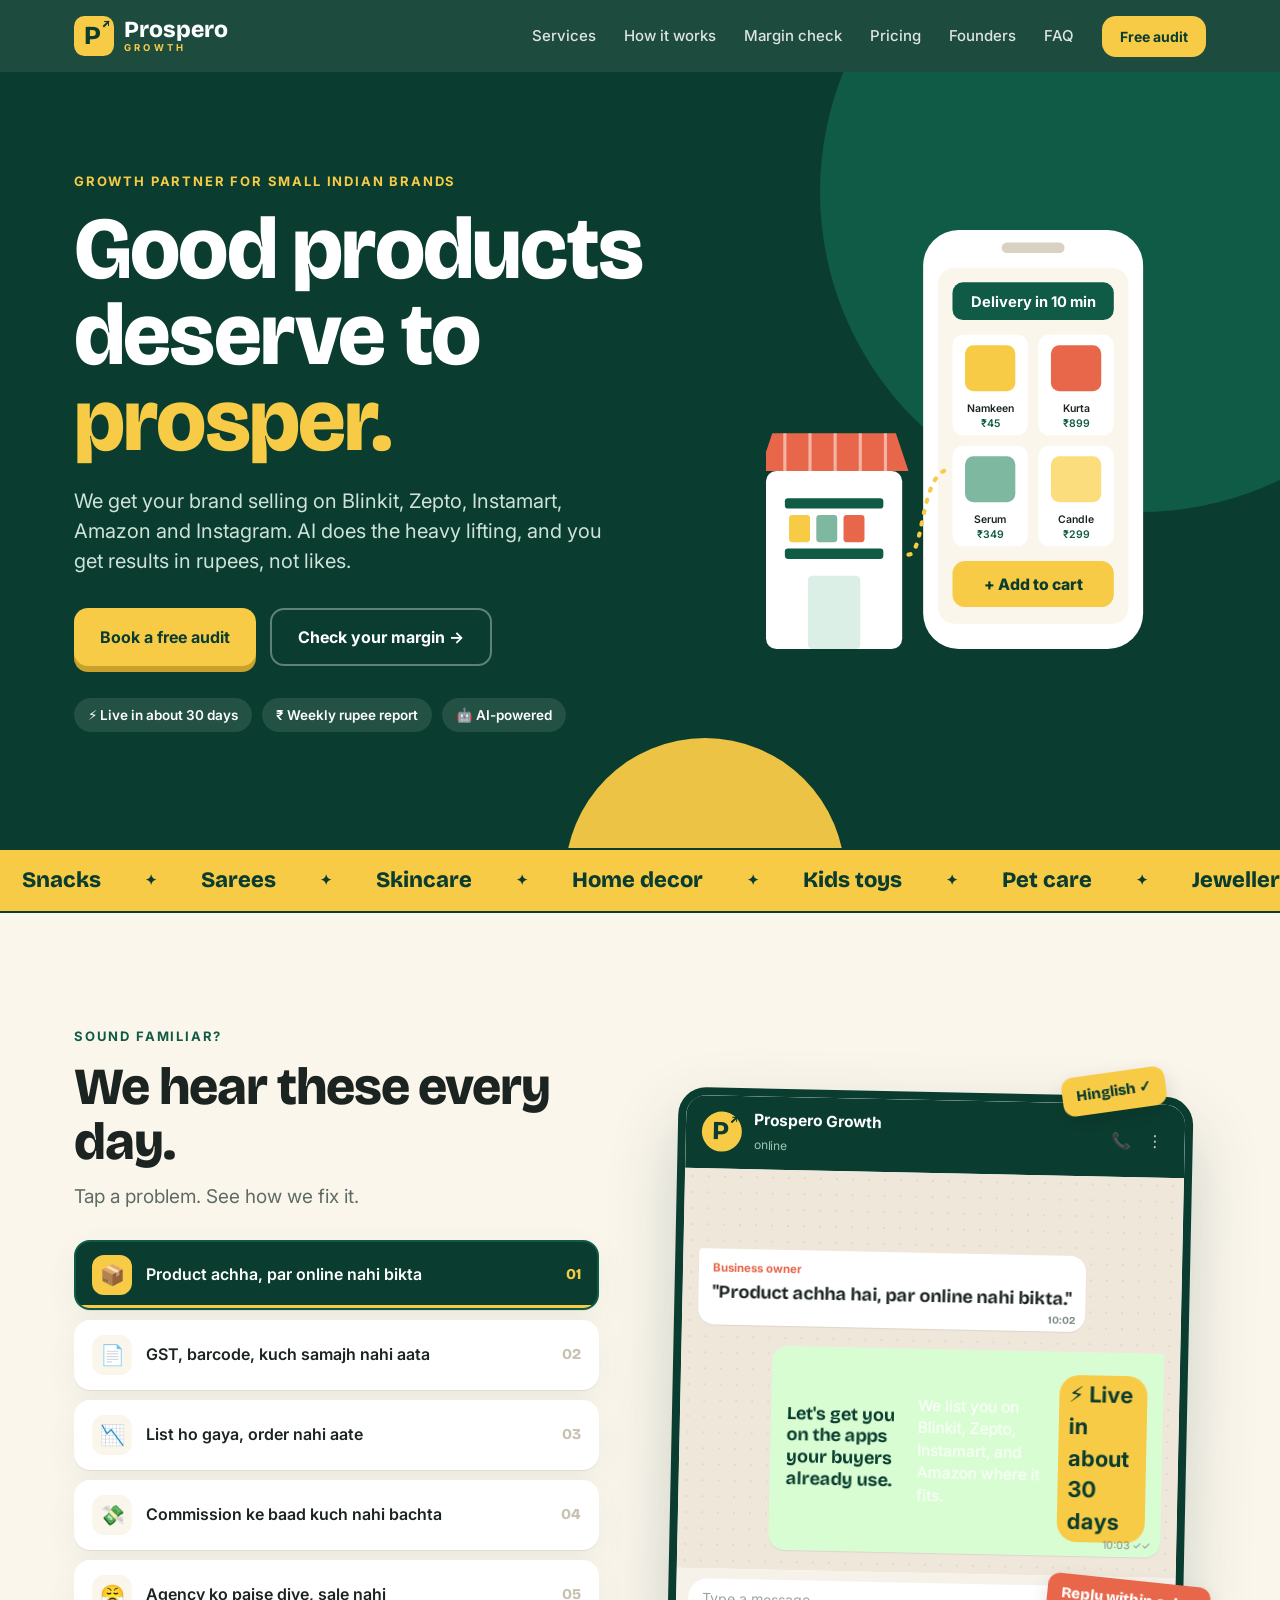
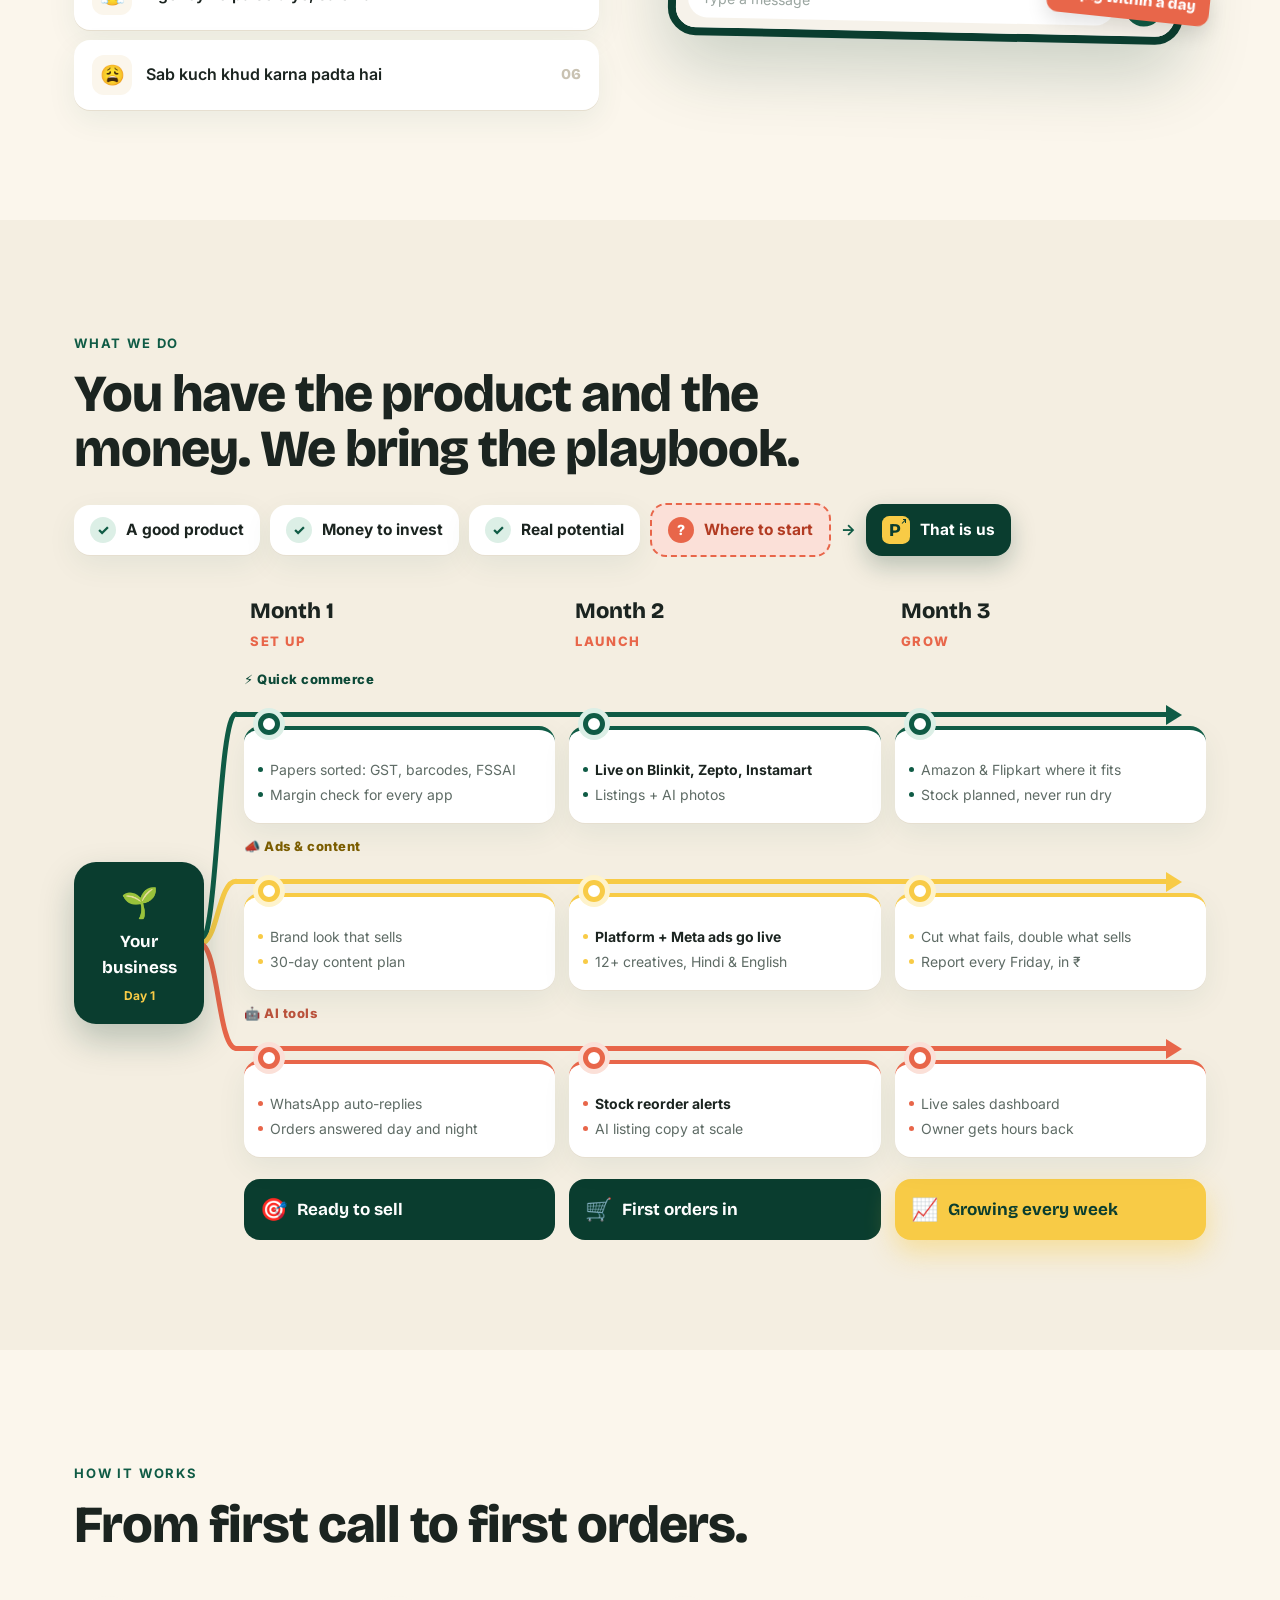
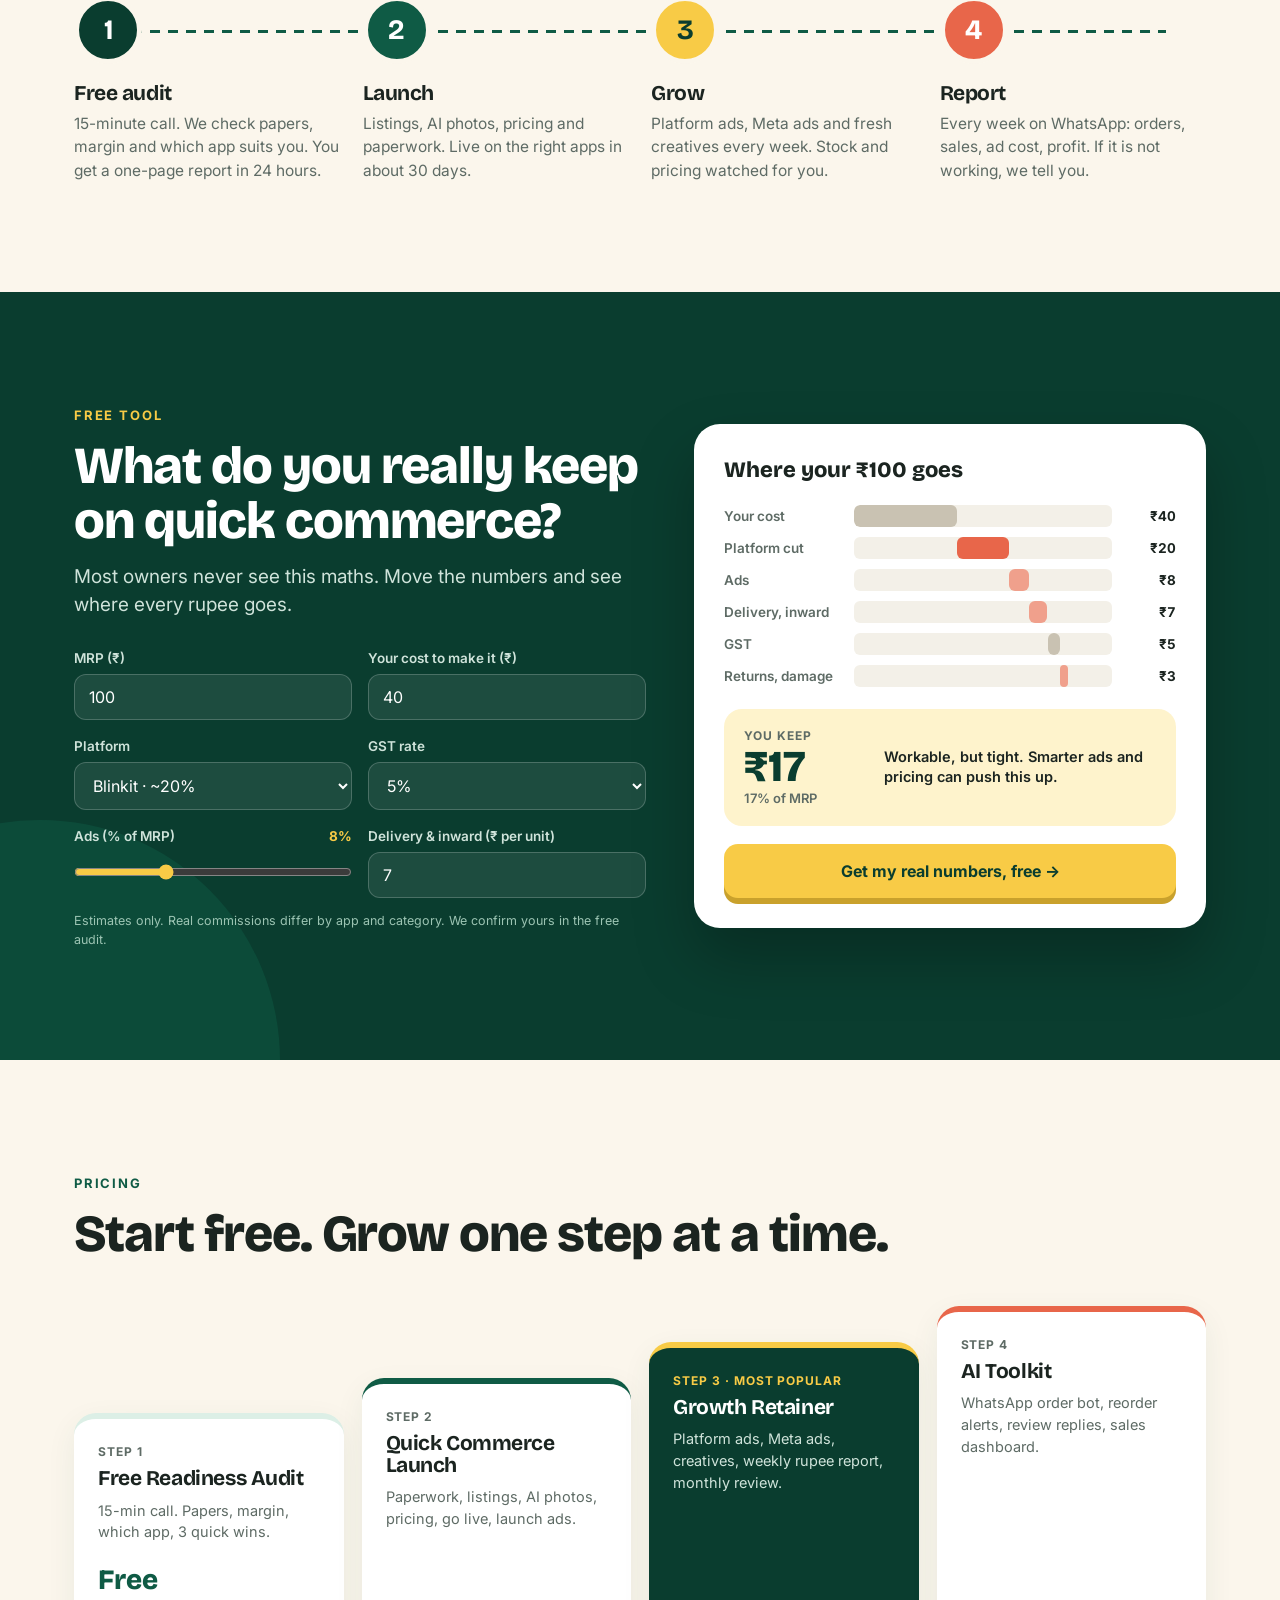
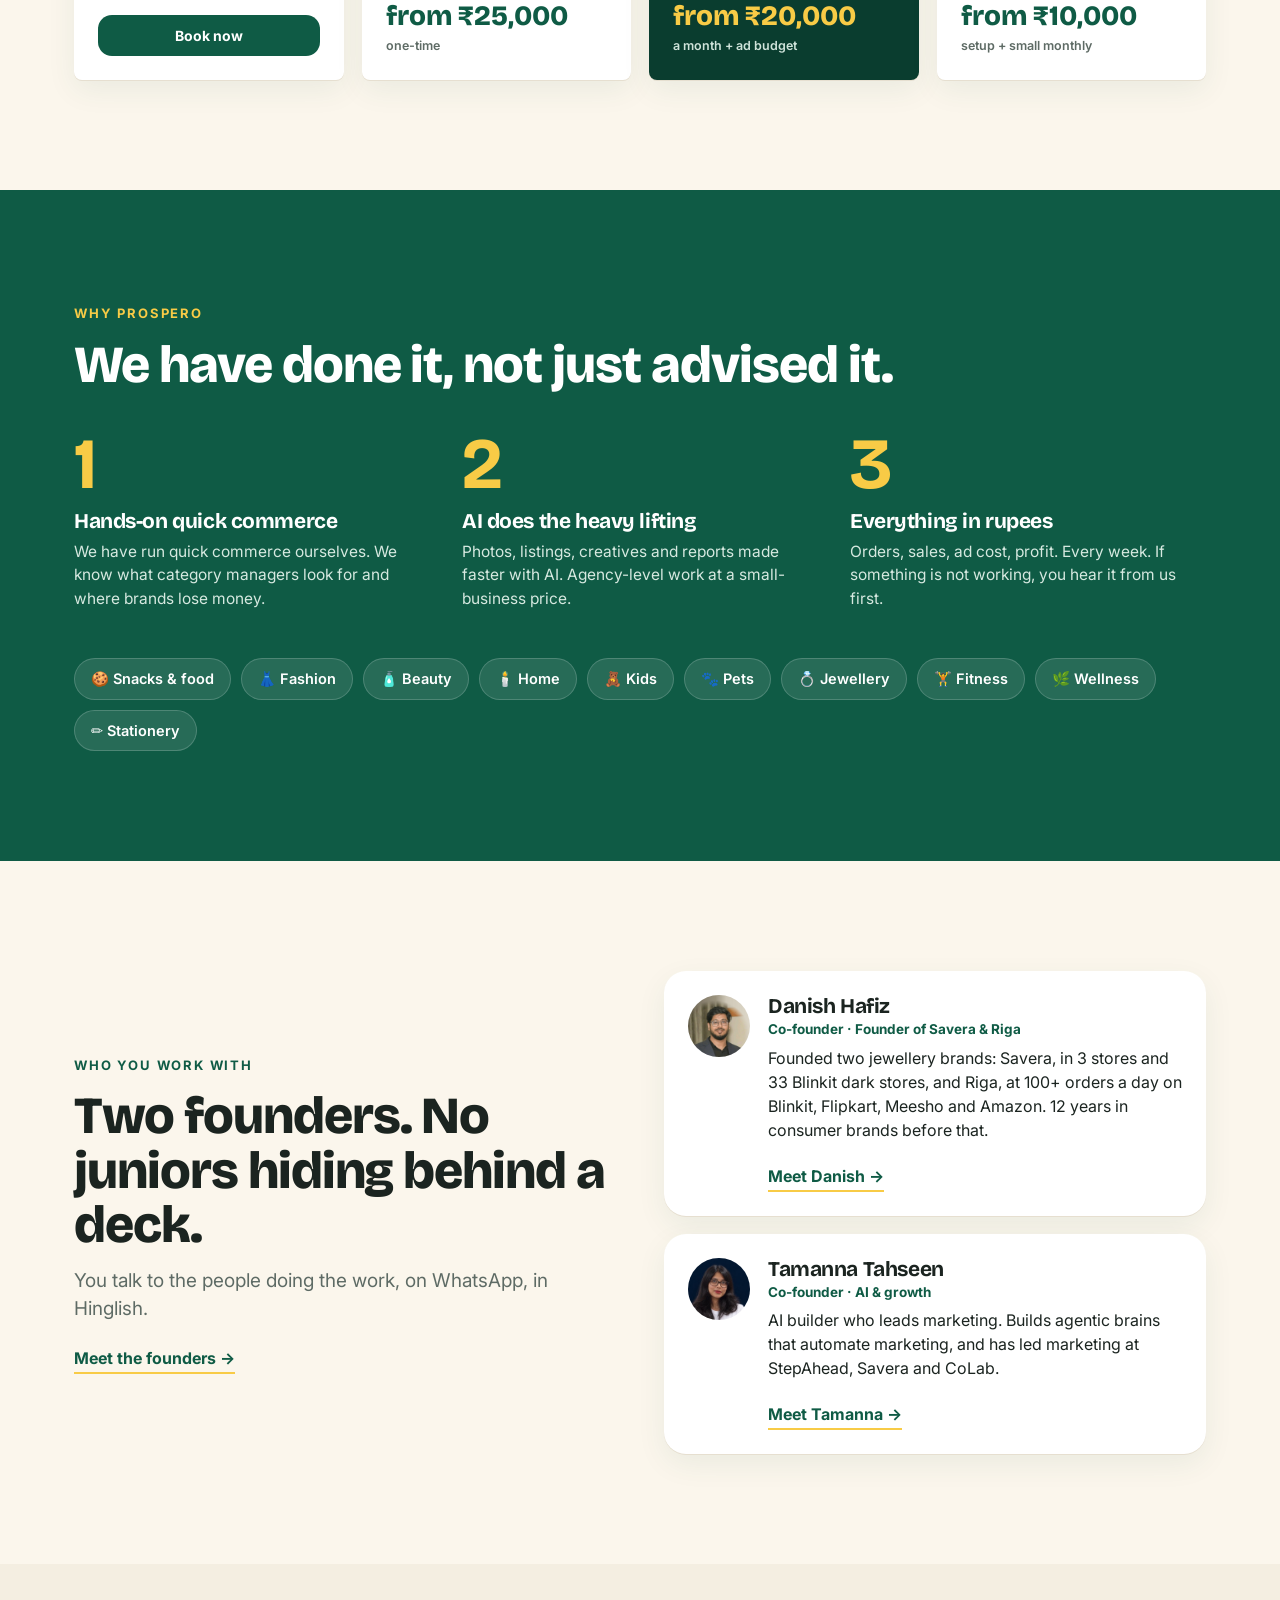
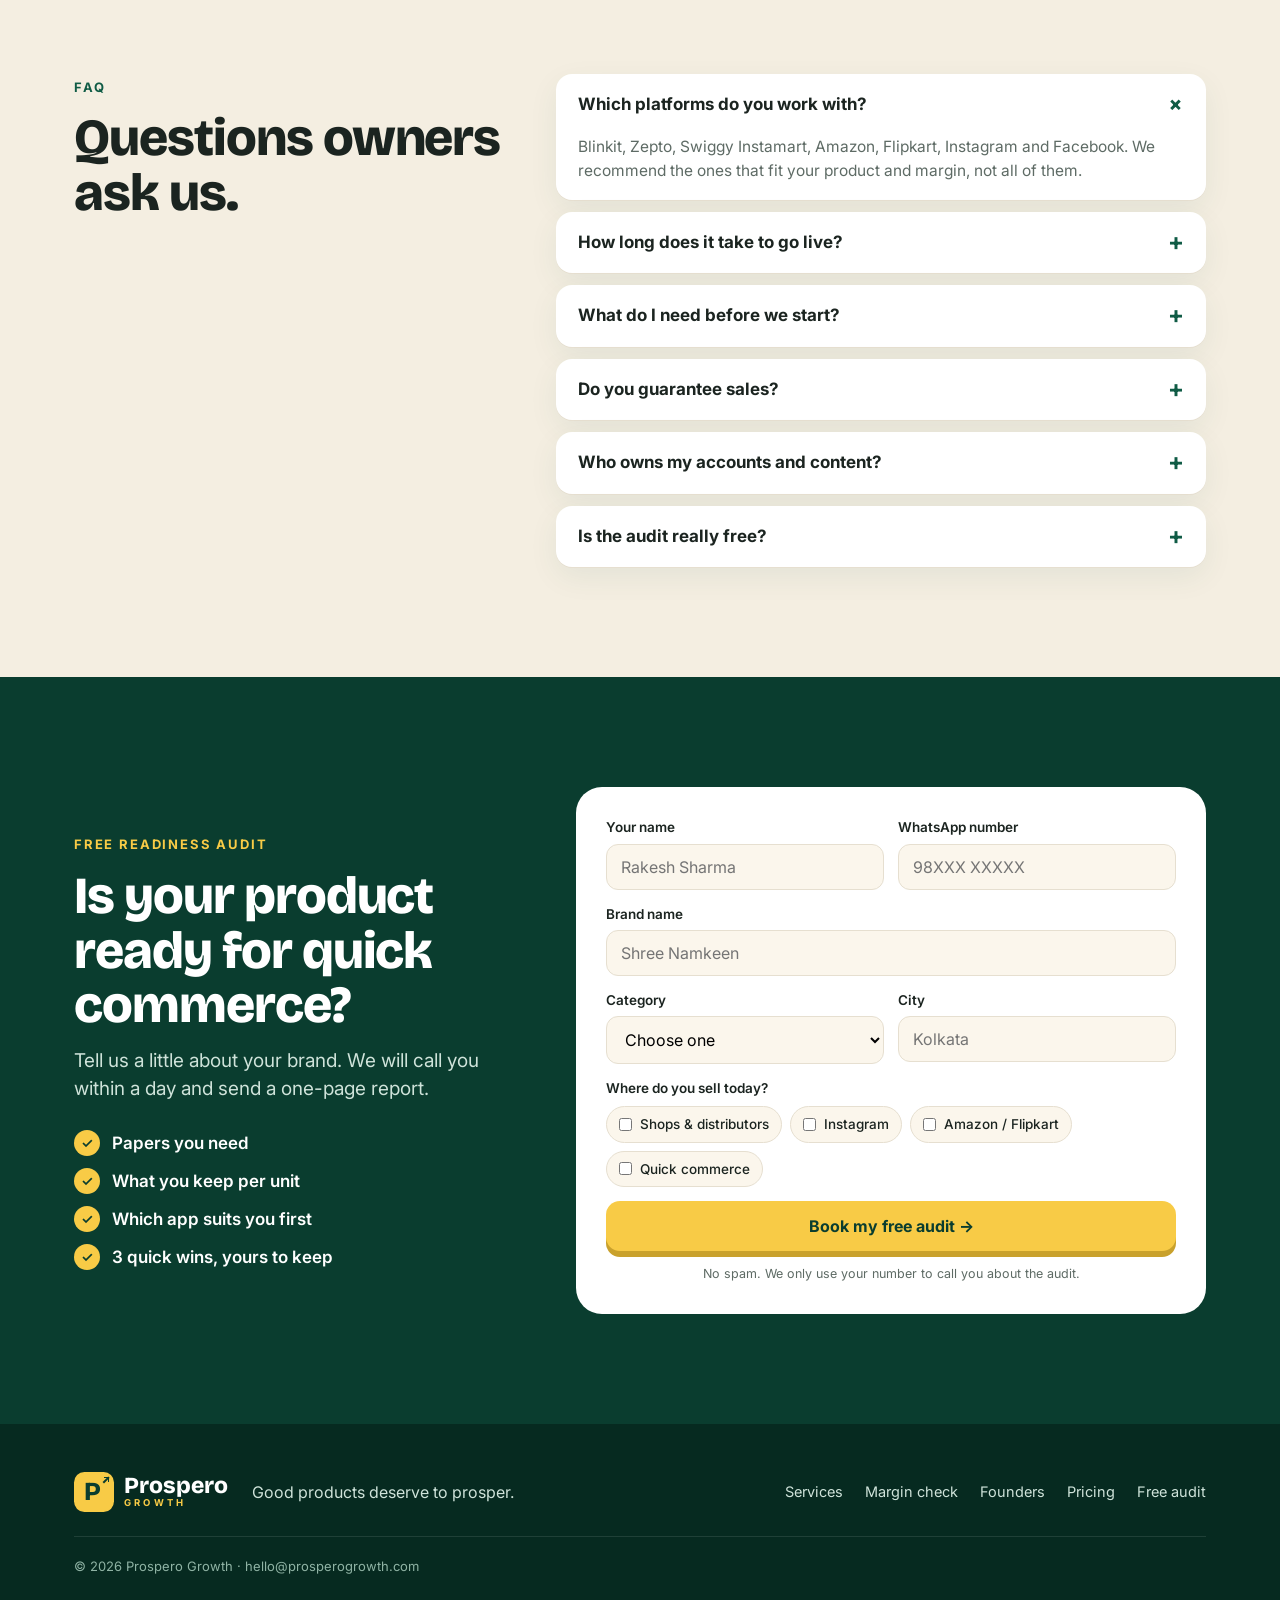
<file: index.html>
<!doctype html>
<html lang="en">
<head>
<meta charset="utf-8">
<meta name="viewport" content="width=device-width, initial-scale=1">
<title>Prospero Growth · Good products deserve to prosper</title>
<meta name="description" content="Prospero Growth gets small Indian brands selling on Blinkit, Zepto, Instamart, Amazon and Instagram. AI-powered growth, reported in rupees.">
<link rel="preconnect" href="https://fonts.googleapis.com">
<link rel="preconnect" href="https://fonts.gstatic.com" crossorigin>
<link href="https://fonts.googleapis.com/css2?family=Bricolage+Grotesque:opsz,wght@12..96,500;12..96,700;12..96,800&family=Inter:wght@400;500;600;700&family=Mukta:wght@700;800&display=swap" rel="stylesheet">
<link rel="icon" href="data:image/svg+xml,%3Csvg xmlns='http://www.w3.org/2000/svg' viewBox='0 0 64 64'%3E%3Crect width='64' height='64' rx='16' fill='%230A3D2F'/%3E%3Ctext x='28' y='47' font-family='Arial Black,Arial' font-weight='900' font-size='40' text-anchor='middle' fill='%23F8CB46'%3EP%3C/text%3E%3Cpath d='M44 12h9v9M53 12l-10 10' stroke='%23fff' stroke-width='4' fill='none' stroke-linecap='round'/%3E%3C/svg%3E">
<link rel="stylesheet" href="styles.css?v=9">
</head>
<body>

<!-- NAV -->
<header class="nav" id="top">
  <div class="wrap navin">
    <a href="#top" class="brand" aria-label="Prospero Growth home">
      <span class="mark">P<i></i></span>
      <span class="wm">Prospero<small>GROWTH</small></span>
    </a>
    <nav class="links" id="links">
      <a href="#services">Services</a>
      <a href="#how">How it works</a>
      <a href="#calculator">Margin check</a>
      <a href="#pricing">Pricing</a>
      <a href="founders">Founders</a>
      <a href="#faq">FAQ</a>
      <a href="#audit" class="btn btn-y sm">Free audit</a>
      <p class="menunote">Free 15-min audit · reply within a day</p>
    </nav>
    <button class="burger" id="burger" aria-label="Open menu"><span></span><span></span><span></span></button>
  </div>
</header>

<!-- HERO -->
<section class="hero">
  <div class="blob b1"></div><div class="blob b2"></div>
  <div class="wrap heroin">
    <div class="herotext reveal">
      <span class="eyebrow light">Growth partner for small Indian brands</span>
      <h1>Good products deserve to <span class="y">prosper.</span></h1>
      <p class="sub">We get your brand selling on Blinkit, Zepto, Instamart, Amazon and Instagram. AI does the heavy lifting, and you get results in rupees, not likes.</p>
      <div class="ctas">
        <a href="#audit" class="btn btn-y">Book a free audit</a>
        <a href="#calculator" class="btn btn-ghost">Check your margin →</a>
      </div>
      <div class="chips">
        <span>⚡ Live in about 30 days</span><span>₹ Weekly rupee report</span><span>🤖 AI-powered</span>
      </div>
    </div>
    <div class="heroart reveal" aria-hidden="true">
      <svg viewBox="0 0 420 460" width="100%">
        <rect x="150" y="20" width="210" height="400" rx="34" fill="#fff"/>
        <rect x="164" y="56" width="182" height="340" rx="16" fill="#FBF6EC"/>
        <rect x="225" y="32" width="60" height="10" rx="5" fill="#d9d2c3"/>
        <rect x="178" y="70" width="154" height="36" rx="10" fill="#0F5B45"/>
        <text x="255" y="94" fill="#fff" font-family="Inter" font-weight="700" font-size="14" text-anchor="middle">Delivery in 10 min</text>
        <g font-family="Inter" font-size="10" font-weight="600">
          <rect x="178" y="120" width="72" height="96" rx="10" fill="#fff"/><rect x="190" y="130" width="48" height="44" rx="8" fill="#F8CB46"/><text x="214" y="194" text-anchor="middle" fill="#1B2420">Namkeen</text><text x="214" y="208" text-anchor="middle" fill="#0F5B45">₹45</text>
          <rect x="260" y="120" width="72" height="96" rx="10" fill="#fff"/><rect x="272" y="130" width="48" height="44" rx="8" fill="#E8664A"/><text x="296" y="194" text-anchor="middle" fill="#1B2420">Kurta</text><text x="296" y="208" text-anchor="middle" fill="#0F5B45">₹899</text>
          <rect x="178" y="226" width="72" height="96" rx="10" fill="#fff"/><rect x="190" y="236" width="48" height="44" rx="8" fill="#7FB8A0"/><text x="214" y="300" text-anchor="middle" fill="#1B2420">Serum</text><text x="214" y="314" text-anchor="middle" fill="#0F5B45">₹349</text>
          <rect x="260" y="226" width="72" height="96" rx="10" fill="#fff"/><rect x="272" y="236" width="48" height="44" rx="8" fill="#FBDD7E"/><text x="296" y="300" text-anchor="middle" fill="#1B2420">Candle</text><text x="296" y="314" text-anchor="middle" fill="#0F5B45">₹299</text>
        </g>
        <rect x="178" y="336" width="154" height="44" rx="12" fill="#F8CB46"/>
        <text x="255" y="364" fill="#0A3D2F" font-family="Inter" font-weight="800" font-size="15" text-anchor="middle">+ Add to cart</text>
        <rect x="0" y="250" width="130" height="170" rx="10" fill="#fff"/>
        <path d="M-6 250 L136 250 L124 214 L6 214 Z" fill="#E8664A"/>
        <path d="M18 214v36M42 214v36M66 214v36M90 214v36M114 214v36" stroke="#fff" stroke-width="3" opacity=".5"/>
        <rect x="18" y="276" width="94" height="10" rx="3" fill="#0F5B45"/>
        <rect x="22" y="292" width="20" height="26" rx="3" fill="#F8CB46"/><rect x="48" y="292" width="20" height="26" rx="3" fill="#7FB8A0"/><rect x="74" y="292" width="20" height="26" rx="3" fill="#E8664A"/>
        <rect x="18" y="324" width="94" height="10" rx="3" fill="#0F5B45"/>
        <rect x="40" y="350" width="50" height="70" rx="4" fill="#DCEFE6"/>
        <path class="dash" d="M136 330 C 150 330, 148 260, 170 250" stroke="#F8CB46" stroke-width="4" fill="none" stroke-dasharray="2 9" stroke-linecap="round"/>
      </svg>
    </div>
  </div>
</section>

<!-- CATEGORY MARQUEE -->
<div class="marquee" aria-label="Categories we work with">
  <div class="track">
    <span>Snacks</span><span>Sarees</span><span>Skincare</span><span>Home decor</span><span>Kids toys</span><span>Pet care</span><span>Jewellery</span><span>Fitness</span><span>Stationery</span><span>Spices</span><span>Candles</span><span>Wellness</span>
    <span>Snacks</span><span>Sarees</span><span>Skincare</span><span>Home decor</span><span>Kids toys</span><span>Pet care</span><span>Jewellery</span><span>Fitness</span><span>Stationery</span><span>Spices</span><span>Candles</span><span>Wellness</span>
  </div>
</div>

<!-- PROBLEMS -->
<section class="sec probsec" id="problems">
  <div class="wrap prob">
    <div class="probleft">
      <span class="eyebrow">Sound familiar?</span>
      <h2>We hear these every day.</h2>
      <p class="lead">Tap a problem. See how we fix it.</p>
      <div class="plist" id="plist" role="tablist" aria-label="Common problems"></div>
    </div>
    <div class="chatwrap">
      <div class="sticker s1">Hinglish ✓</div>
      <div class="sticker s2">Reply within a day</div>
      <div class="chat" aria-live="polite">
        <div class="chathead">
          <span class="mark">P<i></i></span>
          <div><b>Prospero Growth</b><small id="cstatus">online</small></div>
          <span class="chatico">📞 ⋮</span>
        </div>
        <div class="chatbody" id="chatbody">
          <div class="msg in"><span class="who">Business owner</span>"Product achha hai, par online nahi bikta."<time>10:02</time></div>
          <div class="msg out"><b>Let's get you on the apps your buyers already use.</b>We list you on Blinkit, Zepto, Instamart, and Amazon where it fits.<span class="tagp">⚡ Live in about 30 days</span><time>10:03 ✓✓</time></div>
        </div>
        <div class="chatfoot"><span>Type a message</span><b>➤</b></div>
      </div>
    </div>
  </div>
</section>

<!-- SERVICES -->
<section class="sec cream2" id="services">
  <div class="wrap">
    <span class="eyebrow">What we do</span>
    <h2>You have the product and the money. We bring the playbook.</h2>
    <div class="usp reveal">
      <div class="uhave"><span class="ub">✓</span>A good product</div>
      <div class="uhave"><span class="ub">✓</span>Money to invest</div>
      <div class="uhave"><span class="ub">✓</span>Real potential</div>
      <div class="umiss"><span class="ub">?</span>Where to start</div>
      <div class="uarrow">→</div>
      <div class="uus"><span class="mark">P<i></i></span>That is us</div>
    </div>

    <div class="treewrap"><div class="tree" id="tree">
      <svg class="roots" id="roots" aria-hidden="true"><path class="rb g"/><path class="rb y"/><path class="rb c"/></svg>
      <div class="troot">
        <div class="rootcard"><span>🌱</span><b>Your business</b><small>Day 1</small></div>

      </div>
      <div class="tgrid">
        <div class="mh"><b>Month 1</b><span>Set up</span></div>
        <div class="mh"><b>Month 2</b><span>Launch</span></div>
        <div class="mh"><b>Month 3</b><span>Grow</span></div>

        <div class="lane g" style="--d:0">
          <div class="lname">⚡ Quick commerce</div>
          <div class="cell"><i></i><p>Papers sorted: GST, barcodes, FSSAI</p><p>Margin check for every app</p></div>
          <div class="cell"><i></i><p><b>Live on Blinkit, Zepto, Instamart</b></p><p>Listings + AI photos</p></div>
          <div class="cell"><i></i><p>Amazon &amp; Flipkart where it fits</p><p>Stock planned, never run dry</p></div>
        </div>
        <div class="lane y" style="--d:1">
          <div class="lname">📣 Ads &amp; content</div>
          <div class="cell"><i></i><p>Brand look that sells</p><p>30-day content plan</p></div>
          <div class="cell"><i></i><p><b>Platform + Meta ads go live</b></p><p>12+ creatives, Hindi &amp; English</p></div>
          <div class="cell"><i></i><p>Cut what fails, double what sells</p><p>Report every Friday, in ₹</p></div>
        </div>
        <div class="lane c" style="--d:2">
          <div class="lname">🤖 AI tools</div>
          <div class="cell"><i></i><p>WhatsApp auto-replies</p><p>Orders answered day and night</p></div>
          <div class="cell"><i></i><p><b>Stock reorder alerts</b></p><p>AI listing copy at scale</p></div>
          <div class="cell"><i></i><p>Live sales dashboard</p><p>Owner gets hours back</p></div>
        </div>

        <div class="out" style="--m:0"><span>🎯</span><b>Ready to sell</b><em class="om">Month 1</em></div>
        <div class="out" style="--m:1"><span>🛒</span><b>First orders in</b><em class="om">Month 2</em></div>
        <div class="out hot" style="--m:2"><span>📈</span><b>Growing every week</b><em class="om">Month 3</em></div>
      </div>
    </div></div>
    <p class="treehint">Swipe the plan →</p>
  </div>
</section>

<!-- HOW -->
<section class="sec" id="how">
  <div class="wrap">
    <span class="eyebrow">How it works</span>
    <h2>From first call to first orders.</h2>
    <ol class="steps">
      <li class="reveal"><b>1</b><h3>Free audit</h3><p>15-minute call. We check papers, margin and which app suits you. You get a one-page report in 24 hours.</p></li>
      <li class="reveal"><b>2</b><h3>Launch</h3><p>Listings, AI photos, pricing and paperwork. Live on the right apps in about 30 days.</p></li>
      <li class="reveal"><b>3</b><h3>Grow</h3><p>Platform ads, Meta ads and fresh creatives every week. Stock and pricing watched for you.</p></li>
      <li class="reveal"><b>4</b><h3>Report</h3><p>Every week on WhatsApp: orders, sales, ad cost, profit. If it is not working, we tell you.</p></li>
    </ol>
  </div>
</section>

<!-- CALCULATOR -->
<section class="sec dark" id="calculator">
  <div class="blob b3"></div>
  <div class="wrap calc">
    <div class="calctext">
      <span class="eyebrow light">Free tool</span>
      <h2>What do you really keep on quick commerce?</h2>
      <p class="lead light">Most owners never see this maths. Move the numbers and see where every rupee goes.</p>
      <div class="form">
        <label>MRP (₹)<input type="number" id="mrp" value="100" min="1"></label>
        <label>Your cost to make it (₹)<input type="number" id="cost" value="40" min="0"></label>
        <label>Platform
          <select id="plat"><option value="20">Blinkit · ~20%</option><option value="19">Zepto · ~19%</option><option value="18">Instamart · ~18%</option><option value="15">Amazon · ~15%</option></select>
        </label>
        <label>GST rate
          <select id="gst"><option value="5">5%</option><option value="12">12%</option><option value="18">18%</option></select>
        </label>
        <label>Ads (% of MRP)<input type="range" id="ads" min="0" max="25" value="8"><output id="adsv">8%</output></label>
        <label>Delivery &amp; inward (₹ per unit)<input type="number" id="del" value="7" min="0"></label>
      </div>
      <p class="fine">Estimates only. Real commissions differ by app and category. We confirm yours in the free audit.</p>
    </div>
    <div class="calccard">
      <div class="cchead"><span>Where your ₹<em id="mrpv">100</em> goes</span></div>
      <div class="bars" id="bars"></div>
      <div class="keep"><div><small>You keep</small><strong id="keep">₹17</strong><span id="keeppct">17% of MRP</span></div><p id="verdict"></p></div>
      <a href="#audit" class="btn btn-y full">Get my real numbers, free →</a>
    </div>
  </div>
</section>

<!-- PRICING -->
<section class="sec" id="pricing">
  <div class="wrap">
    <span class="eyebrow">Pricing</span>
    <h2>Start free. Grow one step at a time.</h2>
    <p class="swipehint">Swipe →</p>
    <div class="ladder swipe">
      <div class="tier reveal" style="--h:1"><small>Step 1</small><h3>Free Readiness Audit</h3><p>15-min call. Papers, margin, which app, 3 quick wins.</p><div class="price">Free</div><a href="#audit" class="btn btn-g sm">Book now</a></div>
      <div class="tier reveal" style="--h:2"><small>Step 2</small><h3>Quick Commerce Launch</h3><p>Paperwork, listings, AI photos, pricing, go live, launch ads.</p><div class="price">from ₹25,000<span>one-time</span></div></div>
      <div class="tier hot reveal" style="--h:3"><small>Step 3 · most popular</small><h3>Growth Retainer</h3><p>Platform ads, Meta ads, creatives, weekly rupee report, monthly review.</p><div class="price">from ₹20,000<span>a month + ad budget</span></div></div>
      <div class="tier reveal" style="--h:4"><small>Step 4</small><h3>AI Toolkit</h3><p>WhatsApp order bot, reorder alerts, review replies, sales dashboard.</p><div class="price">from ₹10,000<span>setup + small monthly</span></div></div>
    </div>
  </div>
</section>

<!-- WHY + WHO -->
<section class="sec dark2" id="why">
  <div class="wrap">
    <span class="eyebrow light">Why Prospero</span>
    <h2 class="light">We have done it, not just advised it.</h2>
    <div class="why">
      <div class="reveal"><b>1</b><h3>Hands-on quick commerce</h3><p>We have run quick commerce ourselves. We know what category managers look for and where brands lose money.</p></div>
      <div class="reveal"><b>2</b><h3>AI does the heavy lifting</h3><p>Photos, listings, creatives and reports made faster with AI. Agency-level work at a small-business price.</p></div>
      <div class="reveal"><b>3</b><h3>Everything in rupees</h3><p>Orders, sales, ad cost, profit. Every week. If something is not working, you hear it from us first.</p></div>
    </div>
    <div class="cats swipe">
      <span>🍪 Snacks &amp; food</span><span>👗 Fashion</span><span>🧴 Beauty</span><span>🕯️ Home</span><span>🧸 Kids</span><span>🐾 Pets</span><span>💍 Jewellery</span><span>🏋️ Fitness</span><span>🌿 Wellness</span><span>✏️ Stationery</span>
    </div>
  </div>
</section>

<!-- TEAM -->
<section class="sec" id="team">
  <div class="wrap team">
    <div>
      <span class="eyebrow">Who you work with</span>
      <h2>Two founders. No juniors hiding behind a deck.</h2>
      <p class="lead">You talk to the people doing the work, on WhatsApp, in Hinglish.</p>
      <a href="founders" class="fteaser">Meet the founders →</a>
    </div>
    <div class="people">
      <a href="danish" class="person card reveal"><span class="avatar" style="background:var(--g);overflow:hidden"><img src="img/danish.jpg?v=2" alt="" style="width:100%;height:100%;object-fit:cover"></span><div><h3>Danish Hafiz</h3><p class="role">Co-founder · Founder of Savera &amp; Riga</p><p>Founded two jewellery brands: Savera, in 3 stores and 33 Blinkit dark stores, and Riga, at 100+ orders a day on Blinkit, Flipkart, Meesho and Amazon. 12 years in consumer brands before that.</p><span class="fteaser">Meet Danish →</span></div></a>
      <a href="tamanna" class="person card reveal"><span class="avatar" style="background:var(--c);overflow:hidden"><img src="img/tamanna.jpg" alt="" style="width:100%;height:100%;object-fit:cover"></span><div><h3>Tamanna Tahseen</h3><p class="role">Co-founder · AI &amp; growth</p><p>AI builder who leads marketing. Builds agentic brains that automate marketing, and has led marketing at StepAhead, Savera and CoLab.</p><span class="fteaser">Meet Tamanna →</span></div></a>
    </div>
  </div>
</section>

<!-- FAQ -->
<section class="sec cream2" id="faq">
  <div class="wrap faqwrap">
    <div><span class="eyebrow">FAQ</span><h2>Questions owners ask us.</h2></div>
    <div class="faq">
      <details open><summary>Which platforms do you work with?</summary><p>Blinkit, Zepto, Swiggy Instamart, Amazon, Flipkart, Instagram and Facebook. We recommend the ones that fit your product and margin, not all of them.</p></details>
      <details><summary>How long does it take to go live?</summary><p>Usually about 30 days if your papers are ready. Approval timelines depend on the platform and your category.</p></details>
      <details><summary>What do I need before we start?</summary><p>GST, PAN and a bank account. Barcodes for most platforms, and FSSAI if you sell food. Missing something? We help you sort it out.</p></details>
      <details><summary>Do you guarantee sales?</summary><p>No honest agency can. We promise clear work, fast action and a weekly report in rupees, so you always know what is working.</p></details>
      <details><summary>Who owns my accounts and content?</summary><p>You do. Seller accounts, ad accounts and creatives are in your name. If we part ways, everything stays with you.</p></details>
      <details><summary>Is the audit really free?</summary><p>Yes. 15 minutes, a one-page report and 3 quick wins you can use even if you never hire us.</p></details>
    </div>
  </div>
</section>

<!-- AUDIT FORM -->
<section class="sec audit" id="audit">
  <div class="wrap auditin">
    <div class="audittext">
      <span class="eyebrow light">Free readiness audit</span>
      <h2>Is your product ready for quick commerce?</h2>
      <p class="lead light">Tell us a little about your brand. We will call you within a day and send a one-page report.</p>
      <ul class="ticks"><li>Papers you need</li><li>What you keep per unit</li><li>Which app suits you first</li><li>3 quick wins, yours to keep</li></ul>
    </div>
    <form class="auditform" id="auditform">
      <div class="two">
        <label>Your name<input required name="name" placeholder="Rakesh Sharma"></label>
        <label>WhatsApp number<input required name="phone" type="tel" placeholder="98XXX XXXXX"></label>
      </div>
      <label>Brand name<input required name="brand" placeholder="Shree Namkeen"></label>
      <div class="two">
        <label>Category
          <select name="category" required><option value="">Choose one</option><option>Snacks &amp; food</option><option>Fashion</option><option>Beauty &amp; personal care</option><option>Home &amp; decor</option><option>Kids &amp; toys</option><option>Pet care</option><option>Jewellery</option><option>Fitness &amp; wellness</option><option>Other</option></select>
        </label>
        <label>City<input name="city" placeholder="Kolkata"></label>
      </div>
      <fieldset><legend>Where do you sell today?</legend>
        <label class="ck"><input type="checkbox" name="where" value="Shops">Shops &amp; distributors</label>
        <label class="ck"><input type="checkbox" name="where" value="Instagram">Instagram</label>
        <label class="ck"><input type="checkbox" name="where" value="Amazon/Flipkart">Amazon / Flipkart</label>
        <label class="ck"><input type="checkbox" name="where" value="Quick commerce">Quick commerce</label>
      </fieldset>
      <button class="btn btn-y full" type="submit">Book my free audit →</button>
      <p class="fine onwhite">No spam. We only use your number to call you about the audit.</p>
      <div class="thanks" id="thanks" hidden><strong>Thank you!</strong><p>We will WhatsApp you within a day to fix a time.</p></div>
    </form>
  </div>
</section>

<footer class="foot">
  <div class="wrap footin">
    <a href="#top" class="brand"><span class="mark">P<i></i></span><span class="wm">Prospero<small>GROWTH</small></span></a>
    <p>Good products deserve to prosper.</p>
    <div class="flinks"><a href="#services">Services</a><a href="#calculator">Margin check</a><a href="founders">Founders</a><a href="#pricing">Pricing</a><a href="#audit">Free audit</a></div>
    <p class="copy">© 2026 Prospero Growth · hello@prosperogrowth.com</p>
  </div>
</footer>

<div class="mbar" id="mbar" aria-hidden="true">
  <a href="#calculator" class="mb2">₹ Margin check</a>
  <a href="#audit" class="btn btn-y">Book free audit</a>
</div>
<script src="app.js?v=9"></script>
</body>
</html>
</file>
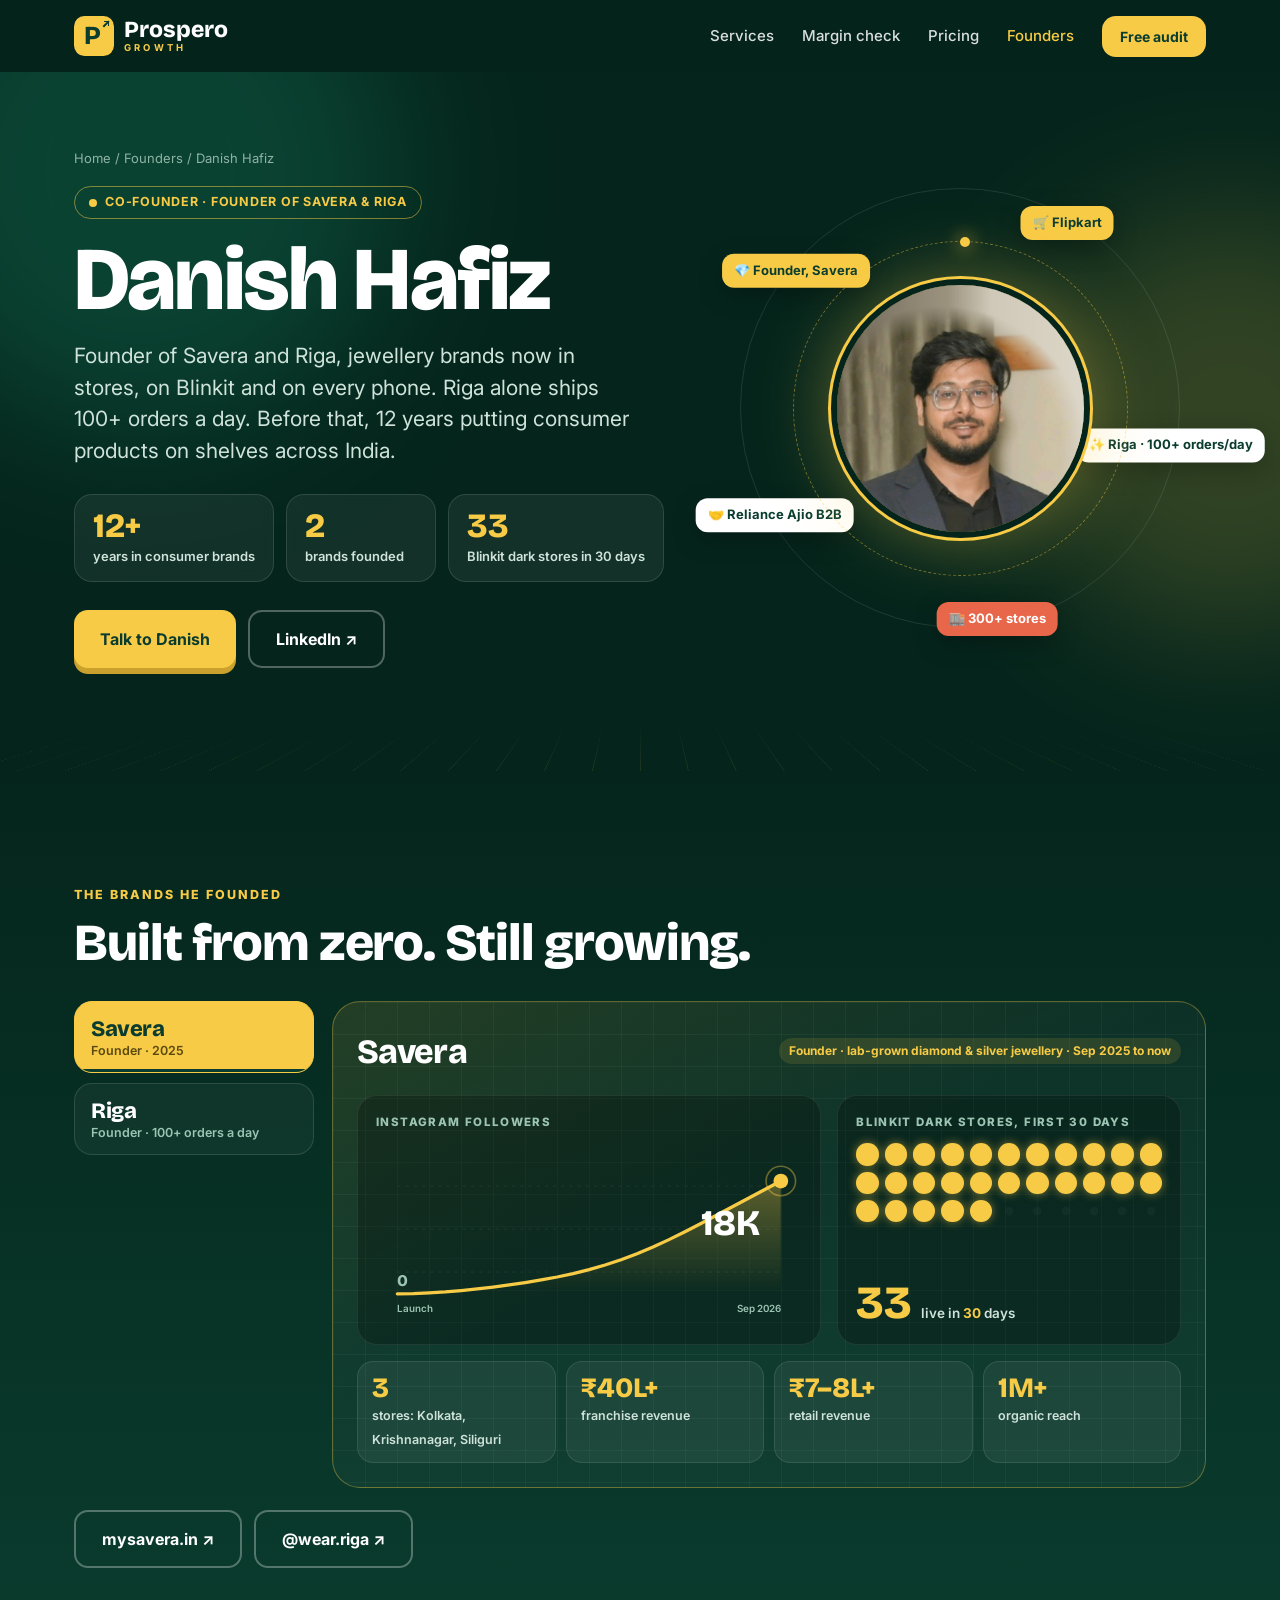
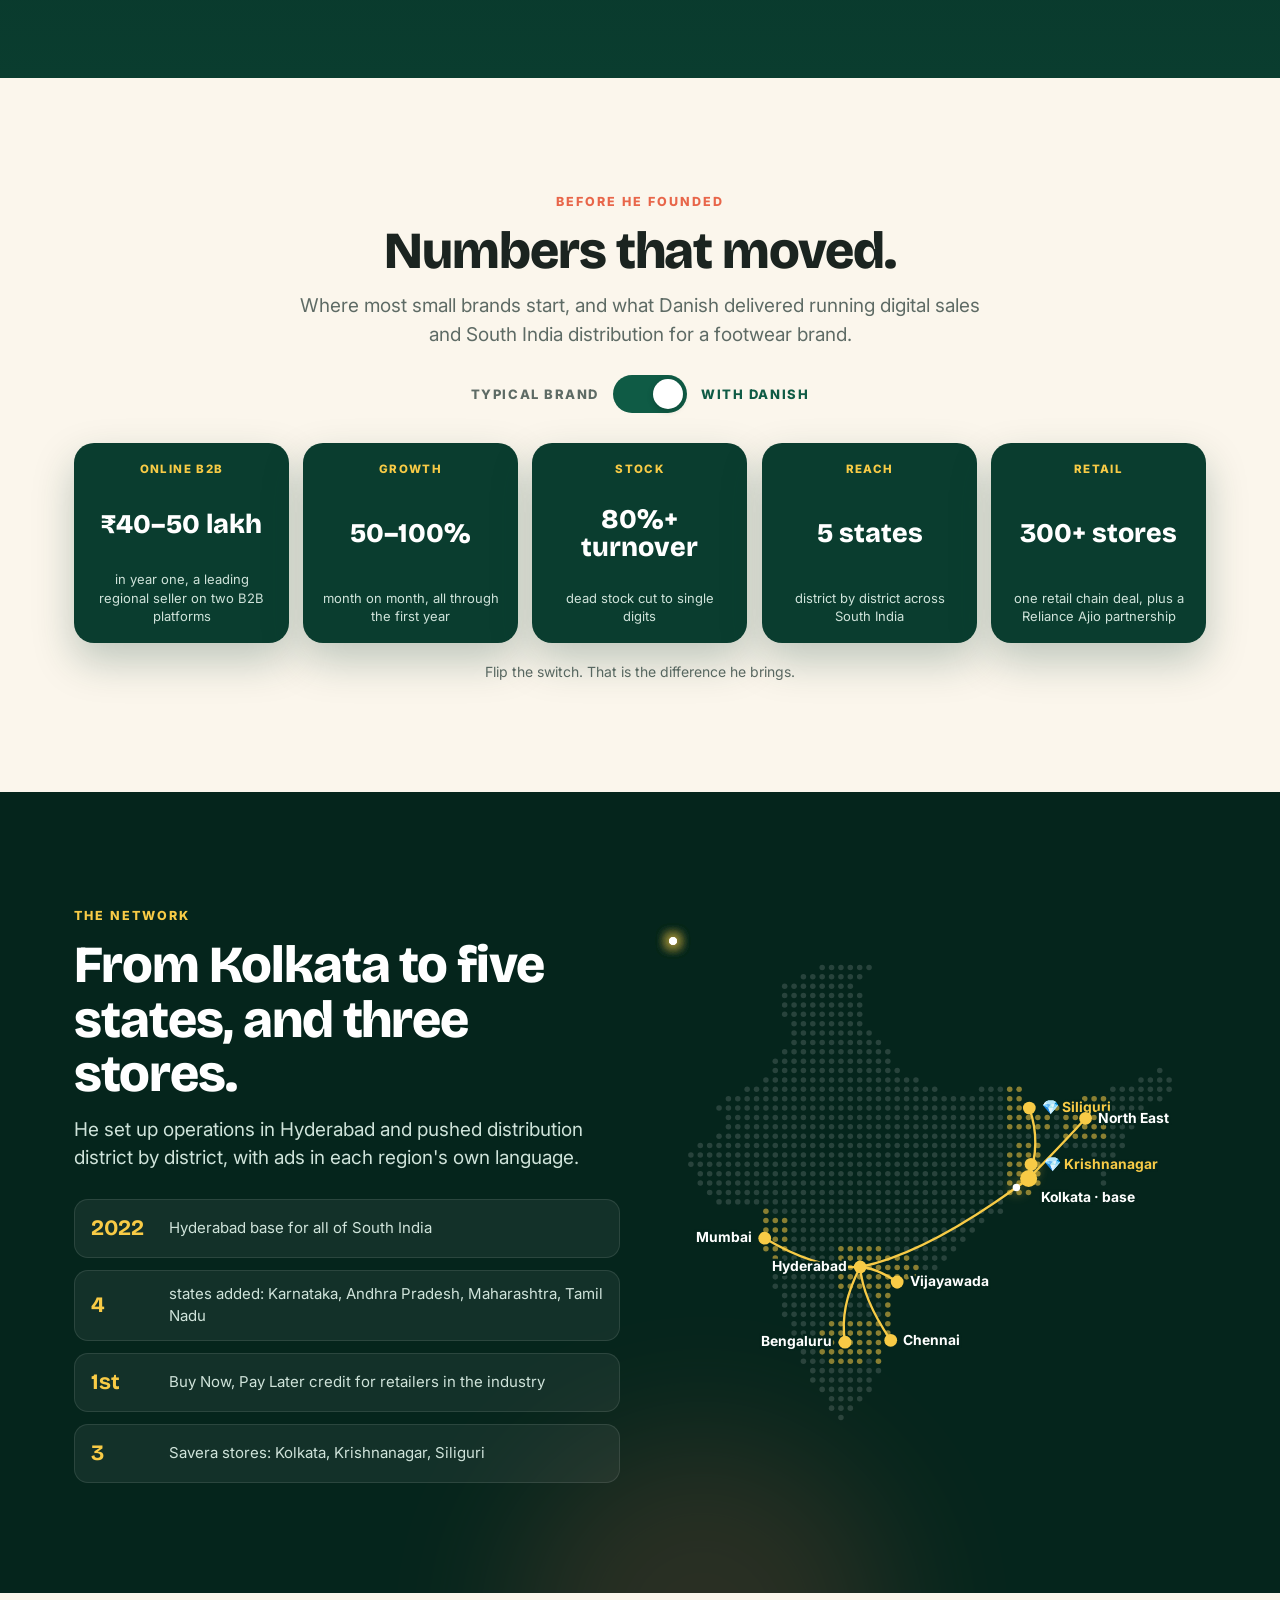
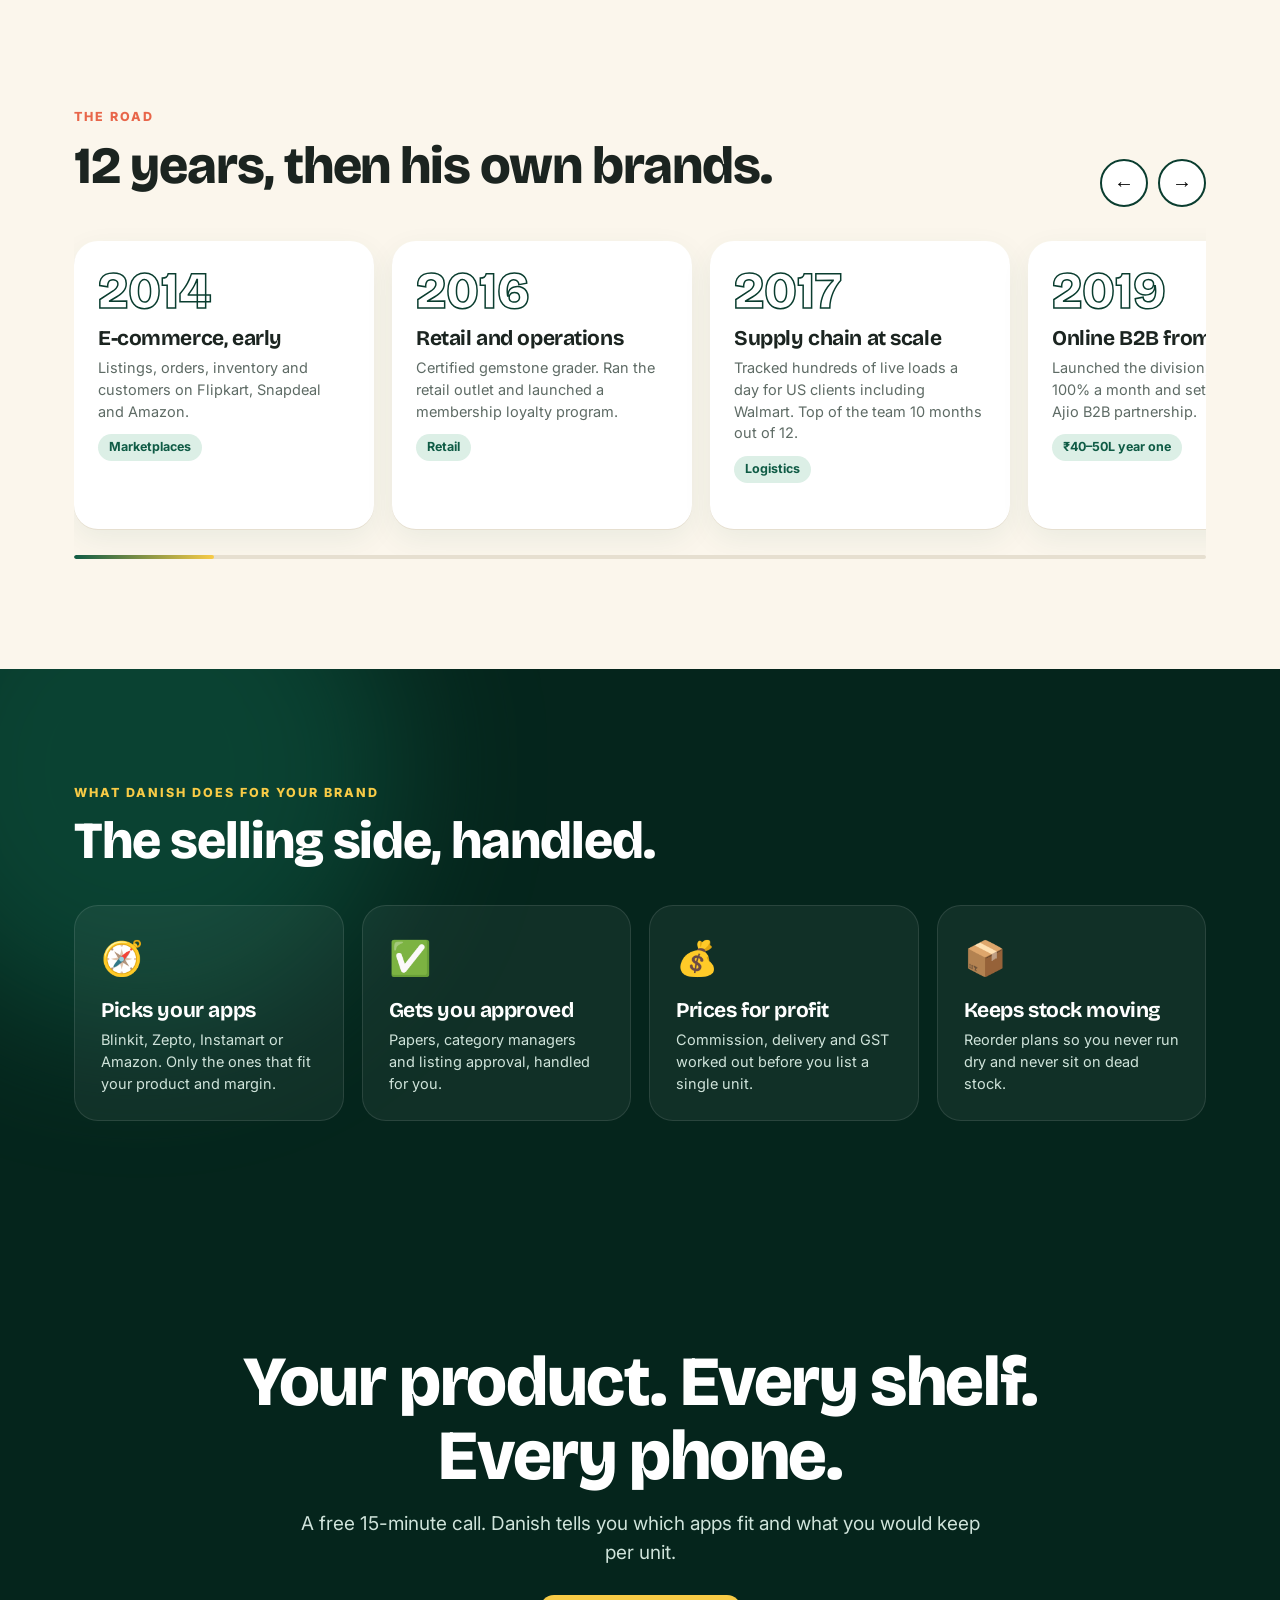
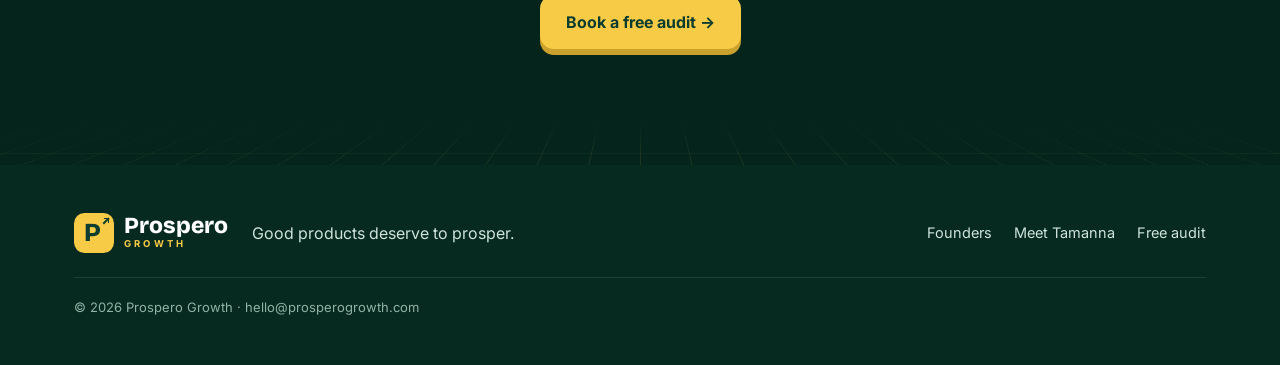
<file: danish.html>
<!doctype html>
<html lang="en">
<head>
<meta charset="utf-8">
<meta name="viewport" content="width=device-width, initial-scale=1">
<title>Danish Hafiz · Co-founder · Prospero Growth</title>
<meta name="description" content="Danish Hafiz, co-founder of Prospero Growth. 12 years putting consumer products on shelves, platforms and phones across India.">
<link rel="preconnect" href="https://fonts.googleapis.com">
<link rel="preconnect" href="https://fonts.gstatic.com" crossorigin>
<link href="https://fonts.googleapis.com/css2?family=Bricolage+Grotesque:opsz,wght@12..96,500;12..96,700;12..96,800&family=Inter:wght@400;500;600;700;800&display=swap" rel="stylesheet">
<link rel="icon" href="data:image/svg+xml,%3Csvg xmlns='http://www.w3.org/2000/svg' viewBox='0 0 64 64'%3E%3Crect width='64' height='64' rx='16' fill='%230A3D2F'/%3E%3Ctext x='28' y='47' font-family='Arial Black,Arial' font-weight='900' font-size='40' text-anchor='middle' fill='%23F8CB46'%3EP%3C/text%3E%3Cpath d='M44 12h9v9M53 12l-10 10' stroke='%23fff' stroke-width='4' fill='none' stroke-linecap='round'/%3E%3C/svg%3E">
<link rel="stylesheet" href="styles.css?v=6">
<link rel="stylesheet" href="founder.css?v=10">
</head>
<body class="fx">

<header class="nav" id="top">
  <div class="wrap navin">
    <a href="./" class="brand" aria-label="Prospero Growth home"><span class="mark">P<i></i></span><span class="wm">Prospero<small>GROWTH</small></span></a>
    <nav class="links" id="links">
      <a href="./#services">Services</a>
      <a href="./#calculator">Margin check</a>
      <a href="./#pricing">Pricing</a>
      <a href="founders" class="cur">Founders</a>
      <a href="./#audit" class="btn btn-y sm">Free audit</a>
      <p class="menunote">Free 15-min audit · reply within a day</p>
    </nav>
    <button class="burger" id="burger" aria-label="Open menu"><span></span><span></span><span></span></button>
  </div>
</header>

<!-- HERO -->
<section class="night fp-hero">
  <div class="aurora a1"></div><div class="aurora a2"></div><div class="floor"></div>
  <div class="wrap fp-heroin">
    <div>
      <div class="crumbs"><a href="./">Home</a> / <a href="founders">Founders</a> / Danish Hafiz</div>
      <span class="rolechip"><i></i>Co-founder · Founder of Savera &amp; Riga</span>
      <h1 class="glowtxt">Danish Hafiz</h1>
      <p class="fp-lede">Founder of Savera and Riga, jewellery brands now in stores, on Blinkit and on every phone. Riga alone ships 100+ orders a day. Before that, 12 years putting consumer products on shelves across India.</p>
      <div class="statcards">
        <div class="sc"><strong data-count="12" data-suffix="+">12+</strong><span>years in consumer brands</span></div>
        <div class="sc"><strong data-count="2">2</strong><span>brands founded</span></div>
        <div class="sc"><strong data-count="33">33</strong><span>Blinkit dark stores in 30 days</span></div>
      </div>
      <div class="herobtns">
        <a href="./#audit" class="btn btn-y">Talk to Danish</a>
        <a href="https://www.linkedin.com/in/danishhfz99" target="_blank" rel="noopener" class="btn btn-li">LinkedIn ↗</a>
      </div>
    </div>
    <div class="orbit" aria-hidden="true">
      <div class="ring r2">
        <div class="badge y" style="--a:-60deg"><span>🛒 Flipkart</span></div>
        <div class="badge" style="--a:10deg"><span>✨ Riga · 100+ orders/day</span></div>
        <div class="badge c" style="--a:80deg"><span>🏬 300+ stores</span></div>
        <div class="badge" style="--a:150deg"><span>🤝 Reliance Ajio B2B</span></div>
        <div class="badge y" style="--a:220deg"><span>💎 Founder, Savera</span></div>
      </div>
      <div class="ring r1"><span class="spark"></span></div>
      <div class="core"><img src="img/danish.jpg?v=2" alt="Danish Hafiz" width="480" height="480"></div>
    </div>
  </div>
</section>

<!-- FOUNDED -->
<section class="sec night ledsec">
  <div class="wrap">
    <span class="kicker">The brands he founded</span>
    <h2>Built from zero. Still growing.</h2>
    <div class="console" id="console">
      <div class="ctabs" role="tablist">
        <button class="ctab on" data-p="0"><b>Savera</b><span>Founder · 2025</span><i></i></button>
        <button class="ctab" data-p="1"><b>Riga</b><span>Founder · 100+ orders a day</span><i></i></button>
      </div>
      <div class="cpanel">
        <div class="pane on">
          <div class="phead"><span class="wmk">Savera</span><span class="since">Founder · lab-grown diamond &amp; silver jewellery · Sep 2025 to now</span></div>
          <div class="pviz">
            <div class="vcard wide"><small>Instagram followers</small><div class="viz-line" data-to="18K" data-from="0" data-x0="Launch" data-x1="Sep 2026"></div></div>
            <div class="vcard"><small>Blinkit dark stores, first 30 days</small><div class="viz-dots" data-n="33" data-total="33" data-cols="11"></div><div class="vfoot"><b class="vbig" data-tick="33">33</b><span>live in <b class="vday" data-tick="30">30</b> days</span></div></div>
          </div>
          <div class="kpis"><div><strong>3</strong><span>stores: Kolkata, Krishnanagar, Siliguri</span></div><div><strong>₹40L+</strong><span>franchise revenue</span></div><div><strong>₹7–8L+</strong><span>retail revenue</span></div><div><strong>1M+</strong><span>organic reach</span></div></div>
        </div>
        <div class="pane">
          <div class="phead"><span class="wmk">Riga</span><span class="since">Founder · everyday jewellery · on 4 marketplaces</span></div>
          <div class="pviz">
            <div class="vcard wide"><small>Instagram followers</small><div class="viz-line" data-to="3.2K+" data-from="0" data-x0="Launch" data-x1="Sep 2026"></div></div>
            <div class="vcard"><small>Orders, every single day</small><div class="viz-dots ord" data-n="100" data-total="100" data-cols="20"></div><div class="vfoot"><b class="vbig" data-tick="100">100</b><b class="vbig" style="margin-left:-10px">+</b><span>orders a day · each dot is one</span></div></div>
          </div>
          <div class="plats"><span class="pl-l">Listed on</span><span class="plat" style="--c:#F8CB46">Blinkit</span><span class="plat" style="--c:#2874F0">Flipkart</span><span class="plat" style="--c:#9C1A80">Meesho</span><span class="plat" style="--c:#FF9900">Amazon</span></div>
        </div>
      </div>
    </div>
    <div class="herobtns" style="margin-top:22px"><a href="https://mysavera.in" target="_blank" rel="noopener" class="btn btn-li">mysavera.in ↗</a><a href="https://www.instagram.com/wear.riga/" target="_blank" rel="noopener" class="btn btn-li">@wear.riga ↗</a></div>
  </div>
</section>

<!-- FLIP -->
<section class="sec paper center">
  <div class="wrap">
    <span class="kicker">Before he founded</span>
    <h2>Numbers that moved.</h2>
    <p class="lead">Where most small brands start, and what Danish delivered running digital sales and South India distribution for a footwear brand.</p>
    <button class="switch" data-for="flips" aria-pressed="false"><span class="l1">Typical brand</span><span class="tr"></span><span class="l2">With Danish</span></button>
    <div class="flipgrid" id="flips">
      <div class="flip"><div class="in">
        <div class="face f"><small>Online B2B</small><strong>No online channel</strong><p>Sales only through local dealers</p></div>
        <div class="face b"><small>Online B2B</small><strong>₹40–50 lakh</strong><p>in year one, a leading regional seller on two B2B platforms</p></div>
      </div></div>
      <div class="flip"><div class="in">
        <div class="face f"><small>Growth</small><strong>Flat months</strong><p>No digital momentum</p></div>
        <div class="face b"><small>Growth</small><strong>50–100%</strong><p>month on month, all through the first year</p></div>
      </div></div>
      <div class="flip"><div class="in">
        <div class="face f"><small>Stock</small><strong>Dead stock piling up</strong><p>Cash stuck on shelves</p></div>
        <div class="face b"><small>Stock</small><strong>80%+ turnover</strong><p>dead stock cut to single digits</p></div>
      </div></div>
      <div class="flip"><div class="in">
        <div class="face f"><small>Reach</small><strong>One city</strong><p>Local shops only</p></div>
        <div class="face b"><small>Reach</small><strong>5 states</strong><p>district by district across South India</p></div>
      </div></div>
      <div class="flip"><div class="in">
        <div class="face f"><small>Retail</small><strong>Dealer by dealer</strong><p>One shop at a time</p></div>
        <div class="face b"><small>Retail</small><strong>300+ stores</strong><p>one retail chain deal, plus a Reliance Ajio partnership</p></div>
      </div></div>
    </div>
    <p class="fliphint">Flip the switch. That is the difference he brings.</p>
  </div>
</section>

<!-- MAP -->
<section class="sec night">
  <div class="aurora a3"></div>
  <div class="wrap mapwrap">
    <div>
      <span class="kicker">The network</span>
      <h2>From Kolkata to five states, and three stores.</h2>
      <p class="lead">He set up operations in Hyderabad and pushed distribution district by district, with ads in each region's own language.</p>
      <div class="legend">
        <div><b>2022</b>Hyderabad base for all of South India</div>
        <div><b>4</b>states added: Karnataka, Andhra Pradesh, Maharashtra, Tamil Nadu</div>
        <div><b>1st</b>Buy Now, Pay Later credit for retailers in the industry</div>
        <div><b>3</b>Savera stores: Kolkata, Krishnanagar, Siliguri</div>
      </div>
    </div>
    <svg class="indiamap" id="indiamap" role="img" aria-label="Map of India showing distribution routes from Kolkata and Hyderabad"></svg>
  </div>
</section>

<!-- RAIL -->
<section class="sec paper">
  <div class="wrap railwrap">
    <div class="railtop">
      <div><span class="kicker">The road</span><h2>12 years, then his own brands.</h2></div>
      <div class="railbtns"><button data-dir="-1" aria-label="Back">←</button><button data-dir="1" aria-label="Next">→</button></div>
    </div>
    <div class="rail">
      <article class="stop"><div class="yr">2014</div><h3>E-commerce, early</h3><p>Listings, orders, inventory and customers on Flipkart, Snapdeal and Amazon.</p><span class="pill">Marketplaces</span></article>
      <article class="stop"><div class="yr">2016</div><h3>Retail and operations</h3><p>Certified gemstone grader. Ran the retail outlet and launched a membership loyalty program.</p><span class="pill">Retail</span></article>
      <article class="stop"><div class="yr">2017</div><h3>Supply chain at scale</h3><p>Tracked hundreds of live loads a day for US clients including Walmart. Top of the team 10 months out of 12.</p><span class="pill">Logistics</span></article>
      <article class="stop"><div class="yr">2019</div><h3>Online B2B from zero</h3><p>Launched the division, grew it 50 to 100% a month and set up a Reliance Ajio B2B partnership.</p><span class="pill">₹40–50L year one</span></article>
      <article class="stop"><div class="yr">2022</div><h3>South India, built</h3><p>Hyderabad operations, four new states, a 300+ store chain and an industry-first credit option for retailers.</p><span class="pill">5 states</span></article>
      <article class="stop"><div class="yr">2025</div><h3>Founded Savera</h3><p>A jewellery brand taken to 3 stores, 33 Blinkit dark stores and 18K followers. Then Riga: on Blinkit, Flipkart, Meesho and Amazon, 100+ orders a day.</p><span class="pill">Founder</span></article>
      <article class="stop now"><div class="yr">Now</div><h3>Prospero Growth</h3><p>Bringing everything he learned building his own brands to small Indian brands.</p><span class="pill">Co-founder</span></article>
    </div>
    <div class="railbar"><i></i></div>
  </div>
</section>

<!-- WHAT HE DOES -->
<section class="sec night">
  <div class="aurora a1"></div>
  <div class="wrap">
    <span class="kicker">What Danish does for your brand</span>
    <h2>The selling side, handled.</h2>
    <div class="tiles">
      <div class="tile2 reveal"><span class="ico">🧭</span><h3>Picks your apps</h3><p>Blinkit, Zepto, Instamart or Amazon. Only the ones that fit your product and margin.</p></div>
      <div class="tile2 reveal"><span class="ico">✅</span><h3>Gets you approved</h3><p>Papers, category managers and listing approval, handled for you.</p></div>
      <div class="tile2 reveal"><span class="ico">💰</span><h3>Prices for profit</h3><p>Commission, delivery and GST worked out before you list a single unit.</p></div>
      <div class="tile2 reveal"><span class="ico">📦</span><h3>Keeps stock moving</h3><p>Reorder plans so you never run dry and never sit on dead stock.</p></div>
    </div>
  </div>
</section>

<section class="night bigcta">
  <div class="floor"></div>
  <div class="wrap" style="position:relative">
    <h2>Your product. Every shelf. Every phone.</h2>
    <p class="lead">A free 15-minute call. Danish tells you which apps fit and what you would keep per unit.</p>
    <a href="./#audit" class="btn btn-y">Book a free audit →</a>
  </div>
</section>

<footer class="foot">
  <div class="wrap footin">
    <a href="./" class="brand"><span class="mark">P<i></i></span><span class="wm">Prospero<small>GROWTH</small></span></a>
    <p>Good products deserve to prosper.</p>
    <div class="flinks"><a href="founders">Founders</a><a href="tamanna">Meet Tamanna</a><a href="./#audit">Free audit</a></div>
    <p class="copy">© 2026 Prospero Growth · hello@prosperogrowth.com</p>
  </div>
</footer>
<div class="mbar" id="mbar" aria-hidden="true"><a href="founders" class="mb2">← Founders</a><a href="./#audit" class="btn btn-y">Talk to Danish</a></div>
<script src="founder.js?v=11"></script>
</body>
</html>
</file>
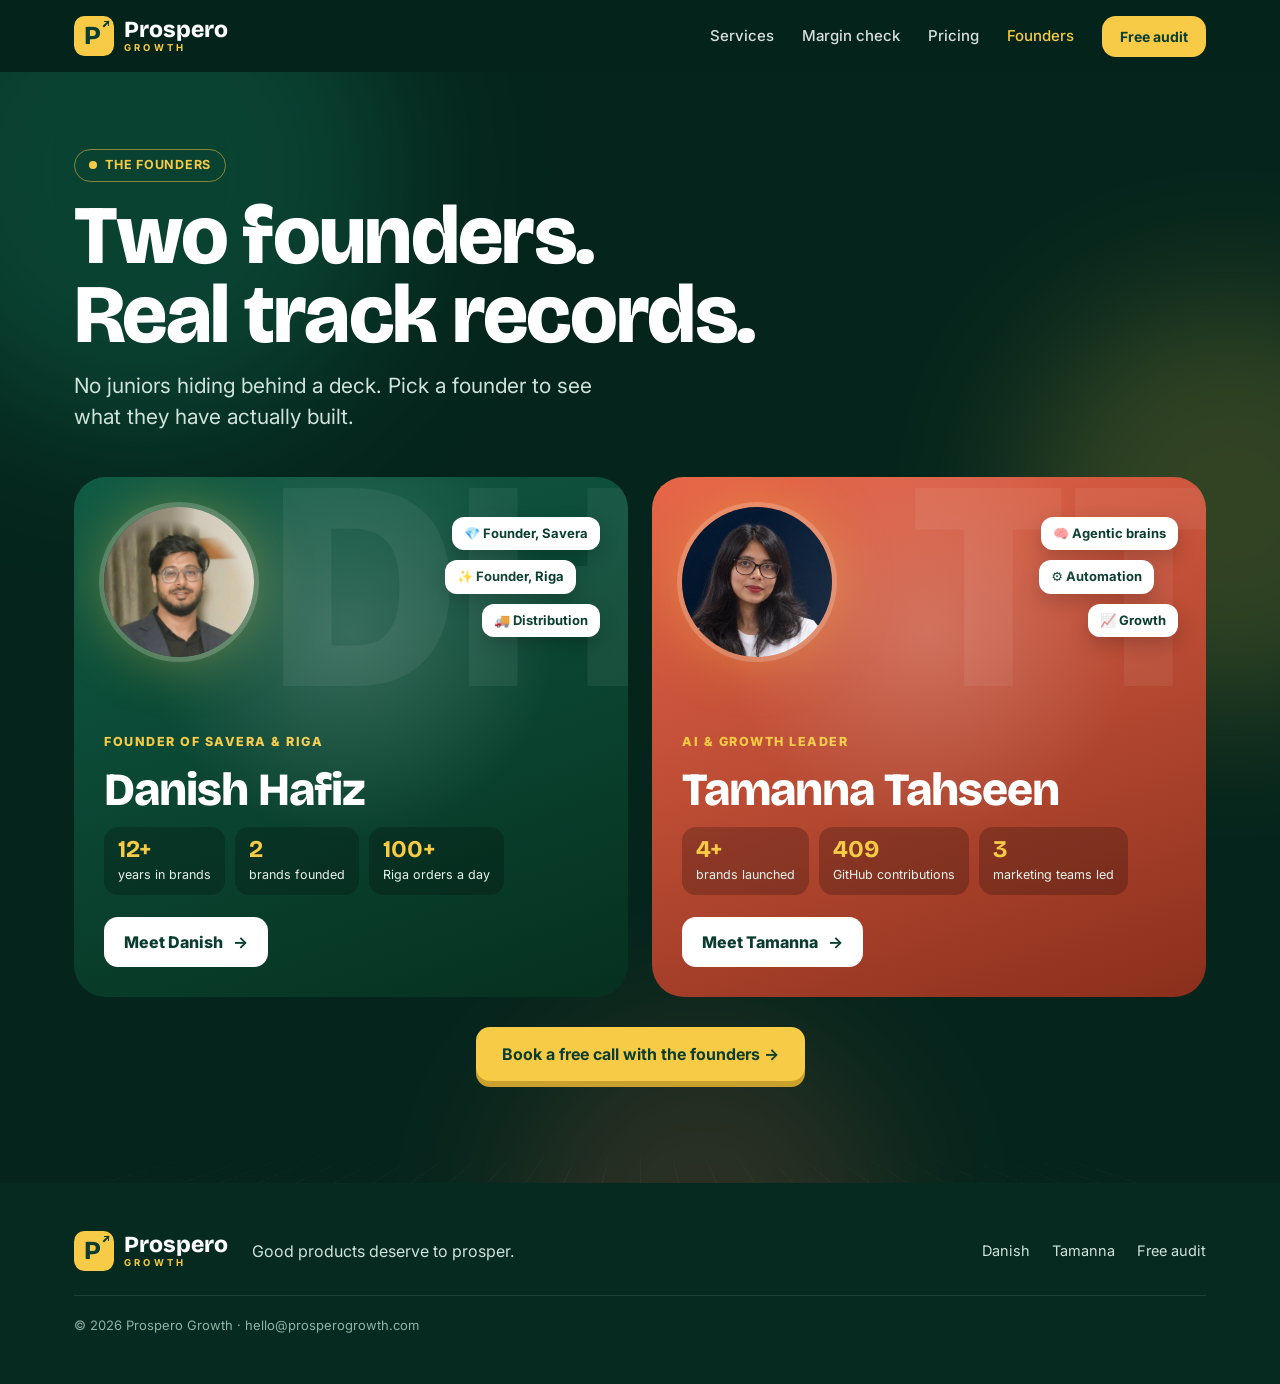
<file: founders.html>
<!doctype html>
<html lang="en">
<head>
<meta charset="utf-8">
<meta name="viewport" content="width=device-width, initial-scale=1">
<title>Founders · Prospero Growth</title>
<meta name="description" content="Meet the founders of Prospero Growth: Danish Hafiz and Tamanna Tahseen.">
<link rel="preconnect" href="https://fonts.googleapis.com">
<link rel="preconnect" href="https://fonts.gstatic.com" crossorigin>
<link href="https://fonts.googleapis.com/css2?family=Bricolage+Grotesque:opsz,wght@12..96,500;12..96,700;12..96,800&family=Inter:wght@400;500;600;700;800&display=swap" rel="stylesheet">
<link rel="icon" href="data:image/svg+xml,%3Csvg xmlns='http://www.w3.org/2000/svg' viewBox='0 0 64 64'%3E%3Crect width='64' height='64' rx='16' fill='%230A3D2F'/%3E%3Ctext x='28' y='47' font-family='Arial Black,Arial' font-weight='900' font-size='40' text-anchor='middle' fill='%23F8CB46'%3EP%3C/text%3E%3Cpath d='M44 12h9v9M53 12l-10 10' stroke='%23fff' stroke-width='4' fill='none' stroke-linecap='round'/%3E%3C/svg%3E">
<link rel="stylesheet" href="styles.css?v=6">
<link rel="stylesheet" href="founder.css?v=10">
</head>
<body class="fx">

<header class="nav" id="top">
  <div class="wrap navin">
    <a href="./" class="brand" aria-label="Prospero Growth home"><span class="mark">P<i></i></span><span class="wm">Prospero<small>GROWTH</small></span></a>
    <nav class="links" id="links">
      <a href="./#services">Services</a>
      <a href="./#calculator">Margin check</a>
      <a href="./#pricing">Pricing</a>
      <a href="founders" class="cur">Founders</a>
      <a href="./#audit" class="btn btn-y sm">Free audit</a>
      <p class="menunote">Free 15-min audit · reply within a day</p>
    </nav>
    <button class="burger" id="burger" aria-label="Open menu"><span></span><span></span><span></span></button>
  </div>
</header>

<!-- HUB -->
<section class="night hub">
  <div class="aurora a1"></div><div class="aurora a2"></div><div class="aurora a3"></div><div class="floor"></div>
  <div class="wrap" style="position:relative">
    <span class="rolechip"><i></i>The founders</span>
    <h1>Two founders.<br><span class="glowtxt">Real track records.</span></h1>
    <p class="fp-lede">No juniors hiding behind a deck. Pick a founder to see what they have actually built.</p>
    <div class="hubgrid">
      <a class="fcard dg reveal" href="danish">
        <span class="glare"></span><span class="bgnum">DH</span>
        <div class="pic"><img src="img/danish.jpg?v=2" alt="Danish Hafiz"></div>
        <div class="floaty"><span>💎 Founder, Savera</span><span>✨ Founder, Riga</span><span>🚚 Distribution</span></div>
        <span class="role">Founder of Savera &amp; Riga</span>
        <h2>Danish Hafiz</h2>
        <div class="mini">
          <div><strong data-count="12" data-suffix="+">12+</strong><span>years in brands</span></div>
          <div><strong data-count="2">2</strong><span>brands founded</span></div>
          <div><strong data-count="100" data-suffix="+">100+</strong><span>Riga orders a day</span></div>
        </div>
        <span class="go">Meet Danish <b>→</b></span>
      </a>
      <a class="fcard tc reveal" href="tamanna">
        <span class="glare"></span><span class="bgnum">TT</span>
        <div class="pic"><img src="img/tamanna.jpg" alt="Tamanna Tahseen"></div>
        <div class="floaty"><span>🧠 Agentic brains</span><span>⚙️ Automation</span><span>📈 Growth</span></div>
        <span class="role">AI &amp; growth leader</span>
        <h2>Tamanna Tahseen</h2>
        <div class="mini">
          <div><strong data-count="4" data-suffix="+">4+</strong><span>brands launched</span></div>
          <div><strong data-count="410">410</strong><span>GitHub contributions</span></div>
          <div><strong data-count="3">3</strong><span>marketing teams led</span></div>
        </div>
        <span class="go">Meet Tamanna <b>→</b></span>
      </a>
    </div>
    <div class="hubnote"><a href="./#audit" class="btn btn-y">Book a free call with the founders →</a></div>
  </div>
</section>

<footer class="foot">
  <div class="wrap footin">
    <a href="./" class="brand"><span class="mark">P<i></i></span><span class="wm">Prospero<small>GROWTH</small></span></a>
    <p>Good products deserve to prosper.</p>
    <div class="flinks"><a href="danish">Danish</a><a href="tamanna">Tamanna</a><a href="./#audit">Free audit</a></div>
    <p class="copy">© 2026 Prospero Growth · hello@prosperogrowth.com</p>
  </div>
</footer>
<div class="mbar" id="mbar" aria-hidden="true"><a href="./" class="mb2">← Home</a><a href="./#audit" class="btn btn-y">Free audit</a></div>
<script src="founder.js?v=11"></script>
</body>
</html>
</file>
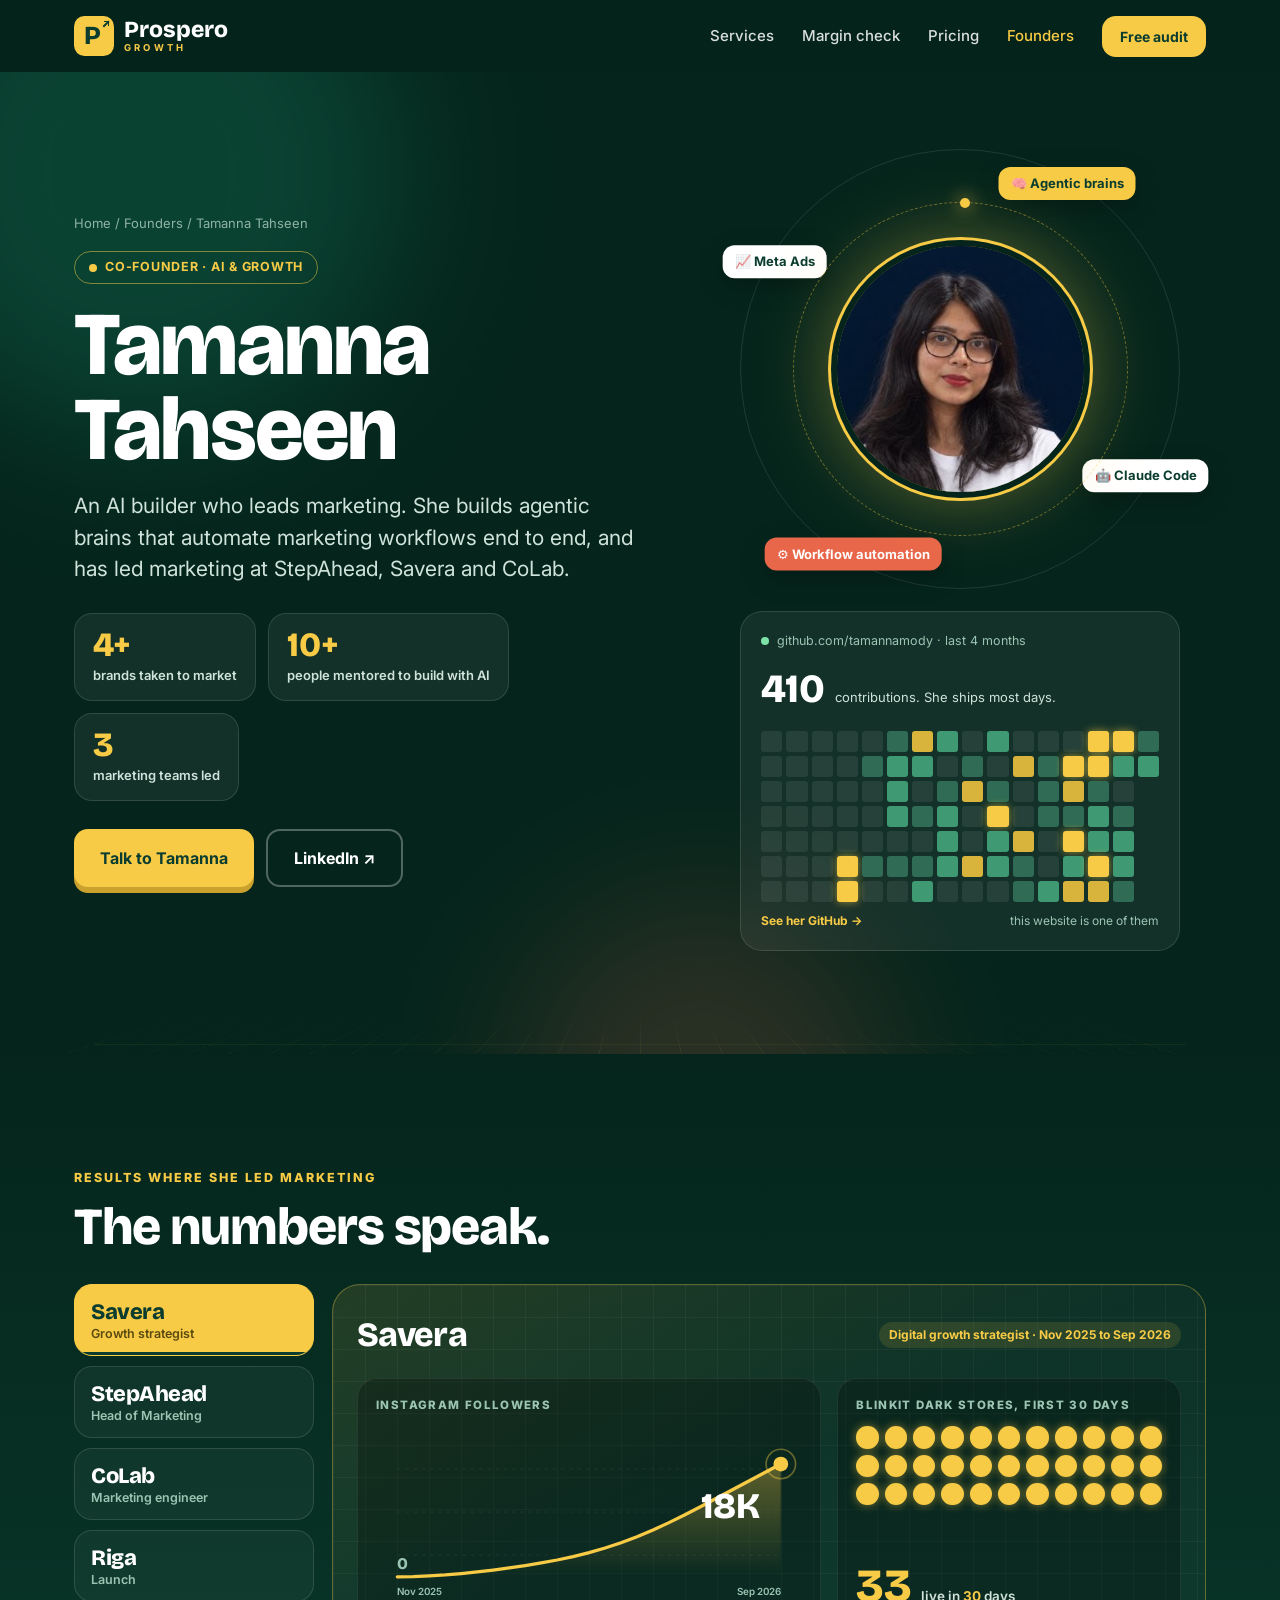
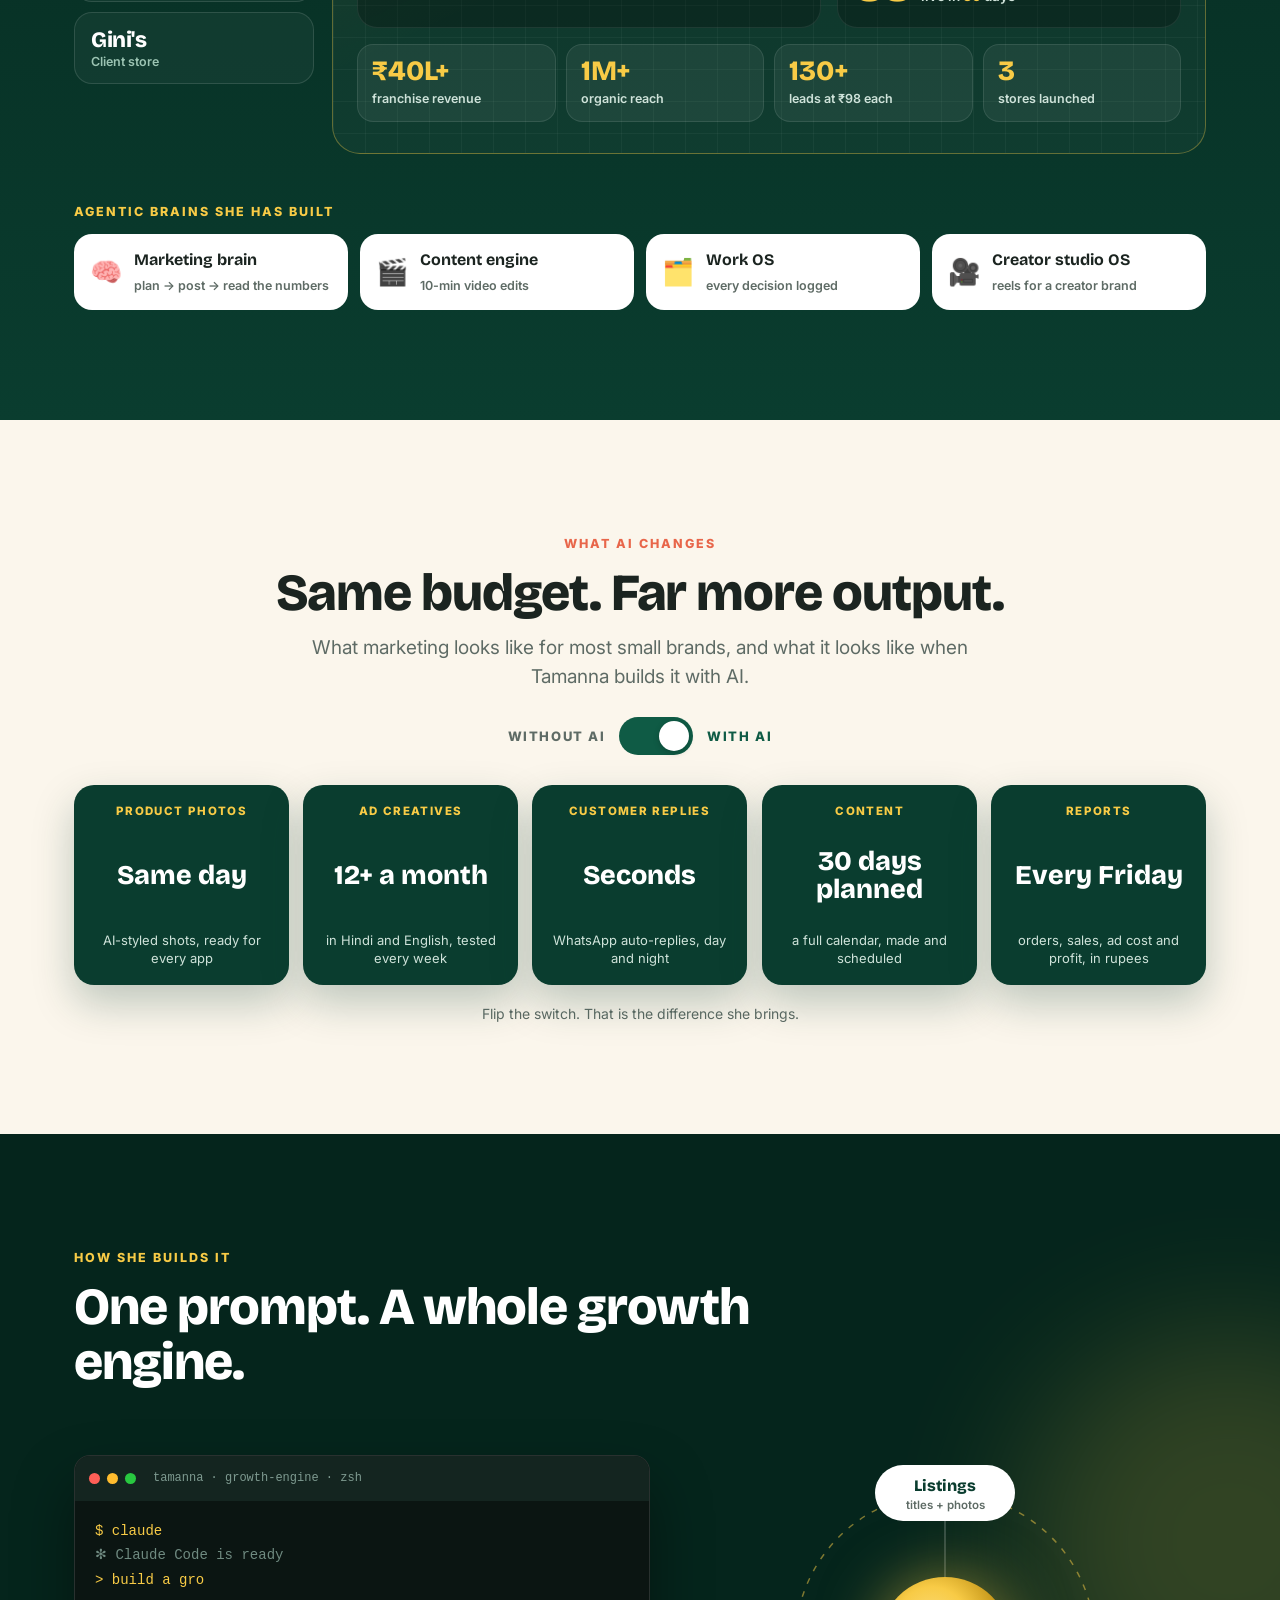
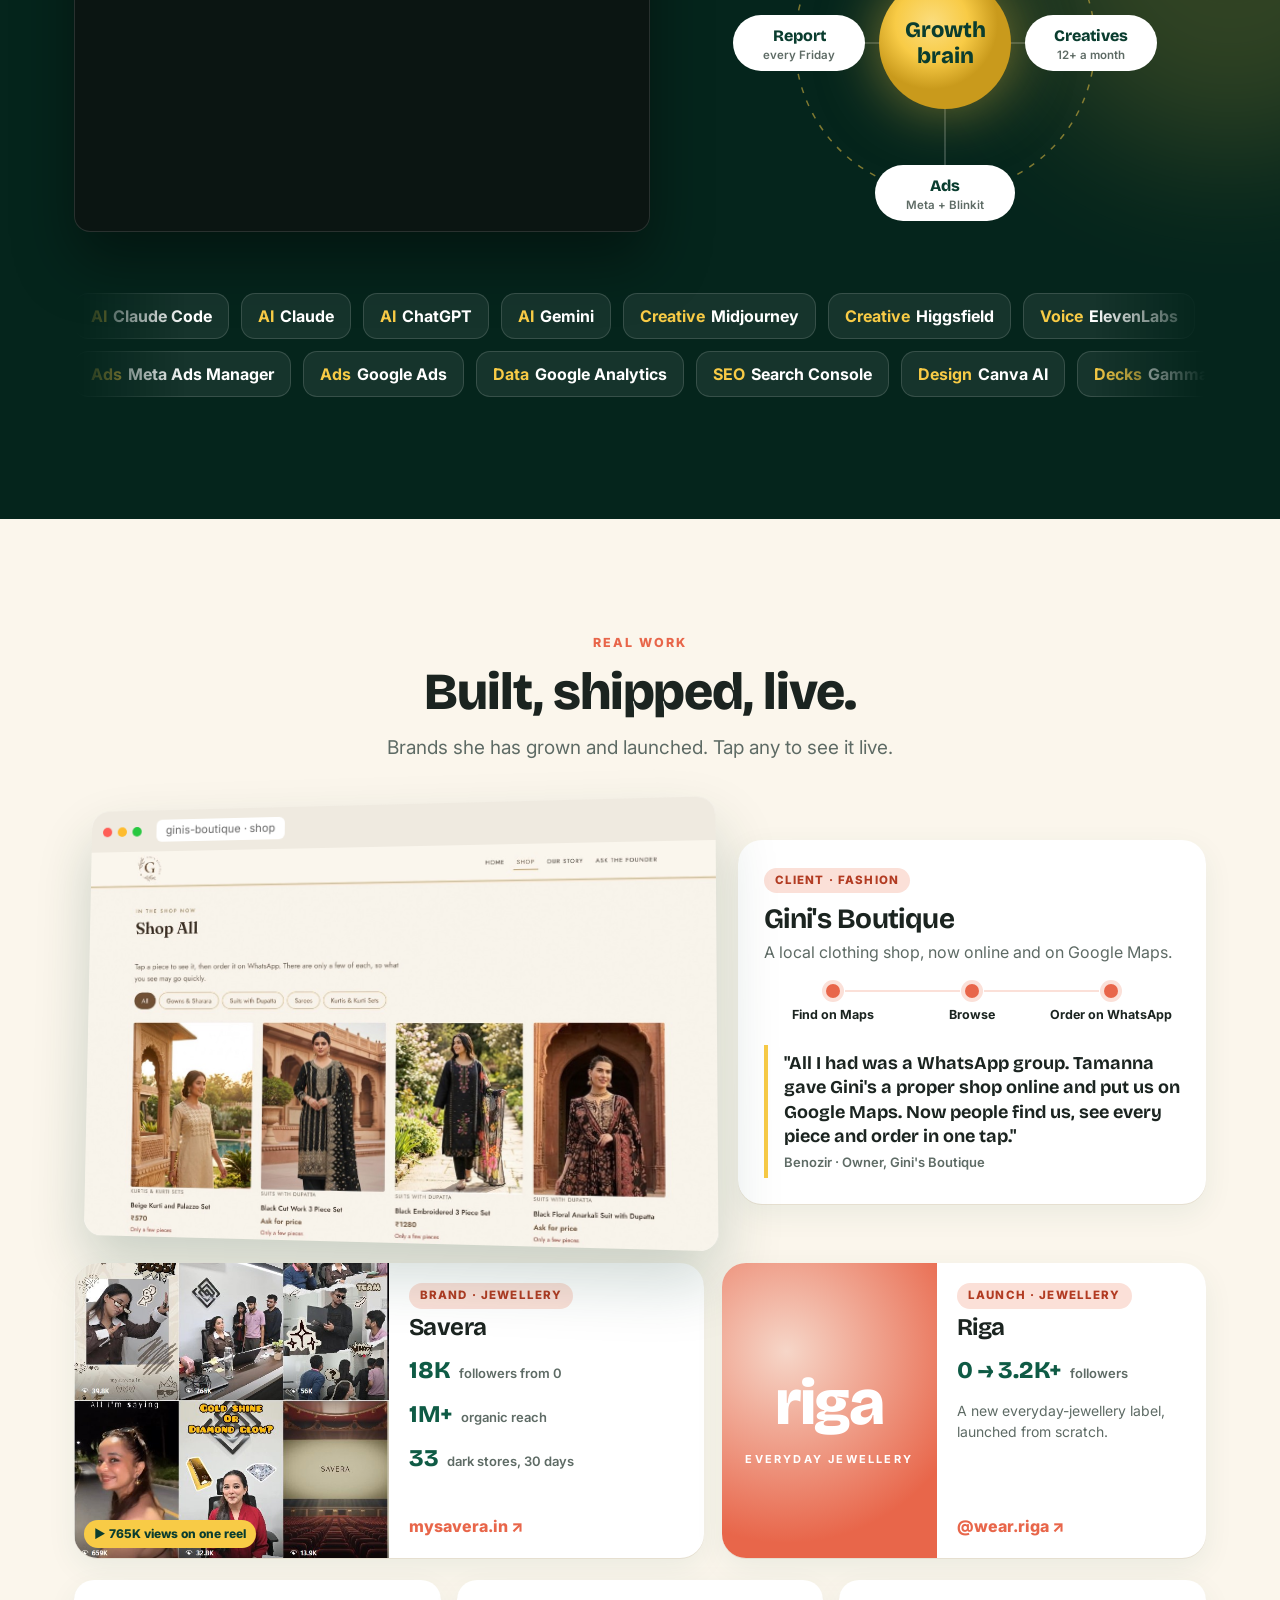
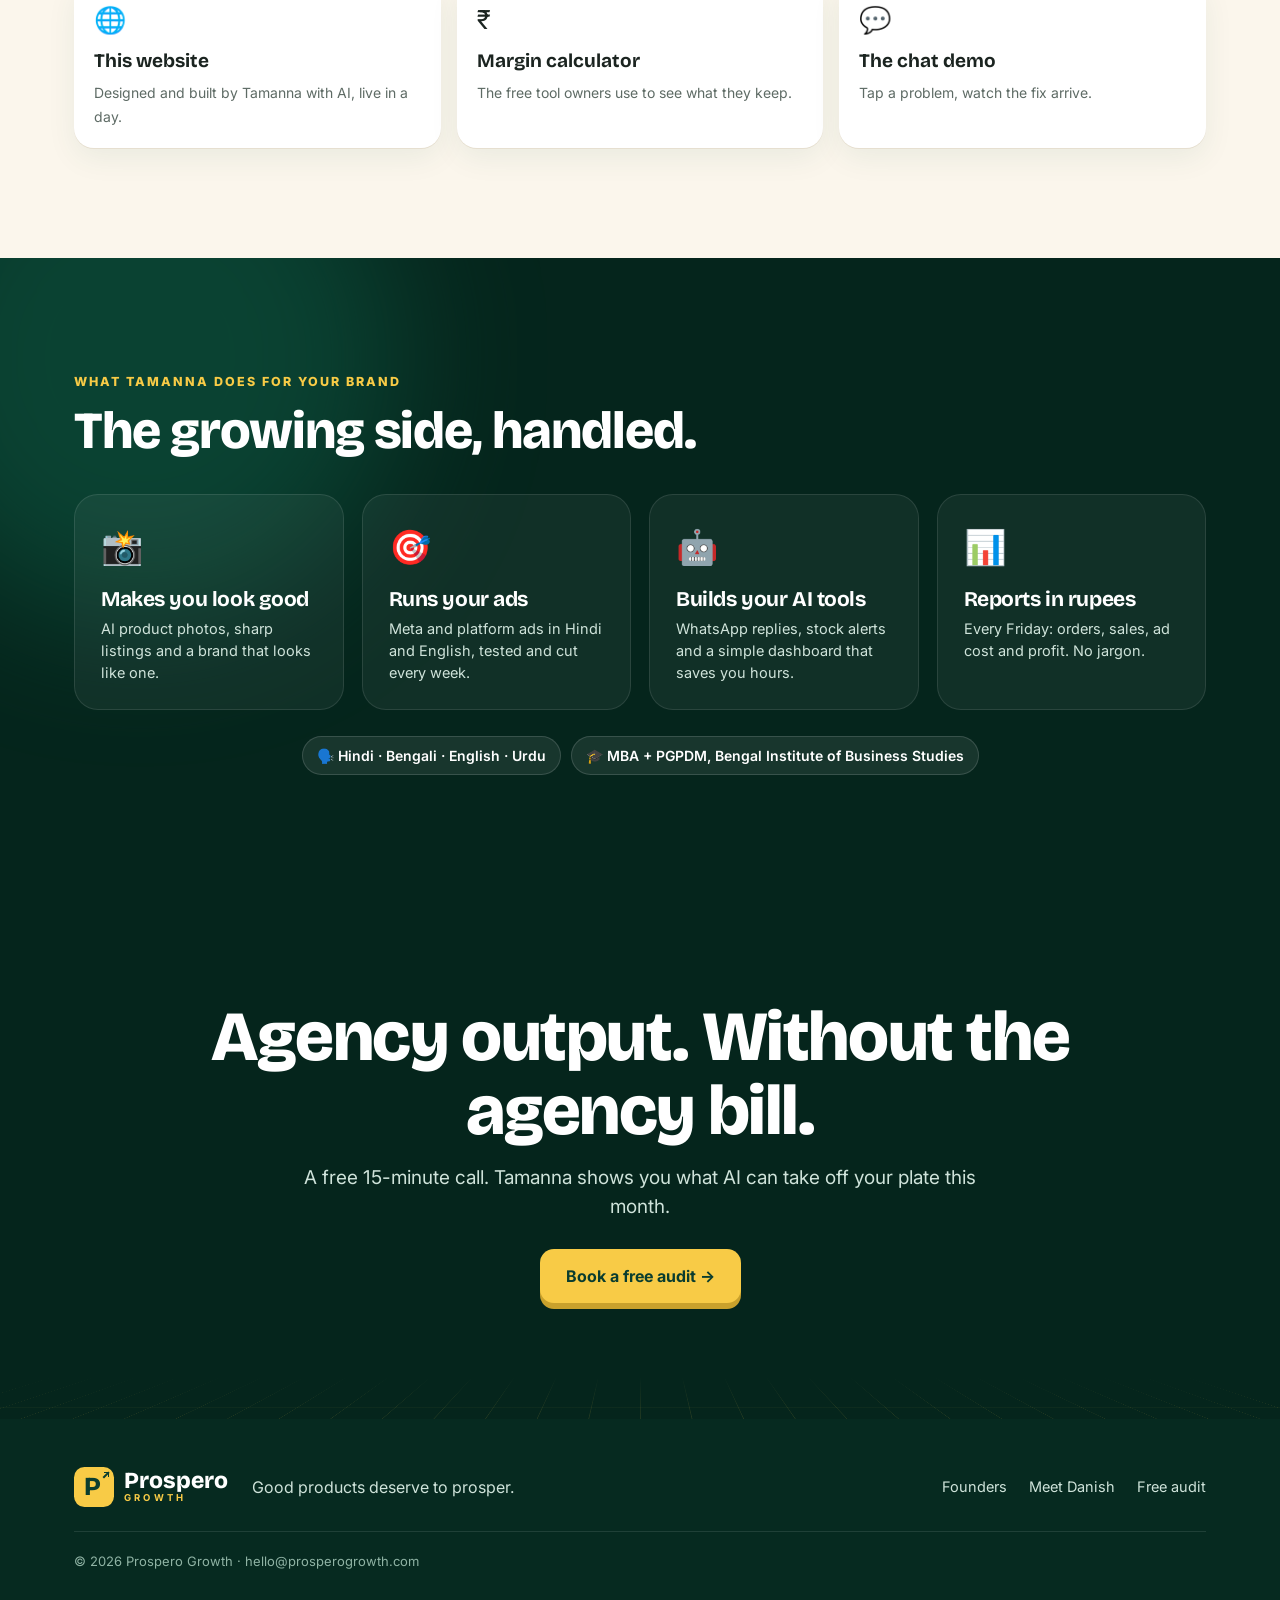
<file: tamanna.html>
<!doctype html>
<html lang="en">
<head>
<meta charset="utf-8">
<meta name="viewport" content="width=device-width, initial-scale=1">
<title>Tamanna Tahseen · Co-founder · Prospero Growth</title>
<meta name="description" content="Tamanna Tahseen, co-founder of Prospero Growth. A marketing engineer who builds growth with AI.">
<link rel="preconnect" href="https://fonts.googleapis.com">
<link rel="preconnect" href="https://fonts.gstatic.com" crossorigin>
<link href="https://fonts.googleapis.com/css2?family=Bricolage+Grotesque:opsz,wght@12..96,500;12..96,700;12..96,800&family=Inter:wght@400;500;600;700;800&display=swap" rel="stylesheet">
<link rel="icon" href="data:image/svg+xml,%3Csvg xmlns='http://www.w3.org/2000/svg' viewBox='0 0 64 64'%3E%3Crect width='64' height='64' rx='16' fill='%230A3D2F'/%3E%3Ctext x='28' y='47' font-family='Arial Black,Arial' font-weight='900' font-size='40' text-anchor='middle' fill='%23F8CB46'%3EP%3C/text%3E%3Cpath d='M44 12h9v9M53 12l-10 10' stroke='%23fff' stroke-width='4' fill='none' stroke-linecap='round'/%3E%3C/svg%3E">
<link rel="stylesheet" href="styles.css?v=6">
<link rel="stylesheet" href="founder.css?v=8">
</head>
<body class="fx">

<header class="nav" id="top">
  <div class="wrap navin">
    <a href="./" class="brand" aria-label="Prospero Growth home"><span class="mark">P<i></i></span><span class="wm">Prospero<small>GROWTH</small></span></a>
    <nav class="links" id="links">
      <a href="./#services">Services</a>
      <a href="./#calculator">Margin check</a>
      <a href="./#pricing">Pricing</a>
      <a href="founders" class="cur">Founders</a>
      <a href="./#audit" class="btn btn-y sm">Free audit</a>
      <p class="menunote">Free 15-min audit · reply within a day</p>
    </nav>
    <button class="burger" id="burger" aria-label="Open menu"><span></span><span></span><span></span></button>
  </div>
</header>

<!-- HERO -->
<section class="night fp-hero">
  <div class="aurora a1"></div><div class="aurora a3"></div><div class="floor"></div>
  <div class="wrap fp-heroin">
    <div>
      <div class="crumbs"><a href="./">Home</a> / <a href="founders">Founders</a> / Tamanna Tahseen</div>
      <span class="rolechip"><i></i>Co-founder · AI &amp; growth</span>
      <h1 class="glowtxt">Tamanna Tahseen</h1>
      <p class="fp-lede">An AI builder who leads marketing. She builds agentic brains that automate marketing workflows end to end, and has led marketing at StepAhead, Savera and CoLab.</p>
      <div class="statcards">
        <div class="sc"><strong data-count="4" data-suffix="+">4+</strong><span>brands taken to market</span></div>
        <div class="sc"><strong data-count="10" data-suffix="+">10+</strong><span>people mentored to build with AI</span></div>
        <div class="sc"><strong data-count="3">3</strong><span>marketing teams led</span></div>
      </div>
      <div class="herobtns">
        <a href="./#audit" class="btn btn-y">Talk to Tamanna</a>
        <a href="https://www.linkedin.com/in/tamanna-tahseen-01b4a9234" target="_blank" rel="noopener" class="btn btn-li">LinkedIn ↗</a>
      </div>
    </div>
    <div class="herort">
      <div class="orbit" aria-hidden="true">
        <div class="ring r2">
          <div class="badge y" style="--a:-60deg"><span>🧠 Agentic brains</span></div>
          <div class="badge" style="--a:30deg"><span>🤖 Claude Code</span></div>
          <div class="badge c" style="--a:120deg"><span>⚙️ Workflow automation</span></div>
          <div class="badge" style="--a:210deg"><span>📈 Meta Ads</span></div>
        </div>
        <div class="ring r1"><span class="spark"></span></div>
        <div class="core"><img src="img/tamanna.jpg" alt="Tamanna Tahseen" width="300" height="300"></div>
      </div>
      <div class="ghcard">
        <div class="ghtop"><i></i>github.com/tamannamody · last 4 months</div>
        <div class="ghnum"><strong data-count="410">410</strong><span>contributions. She ships most days.</span></div>
        <div class="ghgrid" id="ghgrid" data-weeks="[[0,0,0,0,0,0,0],[0,0,0,0,0,0,0],[0,0,0,0,0,0,0],[0,0,0,0,0,17,15],[0,1,0,0,0,2,0],[1,5,5,6,0,1,0],[8,3,0,1,0,1,3],[4,0,1,4,5,4,0],[0,1,11,0,0,8,0],[3,0,2,18,3,3,0],[0,12,0,0,13,1,2],[0,2,2,1,0,0,4],[0,27,8,2,15,7,9],[28,17,1,6,5,56,11],[19,5,0,1,6,4,2],[2,5]]"></div>
        <div class="ghfoot"><a href="https://github.com/tamannamody" target="_blank" rel="noopener">See her GitHub →</a><span>this website is one of them</span></div>
      </div>
    </div>
  </div>
</section>

<!-- LED -->
<section class="sec night ledsec">
  <div class="wrap">
    <span class="kicker">Results where she led marketing</span>
    <h2>The numbers speak.</h2>
    <div class="console" id="console">
      <div class="ctabs" role="tablist">
        <button class="ctab on" data-p="0"><b>Savera</b><span>Growth strategist</span><i></i></button>
        <button class="ctab" data-p="1"><b>StepAhead</b><span>Head of Marketing</span><i></i></button>
        <button class="ctab" data-p="2"><b>CoLab</b><span>Marketing engineer</span><i></i></button>
        <button class="ctab" data-p="3"><b>Riga</b><span>Launch</span><i></i></button>
        <button class="ctab" data-p="4"><b>Gini's</b><span>Client store</span><i></i></button>
      </div>
      <div class="cpanel">
        <div class="pane on">
          <div class="phead"><span class="wmk">Savera</span><span class="since">Digital growth strategist · Nov 2025 to Sep 2026</span></div>
          <div class="pviz">
            <div class="vcard wide"><small>Instagram followers</small><div class="viz-line" data-to="18K" data-from="0" data-x0="Nov 2025" data-x1="Sep 2026"></div></div>
            <div class="vcard"><small>Blinkit dark stores, first 30 days</small><div class="viz-dots" data-n="33" data-total="33" data-cols="11"></div><div class="vfoot"><b class="vbig" data-tick="33">33</b><span>live in <b class="vday" data-tick="30">30</b> days</span></div></div>
          </div>
          <div class="kpis"><div><strong>₹40L+</strong><span>franchise revenue</span></div><div><strong>1M+</strong><span>organic reach</span></div><div><strong>130+</strong><span>leads at ₹98 each</span></div><div><strong>3</strong><span>stores launched</span></div></div>
        </div>
        <div class="pane">
          <div class="phead"><span class="wmk">StepAhead</span><span class="since">Head of Marketing &amp; mentor · now</span></div>
          <div class="pviz">
            <div class="vcard wide"><small>From sign-up to builder</small><div class="viz-funnel" data-steps='[["200+","demo sign-ups",100],["15+","workshops & demos",62],["10+","people mentored to build with AI",44]]'></div></div>
            <div class="vcard"><small>Content calendar, one brain</small><div class="viz-dots sq" data-n="32" data-total="35" data-cols="7"></div><div class="vfoot"><b class="vbig" data-tick="32">32</b><span>posts planned and made</span></div></div>
          </div>
        </div>
        <div class="pane">
          <div class="phead"><span class="wmk">CoLab</span><span class="since">Forward-deployed marketing engineer · now</span></div>
          <div class="pviz">
            <div class="vcard wide"><small>One quarter of posts</small><div class="viz-dots sq" data-n="50" data-total="52" data-cols="13"></div><div class="vfoot"><b class="vbig" data-tick="50">50</b><span>posts planned for the quarter</span></div></div>
            <div class="vcard"><small>Masterclass sign-ups</small><div class="viz-dots ppl" data-n="35" data-total="35" data-cols="7"></div><div class="vfoot"><b class="vbig" data-tick="35">35</b><span>people signed up</span></div></div>
          </div>
          <div class="kpis"><div><strong>AI</strong><span>workflows for SMEs &amp; NGOs</span></div><div><strong>1</strong><span>Work OS logging every decision</span></div></div>
        </div>
        <div class="pane">
          <div class="phead"><span class="wmk">Riga</span><span class="since">Launched from scratch · @wear.riga</span></div>
          <div class="pviz">
            <div class="vcard wide"><small>Instagram followers</small><div class="viz-line" data-to="3.2K+" data-from="0" data-x0="Launch" data-x1="Sep 2026"></div></div>
            <div class="vcard rcard"><small>A brand-new label</small><div class="viz-ring" data-label="0 → 3.2K"></div><div class="vfoot"><span>everyday jewellery, built from day one</span></div></div>
          </div>
        </div>
        <div class="pane">
          <div class="phead"><span class="wmk">Gini's Boutique</span><span class="since">Client · from a WhatsApp group to an online store</span></div>
          <div class="pviz">
            <div class="vcard wide"><small>Pieces on the shelf</small><div class="viz-dots shop" data-n="97" data-total="98" data-cols="14"></div><div class="vfoot"><b class="vbig" data-tick="97">97</b><span>pieces listed online</span></div></div>
            <div class="vcard"><small>How a customer buys</small><div class="viz-path"><span>📍 Find on Maps</span><span>👗 Browse</span><span>💬 Order on WhatsApp</span></div><div class="vfoot"><b class="vbig">1</b><span>tap to order</span></div></div>
          </div>
        </div>
      </div>
    </div>
    <div class="brainrow">
      <span class="kicker">Agentic brains she has built</span>
      <div class="bpills">
        <div class="bp reveal"><b>🧠</b><div><strong>Marketing brain</strong><span>plan → post → read the numbers</span></div></div>
        <div class="bp reveal"><b>🎬</b><div><strong>Content engine</strong><span>10-min video edits</span></div></div>
        <div class="bp reveal"><b>🗂️</b><div><strong>Work OS</strong><span>every decision logged</span></div></div>
        <div class="bp reveal"><b>🎥</b><div><strong>Creator studio OS</strong><span>reels for a creator brand</span></div></div>
      </div>
    </div>
  </div>
</section>

<!-- FLIP -->
<section class="sec paper center">
  <div class="wrap">
    <span class="kicker">What AI changes</span>
    <h2>Same budget. Far more output.</h2>
    <p class="lead">What marketing looks like for most small brands, and what it looks like when Tamanna builds it with AI.</p>
    <button class="switch" data-for="flips" aria-pressed="false"><span class="l1">Without AI</span><span class="tr"></span><span class="l2">With AI</span></button>
    <div class="flipgrid" id="flips">
      <div class="flip"><div class="in">
        <div class="face f"><small>Product photos</small><strong>A studio shoot, 2 weeks</strong><p>And a big bill</p></div>
        <div class="face b"><small>Product photos</small><strong>Same day</strong><p>AI-styled shots, ready for every app</p></div>
      </div></div>
      <div class="flip"><div class="in">
        <div class="face f"><small>Ad creatives</small><strong>2 a month</strong><p>Same ad, over and over</p></div>
        <div class="face b"><small>Ad creatives</small><strong>12+ a month</strong><p>in Hindi and English, tested every week</p></div>
      </div></div>
      <div class="flip"><div class="in">
        <div class="face f"><small>Customer replies</small><strong>Owner, at 11 pm</strong><p>Typing every reply by hand</p></div>
        <div class="face b"><small>Customer replies</small><strong>Seconds</strong><p>WhatsApp auto-replies, day and night</p></div>
      </div></div>
      <div class="flip"><div class="in">
        <div class="face f"><small>Content</small><strong>Post when free</strong><p>No plan, no rhythm</p></div>
        <div class="face b"><small>Content</small><strong>30 days planned</strong><p>a full calendar, made and scheduled</p></div>
      </div></div>
      <div class="flip"><div class="in">
        <div class="face f"><small>Reports</small><strong>Nobody reads them</strong><p>Likes and reach, in a PDF</p></div>
        <div class="face b"><small>Reports</small><strong>Every Friday</strong><p>orders, sales, ad cost and profit, in rupees</p></div>
      </div></div>
    </div>
    <p class="fliphint">Flip the switch. That is the difference she brings.</p>
  </div>
</section>

<!-- BUILD -->
<section class="sec night">
  <div class="aurora a2"></div>
  <div class="wrap">
    <span class="kicker">How she builds it</span>
    <h2>One prompt. A whole growth engine.</h2>
    <div class="buildgrid" style="margin-top:34px">
      <div class="term">
        <div class="termbar"><i style="background:#ff5f57"></i><i style="background:#febc2e"></i><i style="background:#28c840"></i><span>tamanna · growth-engine · zsh</span></div>
        <div class="termbody" id="termbody" data-lines="[[&quot;p&quot;,&quot;$ claude&quot;],[&quot;dim&quot;,&quot;✻ Claude Code is ready&quot;],[&quot;p&quot;,&quot;&gt; build a growth engine for a small namkeen brand&quot;],[&quot;ok&quot;,&quot;✓ listings    titles + AI product photos&quot;,0],[&quot;ok&quot;,&quot;✓ creatives   12 Hinglish ads a month&quot;,1],[&quot;ok&quot;,&quot;✓ ads         Meta + Blinkit, one budget&quot;,2],[&quot;ok&quot;,&quot;✓ report      every Friday, in rupees&quot;,3],[&quot;p&quot;,&quot;$ git commit -m \&quot;growth engine v1\&quot;&quot;],[&quot;dim&quot;,&quot;[main] growth engine v1, live&quot;]]"></div>
      </div>
      <div class="brain" aria-hidden="true">
        <svg viewBox="0 0 440 440">
          <defs><radialGradient id="orbg" cx="40%" cy="35%"><stop offset="0" stop-color="#FBDD7E"/><stop offset=".55" stop-color="#F8CB46"/><stop offset="1" stop-color="#c99a1c"/></radialGradient></defs>
          <circle class="dash" cx="220" cy="220" r="150"/>
          <line class="spoke" x1="220" y1="220" x2="220" y2="70"/><line class="spoke" x1="220" y1="220" x2="370" y2="220"/><line class="spoke" x1="220" y1="220" x2="220" y2="370"/><line class="spoke" x1="220" y1="220" x2="70" y2="220"/>
          <circle class="orb" cx="220" cy="220" r="66"/>
          <text class="ctr" x="220" y="214" style="fill:#0A3D2F">Growth</text><text class="ctr" x="220" y="240" style="fill:#0A3D2F">brain</text>
          <g class="node"><rect x="150" y="42" width="140" height="56" rx="28"/><text x="220" y="68">Listings</text><text class="s" x="220" y="86">titles + photos</text></g>
          <g class="node"><rect x="300" y="192" width="132" height="56" rx="28"/><text x="366" y="218">Creatives</text><text class="s" x="366" y="236">12+ a month</text></g>
          <g class="node"><rect x="150" y="342" width="140" height="56" rx="28"/><text x="220" y="368">Ads</text><text class="s" x="220" y="386">Meta + Blinkit</text></g>
          <g class="node"><rect x="8" y="192" width="132" height="56" rx="28"/><text x="74" y="218">Report</text><text class="s" x="74" y="236">every Friday</text></g>
        </svg>
      </div>
    </div>
    <div class="tm" aria-label="Tools she uses">
      <div class="row"><span><b>AI</b>Claude Code</span><span><b>AI</b>Claude</span><span><b>AI</b>ChatGPT</span><span><b>AI</b>Gemini</span><span><b>Creative</b>Midjourney</span><span><b>Creative</b>Higgsfield</span><span><b>Voice</b>ElevenLabs</span><span><b>Design</b>Figma</span><span><b>AI</b>Claude Code</span><span><b>AI</b>Claude</span><span><b>AI</b>ChatGPT</span><span><b>AI</b>Gemini</span><span><b>Creative</b>Midjourney</span><span><b>Creative</b>Higgsfield</span><span><b>Voice</b>ElevenLabs</span><span><b>Design</b>Figma</span></div>
      <div class="row rev"><span><b>Ads</b>Meta Ads Manager</span><span><b>Ads</b>Google Ads</span><span><b>Data</b>Google Analytics</span><span><b>SEO</b>Search Console</span><span><b>Design</b>Canva AI</span><span><b>Decks</b>Gamma</span><span><b>Build</b>GitHub</span><span><b>CRM</b>HubSpot</span><span><b>Ads</b>Meta Ads Manager</span><span><b>Ads</b>Google Ads</span><span><b>Data</b>Google Analytics</span><span><b>SEO</b>Search Console</span><span><b>Design</b>Canva AI</span><span><b>Decks</b>Gamma</span><span><b>Build</b>GitHub</span><span><b>CRM</b>HubSpot</span></div>
    </div>
  </div>
</section>

<!-- REAL WORK -->
<section class="sec paper">
  <div class="wrap">
    <div class="center"><span class="kicker">Real work</span><h2>Built, shipped, live.</h2><p class="lead">Brands she has grown and launched. Tap any to see it live.</p></div>
    <div class="work">
      <a class="browser2" href="https://mody-sahariar1.github.io/ginis-boutique/" target="_blank" rel="noopener">
        <div class="bb"><i style="background:#ff5f57"></i><i style="background:#febc2e"></i><i style="background:#28c840"></i><span>ginis-boutique · shop</span></div>
        <img src="img/ginis-shop.jpg" alt="Gini's Boutique online shop built by Tamanna" loading="lazy">
      </a>
      <div class="workcard">
        <span class="tagw">Client · Fashion</span>
        <h3>Gini's Boutique</h3>
        <p>A local clothing shop, now online and on Google Maps.</p>
        <div class="steps3"><span>Find on Maps</span><span>Browse</span><span>Order on WhatsApp</span></div>
        <div class="quote">"All I had was a WhatsApp group. Tamanna gave Gini's a proper shop online and put us on Google Maps. Now people find us, see every piece and order in one tap."<small>Benozir · Owner, Gini's Boutique</small></div>
      </div>
    </div>
    <div class="work2">
      <a class="wk reveal" href="https://mysavera.in" target="_blank" rel="noopener">
        <div class="wkimg"><img src="img/savera-reels.jpg" alt="Savera Instagram reels with view counts" loading="lazy"><span class="wkbadge">▶ 765K views on one reel</span></div>
        <div class="wkbody"><span class="tagw">Brand · Jewellery</span><h3>Savera</h3><div class="wknums"><div><strong>18K</strong><span>followers from 0</span></div><div><strong>1M+</strong><span>organic reach</span></div><div><strong>33</strong><span>dark stores, 30 days</span></div></div><span class="wklink">mysavera.in ↗</span></div>
      </a>
      <a class="wk riga reveal" href="https://www.instagram.com/wear.riga/" target="_blank" rel="noopener">
        <div class="wkimg rigart"><span>riga</span><small>Everyday jewellery</small></div>
        <div class="wkbody"><span class="tagw">Launch · Jewellery</span><h3>Riga</h3><div class="wknums"><div><strong>0 → 3.2K+</strong><span>followers</span></div></div><p class="wksub">A new everyday-jewellery label, launched from scratch.</p><span class="wklink">@wear.riga ↗</span></div>
      </a>
    </div>
    <div class="mini3">
      <a href="./"><em>🌐</em><b>This website</b><span>Designed and built by Tamanna with AI, live in a day.</span></a>
      <a href="./#calculator"><em>₹</em><b>Margin calculator</b><span>The free tool owners use to see what they keep.</span></a>
      <a href="./#problems"><em>💬</em><b>The chat demo</b><span>Tap a problem, watch the fix arrive.</span></a>
    </div>
  </div>
</section>

<!-- WHAT SHE DOES -->
<section class="sec night">
  <div class="aurora a1"></div>
  <div class="wrap">
    <span class="kicker">What Tamanna does for your brand</span>
    <h2>The growing side, handled.</h2>
    <div class="tiles">
      <div class="tile2 reveal"><span class="ico">📸</span><h3>Makes you look good</h3><p>AI product photos, sharp listings and a brand that looks like one.</p></div>
      <div class="tile2 reveal"><span class="ico">🎯</span><h3>Runs your ads</h3><p>Meta and platform ads in Hindi and English, tested and cut every week.</p></div>
      <div class="tile2 reveal"><span class="ico">🤖</span><h3>Builds your AI tools</h3><p>WhatsApp replies, stock alerts and a simple dashboard that saves you hours.</p></div>
      <div class="tile2 reveal"><span class="ico">📊</span><h3>Reports in rupees</h3><p>Every Friday: orders, sales, ad cost and profit. No jargon.</p></div>
    </div>
    <div class="chips2"><span><b>🗣️</b> Hindi · Bengali · English · Urdu</span><span><b>🎓</b> MBA + PGPDM, Bengal Institute of Business Studies</span></div>
  </div>
</section>

<section class="night bigcta">
  <div class="floor"></div>
  <div class="wrap" style="position:relative">
    <h2>Agency output. Without the agency bill.</h2>
    <p class="lead">A free 15-minute call. Tamanna shows you what AI can take off your plate this month.</p>
    <a href="./#audit" class="btn btn-y">Book a free audit →</a>
  </div>
</section>

<footer class="foot">
  <div class="wrap footin">
    <a href="./" class="brand"><span class="mark">P<i></i></span><span class="wm">Prospero<small>GROWTH</small></span></a>
    <p>Good products deserve to prosper.</p>
    <div class="flinks"><a href="founders">Founders</a><a href="danish">Meet Danish</a><a href="./#audit">Free audit</a></div>
    <p class="copy">© 2026 Prospero Growth · hello@prosperogrowth.com</p>
  </div>
</footer>
<div class="mbar" id="mbar" aria-hidden="true"><a href="founders" class="mb2">← Founders</a><a href="./#audit" class="btn btn-y">Talk to Tamanna</a></div>
<script src="founder.js?v=11"></script>
</body>
</html>
</file>
<file: styles.css>
:root{
  --gd:#0A3D2F;--g:#0F5B45;--g2:#2F7C62;--gl:#DCEFE6;
  --y:#F8CB46;--yl:#FEF3CC;--c:#E8664A;--cl:#FBE0D8;
  --cr:#FBF6EC;--cr2:#F4EEE1;--ink:#1B2420;--mu:#5E6B65;--line:#E6DFD0;
  --r:22px;--sh:0 1px 0 var(--line),0 10px 30px rgba(15,91,69,.07);
}
*{box-sizing:border-box;margin:0;padding:0}
html{scroll-behavior:smooth;scroll-padding-top:80px}
body{font-family:Inter,system-ui,sans-serif;color:var(--ink);background:var(--cr);line-height:1.5;-webkit-font-smoothing:antialiased;overflow-x:hidden}
img,svg{display:block}
a{color:inherit;text-decoration:none}
h1,h2,h3{font-family:'Bricolage Grotesque',sans-serif;letter-spacing:-.02em;line-height:1.05}
h2{font-size:clamp(32px,4.4vw,52px);font-weight:800;margin-bottom:14px;max-width:820px}
h3{font-size:21px;font-weight:700}
.wrap{max-width:1180px;margin:0 auto;padding:0 24px}
.sec{padding:clamp(64px,9vw,110px) 0;position:relative;overflow:hidden}
.cream2{background:var(--cr2)}
.eyebrow{display:inline-block;font-size:13px;font-weight:700;letter-spacing:.14em;text-transform:uppercase;color:var(--g);margin-bottom:14px}
.eyebrow.light{color:var(--y)}
.lead{font-size:clamp(17px,1.6vw,19px);color:var(--mu);max-width:680px}
.lead.light{color:#cfe3da}
.light{color:#fff}
.y{color:var(--y)}
.fine{font-size:12.5px;color:#9cc4b3;margin-top:14px}
.fine.onwhite{color:var(--mu);text-align:center;margin-top:0}

/* buttons */
.btn{display:inline-flex;align-items:center;justify-content:center;gap:8px;font-weight:700;font-size:16px;padding:15px 26px;border-radius:14px;border:0;cursor:pointer;transition:transform .15s,box-shadow .15s,background .15s;font-family:inherit}
.btn:hover{transform:translateY(-2px)}
.btn-y{background:var(--y);color:var(--gd);box-shadow:0 6px 0 #c9a12c}
.btn-y:hover{box-shadow:0 8px 0 #c9a12c}
.btn-g{background:var(--g);color:#fff}
.btn-ghost{color:#fff;border:2px solid rgba(255,255,255,.35)}
.btn-ghost:hover{border-color:#fff}
.btn.sm{padding:10px 18px;font-size:14px;box-shadow:none}
.btn.full{width:100%}

/* logo */
.mark{display:inline-flex;align-items:center;justify-content:center;width:40px;height:40px;font-size:26px;border-radius:26%;background:var(--y);color:var(--gd);font-family:'Bricolage Grotesque';font-weight:800;position:relative;line-height:1;flex:none;padding-right:.08em}
.mark i{position:absolute;right:13%;top:13%;width:.2em;height:.2em;border-top:.065em solid var(--gd);border-right:.065em solid var(--gd)}
.mark i:after{content:"";position:absolute;right:-.06em;top:-.03em;width:.065em;height:.3em;background:var(--gd);transform-origin:top center;transform:rotate(45deg)}
.brand{display:flex;align-items:center;gap:10px}
.wm{font-family:'Bricolage Grotesque';font-weight:800;font-size:23px;line-height:.9;display:flex;flex-direction:column}
.wm small{font-family:Inter;font-size:9.5px;letter-spacing:.34em;font-weight:700;color:var(--y);margin-top:3px}

/* nav */
.nav{position:sticky;top:0;z-index:50;background:rgba(10,61,47,.92);backdrop-filter:blur(10px);color:#fff;transition:box-shadow .2s}
.nav.scrolled{box-shadow:0 6px 24px rgba(0,0,0,.18)}
.navin{display:flex;align-items:center;justify-content:space-between;height:72px}
.links{display:flex;align-items:center;gap:28px;font-size:15px;font-weight:500}
.links a:not(.btn){opacity:.85}.links a:not(.btn):hover{opacity:1;color:var(--y)}
.burger{display:none;background:none;border:0;cursor:pointer;padding:8px}
.burger span{display:block;width:24px;height:2.5px;background:#fff;margin:5px 0;border-radius:2px;transition:.2s}

/* hero */
.hero{background:var(--gd);color:#fff;position:relative;overflow:hidden;padding:clamp(56px,8vw,96px) 0 clamp(72px,9vw,120px)}
.blob{position:absolute;border-radius:50%}
.b1{width:640px;height:640px;background:var(--g);right:-180px;top:-200px}
.b2{width:280px;height:280px;background:var(--y);right:34%;bottom:-170px;opacity:.95}
.b3{width:480px;height:480px;background:var(--g);left:-200px;bottom:-240px;opacity:.5}
.heroin{position:relative;display:grid;grid-template-columns:1.15fr .85fr;gap:40px;align-items:center}
.hero h1{font-size:clamp(46px,7vw,88px);font-weight:800;line-height:.98;margin-bottom:22px}
.sub{font-size:clamp(17px,1.7vw,20px);color:#cfe3da;max-width:560px;margin-bottom:32px}
.ctas{display:flex;gap:14px;flex-wrap:wrap}
.chips{display:flex;gap:10px;flex-wrap:wrap;margin-top:32px}
.chips span{background:rgba(255,255,255,.1);border-radius:20px;padding:7px 14px;font-size:13.5px;font-weight:600}
.heroart{max-width:440px;justify-self:end;width:100%}
.dash{animation:dash 1.6s linear infinite}
@keyframes dash{to{stroke-dashoffset:-22}}

/* marquee */
.marquee{background:var(--y);overflow:hidden;padding:14px 0;border-block:2px solid var(--gd)}
.track{display:flex;gap:0;width:max-content;animation:scroll 38s linear infinite}
.track span{font-family:'Bricolage Grotesque';font-weight:800;font-size:22px;color:var(--gd);padding:0 22px;white-space:nowrap}
.track span:after{content:"✦";margin-left:44px;font-size:14px;vertical-align:middle}
@keyframes scroll{to{transform:translateX(-50%)}}

/* problems */
.bubbles{display:grid;grid-template-columns:repeat(3,1fr);gap:26px;margin-top:36px}
.bub p{background:#fff;border-radius:22px 22px 22px 6px;padding:20px 22px;font-family:'Bricolage Grotesque';font-weight:700;font-size:21px;line-height:1.25;box-shadow:var(--sh)}
.bub.by p{background:var(--yl)}.bub.bc p{background:var(--cl)}.bub.bg p{background:var(--gl)}
.bub span{display:block;margin-top:12px;font-size:14.5px;font-weight:600;color:var(--g);padding-left:4px}

/* services */
.cards3{display:grid;grid-template-columns:repeat(3,1fr);gap:22px;margin-top:40px}
.card{background:#fff;border-radius:var(--r);box-shadow:var(--sh)}
.svc{padding:28px;border-top:6px solid var(--t)}
.svc .ic{width:58px;height:58px;border-radius:50%;display:flex;align-items:center;justify-content:center;margin-bottom:18px}
.svc .ic svg{width:54px;height:54px}
.svc h3{margin-bottom:12px}
.svc ul{list-style:none;display:grid;gap:9px;color:var(--mu);font-size:15.5px}
.svc li{padding-left:22px;position:relative}
.svc li:before{content:"";position:absolute;left:0;top:8px;width:9px;height:9px;border-radius:3px;background:var(--t)}

/* steps */
.steps{list-style:none;display:grid;grid-template-columns:repeat(4,1fr);gap:22px;margin-top:44px;counter-reset:s;position:relative}
.steps:before{content:"";position:absolute;left:40px;right:40px;top:34px;height:3px;background:repeating-linear-gradient(90deg,var(--g) 0 10px,transparent 10px 18px);z-index:0}
.steps li{position:relative;z-index:1}
.steps b{display:flex;width:68px;height:68px;border-radius:50%;align-items:center;justify-content:center;font-family:'Bricolage Grotesque';font-size:28px;color:#fff;background:var(--gd);margin-bottom:18px;border:5px solid var(--cr)}
.steps li:nth-child(2) b{background:var(--g)}.steps li:nth-child(3) b{background:var(--y);color:var(--gd)}.steps li:nth-child(4) b{background:var(--c)}
.steps h3{margin-bottom:8px}
.steps p{color:var(--mu);font-size:15.5px}

/* calculator */
.dark{background:var(--gd);color:#fff}
.dark h2{color:#fff}
.calc{display:grid;grid-template-columns:1fr 1fr;gap:48px;align-items:center;position:relative}
.form{display:grid;grid-template-columns:1fr 1fr;gap:16px;margin-top:28px}
.form label{display:flex;flex-direction:column;gap:6px;font-size:13.5px;font-weight:600;color:#cfe3da;position:relative}
.form input[type=number],.form select{background:rgba(255,255,255,.08);border:1.5px solid rgba(255,255,255,.2);color:#fff;border-radius:12px;padding:12px 14px;font-size:16px;font-family:inherit}
.form select option{color:var(--ink)}
.form input:focus,.form select:focus{outline:none;border-color:var(--y)}
.form input[type=range]{accent-color:var(--y);margin-top:12px}
.form output{position:absolute;right:0;top:0;color:var(--y);font-weight:700}
.calccard{background:#fff;color:var(--ink);border-radius:26px;padding:30px;box-shadow:0 30px 60px rgba(0,0,0,.25)}
.cchead{font-family:'Bricolage Grotesque';font-weight:800;font-size:22px;margin-bottom:18px}
.cchead em{font-style:normal}
.bars{display:grid;gap:10px}
.bar{display:grid;grid-template-columns:120px 1fr 54px;align-items:center;gap:10px;font-size:13.5px}
.bar span{color:var(--mu);font-weight:600}
.bar .tr{height:22px;background:#F3F0E8;border-radius:6px;position:relative;overflow:hidden}
.bar .fl{position:absolute;top:0;bottom:0;border-radius:6px;transition:left .4s,width .4s}
.bar b{text-align:right;font-variant-numeric:tabular-nums}
.keep{display:flex;gap:20px;align-items:center;background:var(--yl);border-radius:18px;padding:18px 20px;margin:22px 0 18px}
.keep small{display:block;font-weight:700;color:var(--mu);font-size:12px;text-transform:uppercase;letter-spacing:.08em}
.keep strong{font-family:'Bricolage Grotesque';font-size:44px;font-weight:800;color:var(--gd);line-height:1}
.keep span{display:block;font-size:13px;color:var(--mu);font-weight:600}
.keep>div{flex:none;min-width:120px}
.keep p{font-size:14.5px;font-weight:600;line-height:1.4}
.keep.bad{background:var(--cl)}.keep.bad strong{color:#b23b22}

/* pricing ladder */
.ladder{display:grid;grid-template-columns:repeat(4,1fr);gap:18px;align-items:end;margin-top:44px}
.tier{background:#fff;border-radius:22px 22px 8px 8px;padding:24px;box-shadow:var(--sh);min-height:calc(230px + var(--h)*36px);display:flex;flex-direction:column;border-top:6px solid var(--gl)}
.tier small{font-weight:700;color:var(--mu);font-size:12px;text-transform:uppercase;letter-spacing:.08em}
.tier h3{margin:6px 0 10px}
.tier p{color:var(--mu);font-size:14.5px;flex:1}
.price{font-family:'Bricolage Grotesque';font-weight:800;font-size:28px;color:var(--g);margin-top:16px}
.price span{display:block;font-family:Inter;font-size:12.5px;font-weight:600;color:var(--mu)}
.tier .btn{margin-top:14px}
.tier.hot{background:var(--gd);color:#fff;border-top-color:var(--y)}
.tier.hot small{color:var(--y)}.tier.hot p,.tier.hot .price span{color:#cfe3da}.tier.hot .price{color:var(--y)}
.tier:nth-child(2){border-top-color:var(--g)}.tier:nth-child(4){border-top-color:var(--c)}

/* why */
.dark2{background:var(--g);color:#fff}
.why{display:grid;grid-template-columns:repeat(3,1fr);gap:32px;margin-top:36px}
.why b{font-family:'Bricolage Grotesque';font-size:72px;line-height:1;color:var(--y)}
.why h3{margin:10px 0 8px}
.why p{color:#d6e9e0;font-size:15.5px}
.cats{display:flex;flex-wrap:wrap;gap:10px;margin-top:48px}
.cats span{background:rgba(255,255,255,.1);border:1px solid rgba(255,255,255,.18);border-radius:24px;padding:9px 16px;font-weight:600;font-size:14.5px}

/* team */
.team{display:grid;grid-template-columns:1fr 1fr;gap:48px;align-items:center}
.people{display:grid;gap:18px}
.person{display:flex;gap:18px;padding:24px;align-items:flex-start}
.avatar{width:62px;height:62px;border-radius:50%;color:#fff;display:flex;align-items:center;justify-content:center;font-family:'Bricolage Grotesque';font-weight:800;font-size:26px;flex:none}
.role{font-size:13.5px;font-weight:700;color:var(--g);margin:2px 0 6px}
.person p:last-child{color:var(--mu);font-size:15px}

/* faq */
.faqwrap{display:grid;grid-template-columns:.8fr 1.2fr;gap:48px}
.faq{display:grid;gap:12px}
details{background:#fff;border-radius:16px;box-shadow:var(--sh);padding:0 22px}
summary{cursor:pointer;list-style:none;font-weight:700;font-size:17px;padding:18px 0;display:flex;justify-content:space-between;gap:14px}
summary::-webkit-details-marker{display:none}
summary:after{content:"+";font-size:24px;line-height:1;color:var(--g);transition:transform .2s}
details[open] summary:after{transform:rotate(45deg)}
details p{color:var(--mu);padding-bottom:18px;font-size:15.5px}

/* audit */
.audit{background:var(--gd);color:#fff}
.audit h2{color:#fff}
.auditin{display:grid;grid-template-columns:1fr 1fr;gap:56px;align-items:center}
.ticks{list-style:none;display:grid;gap:12px;margin-top:26px;font-size:17px;font-weight:600}
.ticks li:before{content:"✓";display:inline-flex;width:26px;height:26px;border-radius:50%;background:var(--y);color:var(--gd);align-items:center;justify-content:center;font-size:14px;margin-right:12px}
.auditform{background:#fff;color:var(--ink);border-radius:26px;padding:30px;display:grid;gap:14px;position:relative}
.auditform label{display:flex;flex-direction:column;gap:6px;font-size:13.5px;font-weight:600}
.auditform input:not([type=checkbox]),.auditform select{border:1.5px solid var(--line);border-radius:12px;padding:12px 14px;font-size:16px;font-family:inherit;background:var(--cr)}
.auditform input:focus,.auditform select:focus{outline:none;border-color:var(--g);background:#fff}
.two{display:grid;grid-template-columns:1fr 1fr;gap:14px}
fieldset{border:0;display:flex;flex-wrap:wrap;gap:8px}
legend{font-size:13.5px;font-weight:600;margin-bottom:8px}
.ck{flex-direction:row!important;align-items:center;gap:8px!important;background:var(--cr);border:1.5px solid var(--line);border-radius:20px;padding:7px 12px;cursor:pointer;font-weight:500!important}
.ck input{accent-color:var(--g)}
.thanks{position:absolute;inset:0;background:#fff;border-radius:26px;display:flex;flex-direction:column;align-items:center;justify-content:center;text-align:center;padding:30px}
.thanks[hidden]{display:none}
.thanks strong{font-family:'Bricolage Grotesque';font-size:40px;color:var(--g)}
.thanks p{color:var(--mu);font-size:17px;margin-top:6px}

/* footer */
.foot{background:#062a20;color:#cfe3da;padding:48px 0}
.footin{display:grid;grid-template-columns:auto 1fr auto;gap:24px;align-items:center}
.foot .wm{color:#fff}
.flinks{display:flex;gap:22px;font-size:14.5px}
.flinks a:hover{color:var(--y)}
.copy{grid-column:1/-1;font-size:13px;color:#8fb3a4;border-top:1px solid rgba(255,255,255,.1);padding-top:20px}

.swipehint,.menunote{display:none}
.mbar{display:none}

/* reveal */
.reveal{opacity:0;transform:translateY(22px);transition:opacity .7s ease,transform .7s ease}
.reveal.in{opacity:1;transform:none}
@media (prefers-reduced-motion:reduce){.reveal{opacity:1;transform:none;transition:none}.track,.dash{animation:none}}

/* responsive */
@media (max-width:980px){
  .heroin,.calc,.auditin,.team,.faqwrap{grid-template-columns:1fr}
  .heroart{justify-self:center;max-width:360px}
  .bubbles,.cards3{grid-template-columns:1fr 1fr}
  .steps,.ladder{grid-template-columns:1fr 1fr}
  .steps:before{display:none}
  .tier{min-height:auto}
  .why{grid-template-columns:1fr}
}
@media (max-width:760px){
  .burger{display:block}
  .links{position:fixed;inset:72px 0 auto 0;background:var(--gd);flex-direction:column;align-items:flex-start;padding:20px 24px 28px;gap:18px;font-size:18px;transform:translateY(-130%);transition:transform .25s;box-shadow:0 20px 30px rgba(0,0,0,.2)}
  .links.open{transform:none}
  .wrap{padding:0 16px}
  .bubbles,.cards3,.steps,.ladder,.form,.two{grid-template-columns:1fr}
  .bar{grid-template-columns:96px 1fr 46px}
  .footin{grid-template-columns:1fr}
  .floatcta{display:block}
  .keep{flex-direction:column;align-items:flex-start}
}

/* ---------- phone polish ---------- */
@media (max-width:760px){
  html{scroll-padding-top:64px}
  body.locked{overflow:hidden}
  .navin{height:64px}
  .wm{font-size:21px}
  .mark{width:36px;height:36px;font-size:23px}
  .links{inset:64px 0 0 0;height:calc(100dvh - 64px);justify-content:flex-start;gap:4px;padding:18px 20px 32px;transform:translateY(-12px);opacity:0;pointer-events:none;transition:opacity .2s,transform .2s;font-family:'Bricolage Grotesque';font-weight:700;font-size:28px}
  .links a:not(.btn){opacity:1;width:100%;padding:12px 0;border-bottom:1px solid rgba(255,255,255,.1)}
  .links .btn{margin-top:22px;width:100%;font-size:18px;padding:16px;font-family:Inter}
  .menunote{display:block;font-family:Inter;font-size:13px;font-weight:500;color:#9cc4b3;margin-top:12px}
  .burger{width:44px;height:44px;display:flex;flex-direction:column;justify-content:center;align-items:center}
  .burger span{margin:3px 0}
  .burger.x span:nth-child(1){transform:translateY(8.5px) rotate(45deg)}
  .burger.x span:nth-child(2){opacity:0}
  .burger.x span:nth-child(3){transform:translateY(-8.5px) rotate(-45deg)}

  .sec{padding:56px 0}
  h2{font-size:31px;margin-bottom:10px}
  .lead{font-size:16px}
  .eyebrow{font-size:11.5px;margin-bottom:10px}

  .hero{padding:36px 0 48px}
  .heroin{gap:8px}
  .hero h1{font-size:44px;margin-bottom:14px}
  .sub{font-size:16px;margin-bottom:22px}
  .ctas{flex-direction:column;gap:10px}
  .ctas .btn{width:100%;padding:15px}
  .chips{gap:6px;margin-top:20px}
  .chips span{font-size:12px;padding:6px 11px}
  .heroart{order:-1;max-width:250px;margin:0 auto 10px}
  .b1{width:380px;height:380px;right:-160px;top:-140px}
  .b2{width:160px;height:160px;right:-40px;bottom:-100px}

  .marquee{padding:10px 0}
  .track span{font-size:17px;padding:0 14px}
  .track span:after{margin-left:28px;font-size:11px}

  .swipehint{display:block;font-size:12.5px;font-weight:700;color:var(--g);text-align:right;margin:-4px 0 6px}
  .swipe{display:flex!important;overflow-x:auto;scroll-snap-type:x mandatory;gap:14px;margin-left:-16px;margin-right:-16px;padding:6px 16px 18px;scrollbar-width:none;-webkit-overflow-scrolling:touch}
  .swipe::-webkit-scrollbar{display:none}
  .swipe>*{flex:0 0 82%;scroll-snap-align:start}
  .bubbles{margin-top:18px}
  .bub p{font-size:19px;min-height:110px}
  .cards3{margin-top:22px}
  .svc{padding:22px}
  .ladder{margin-top:22px;align-items:stretch}
  .tier{min-height:270px}
  .tier.hot{order:-1}

  .steps{grid-template-columns:1fr;gap:0;margin-top:24px}
  .steps li{display:grid;grid-template-columns:56px 1fr;column-gap:14px;padding-bottom:22px;position:relative}
  .steps li:not(:last-child):after{content:"";position:absolute;left:27px;top:56px;bottom:4px;width:2px;background:repeating-linear-gradient(var(--g) 0 6px,transparent 6px 11px)}
  .steps b{width:56px;height:56px;font-size:22px;margin:0;grid-row:span 2;border-width:0}
  .steps h3{align-self:end;margin:4px 0 2px}
  .steps p{font-size:15px}

  .calc{gap:26px}
  .form{grid-template-columns:1fr 1fr;gap:12px;margin-top:20px}
  .form label{font-size:12.5px}
  .form label:nth-child(5){grid-column:1/-1}
  .form input[type=number],.form select{padding:12px;font-size:16px}
  .calccard{padding:20px;border-radius:20px}
  .cchead{font-size:19px;margin-bottom:12px}
  .bar{grid-template-columns:92px 1fr 40px;font-size:12.5px;gap:8px}
  .bar .tr{height:18px}
  .keep{flex-direction:row;align-items:center;gap:14px;padding:14px 16px;margin:16px 0 14px}
  .keep>div{min-width:96px}
  .keep strong{font-size:36px}
  .keep p{font-size:13.5px}

  .why{gap:22px;margin-top:22px}
  .why>div{display:grid;grid-template-columns:44px 1fr;column-gap:12px}
  .why b{font-size:46px;grid-row:span 2}
  .why h3{margin:4px 0 4px}
  .cats{margin-top:30px}
  .cats.swipe>*{flex:0 0 auto}

  .team{gap:22px}
  .person{padding:18px}
  .avatar{width:50px;height:50px;font-size:21px}
  .faqwrap{gap:18px}
  summary{font-size:16px;padding:16px 0}
  details{padding:0 18px}

  .auditin{gap:28px}
  .ticks{font-size:15.5px;margin-top:18px}
  .auditform{padding:20px;border-radius:20px}
  .ck{padding:9px 12px}
  .foot{padding:36px 0 110px}
  .flinks{flex-wrap:wrap;gap:12px 20px}

  .mbar{display:flex;position:fixed;left:0;right:0;bottom:0;z-index:45;gap:10px;align-items:center;background:rgba(10,61,47,.96);backdrop-filter:blur(10px);padding:10px 14px calc(10px + env(safe-area-inset-bottom));transform:translateY(110%);transition:transform .25s;box-shadow:0 -8px 24px rgba(0,0,0,.18)}
  .mbar.show{transform:none}
  .mbar .btn{flex:1.3;padding:14px;font-size:15.5px;box-shadow:none}
  .mb2{flex:1;color:#fff;font-weight:700;font-size:14.5px;text-align:center;border:1.5px solid rgba(255,255,255,.3);border-radius:14px;padding:12.5px 8px}
}
@media (max-width:360px){.hero h1{font-size:38px}.swipe>*{flex-basis:88%}}
@media (max-width:980px){
  .heroin>*,.calc>*,.auditin>*,.team>*,.faqwrap>*{min-width:0}
  .form input,.form select,.auditform input:not([type=checkbox]),.auditform select{min-width:0;width:100%}
}
@media (max-width:760px){
  .swipe{flex-wrap:nowrap!important}
  .links:not(.open){visibility:hidden}
  .links.open{opacity:1;pointer-events:auto;transform:none}
}

/* ---------- problems: chat ---------- */
.probsec{background:var(--cr)}
.prob{display:grid;grid-template-columns:1fr 1.05fr;gap:56px;align-items:center}
.plist{display:grid;gap:10px;margin-top:28px}
.pbtn{display:flex;align-items:center;gap:14px;width:100%;text-align:left;background:#fff;border:2px solid transparent;border-radius:16px;padding:13px 16px;font:600 16px/1.3 Inter,sans-serif;color:var(--ink);cursor:pointer;box-shadow:var(--sh);transition:transform .15s,border-color .15s,background .15s;position:relative;overflow:hidden}
.pbtn:hover{transform:translateX(4px)}
.pbtn .em{width:40px;height:40px;border-radius:12px;display:flex;align-items:center;justify-content:center;font-size:20px;flex:none;background:var(--cr)}
.pbtn .n{margin-left:auto;font-family:'Bricolage Grotesque';font-weight:800;color:#c9c2b2;font-size:15px}
.pbtn.on{border-color:var(--g);background:var(--gd);color:#fff}
.pbtn.on .em{background:var(--y)}
.pbtn.on .n{color:var(--y)}
.pbtn .bar{position:absolute;left:0;bottom:0;height:3px;width:0;background:var(--y)}
.pbtn.on.auto .bar{animation:fill 6s linear forwards}
@keyframes fill{to{width:100%}}

.chatwrap{position:relative;padding:18px}
.chat{background:#fff;border-radius:28px;overflow:hidden;box-shadow:0 30px 70px rgba(10,61,47,.2);transform:rotate(1.2deg);border:8px solid var(--gd)}
.chathead{display:flex;align-items:center;gap:12px;background:var(--gd);color:#fff;padding:12px 16px 14px}
.chathead .mark{width:40px;height:40px;font-size:26px;border-radius:50%}
.chathead b{display:block;font-size:15.5px}
.chathead small{font-size:12px;color:#9cc4b3}
.chatico{margin-left:auto;letter-spacing:6px;opacity:.8}
.chatbody{height:400px;padding:20px 16px;display:flex;flex-direction:column;justify-content:flex-end;gap:12px;background-color:#EFE8DA;background-image:radial-gradient(rgba(10,61,47,.08) 1.2px,transparent 1.3px);background-size:16px 16px}
.msg{max-width:84%;padding:11px 14px 20px;border-radius:16px;font-size:15.5px;line-height:1.45;position:relative;box-shadow:0 1px 1px rgba(0,0,0,.08);animation:pop .35s cubic-bezier(.2,1.4,.4,1) both}
.msg time{position:absolute;right:10px;bottom:4px;font-size:10.5px;color:#7b8a83}
.msg.in{align-self:flex-start;background:#fff;border-top-left-radius:4px;font-family:'Bricolage Grotesque';font-weight:700;font-size:18px}
.msg.in .who{display:block;font-family:Inter;font-size:11.5px;font-weight:700;color:var(--c);margin-bottom:2px}
.msg.out{align-self:flex-end;background:#D9FDD3;border-top-right-radius:4px}
.msg.out b{display:block;font-family:'Bricolage Grotesque';font-size:18px;line-height:1.2;color:var(--gd);margin-bottom:4px}
.tagp{display:inline-block;margin-top:8px;background:var(--y);color:var(--gd);font-weight:700;font-size:12.5px;border-radius:20px;padding:4px 10px}
a.tagp:hover{background:var(--gd);color:var(--y)}
.typing{align-self:flex-end;background:#D9FDD3;border-radius:16px;border-top-right-radius:4px;padding:12px 16px;display:flex;gap:5px;animation:pop .25s both}
.typing i{width:7px;height:7px;border-radius:50%;background:var(--g);animation:blink 1s infinite}
.typing i:nth-child(2){animation-delay:.15s}.typing i:nth-child(3){animation-delay:.3s}
@keyframes blink{0%,80%,100%{opacity:.25;transform:translateY(0)}40%{opacity:1;transform:translateY(-3px)}}
@keyframes pop{from{opacity:0;transform:translateY(10px) scale(.96)}to{opacity:1;transform:none}}
.chatfoot{display:flex;align-items:center;gap:10px;padding:10px 12px;background:#F6F2EA;color:#9aa5a0;font-size:14px}
.chatfoot span{flex:1;background:#fff;border-radius:20px;padding:9px 14px}
.chatfoot b{width:38px;height:38px;border-radius:50%;background:var(--g);color:#fff;display:flex;align-items:center;justify-content:center}
.sticker{position:absolute;z-index:2;font-family:'Bricolage Grotesque';font-weight:800;font-size:15px;padding:8px 14px;border-radius:12px;box-shadow:0 8px 20px rgba(0,0,0,.12)}
.s1{background:var(--y);color:var(--gd);left:-6px;top:70px;transform:rotate(-8deg)}
.s2{background:var(--c);color:#fff;right:-4px;bottom:40px;transform:rotate(6deg)}
@media (prefers-reduced-motion:reduce){.msg,.typing{animation:none}.pbtn.on.auto .bar{animation:none}}
@media (max-width:980px){.prob{grid-template-columns:1fr;gap:26px}}
@media (max-width:760px){
  .plist{display:flex;overflow-x:auto;gap:10px;margin:18px -16px 0;padding:4px 16px 10px;scroll-snap-type:x mandatory;scrollbar-width:none}
  .plist::-webkit-scrollbar{display:none}
  .pbtn{flex:0 0 78%;scroll-snap-align:start;font-size:14.5px;padding:11px 12px}
  .pbtn:hover{transform:none}
  .pbtn .em{width:34px;height:34px;font-size:17px}
  .chatwrap{padding:8px 4px}
  .chat{transform:none;border-width:6px;border-radius:24px}
  .chatbody{height:360px;padding:14px 12px}
  .msg{font-size:14.5px;max-width:88%}
  .msg.in,.msg.out b{font-size:16.5px}
  .s1{top:-6px;left:4px;font-size:13px}
  .s2{bottom:-8px;right:6px;font-size:13px}
}
.prob>*{min-width:0}
.s1{left:auto;right:40px;top:-2px}
@media (max-width:760px){.s1{right:auto;left:10px;top:-10px}.chathead{padding-top:16px}}
.tagp{display:table;margin-top:9px}

/* ---------- founders page ---------- */
.links a.cur{color:var(--y);opacity:1}
.mono{width:58px;height:58px;border-radius:18px;background:var(--bg);color:#fff;display:inline-flex;align-items:center;justify-content:center;font-family:'Bricolage Grotesque';font-weight:800;font-size:21px;flex:none;letter-spacing:-.02em}
.mono.sm{width:48px;height:48px;font-size:17px;border-radius:14px}
.mark.big{width:58px;height:58px;font-size:38px}
.fhero{background:var(--gd);color:#fff;position:relative;overflow:hidden;padding:clamp(56px,8vw,96px) 0 clamp(56px,7vw,90px)}
.fhero .wrap{position:relative}
.fhero h1{font-size:clamp(40px,6.2vw,78px);font-weight:800;line-height:1;margin-bottom:20px;max-width:980px}
.equation{display:flex;align-items:stretch;gap:14px;margin-top:40px}
.eqcard{flex:1;display:flex;gap:14px;align-items:center;background:rgba(255,255,255,.07);border:1.5px solid rgba(255,255,255,.14);border-radius:22px;padding:18px;color:#fff;transition:transform .2s,background .2s}
a.eqcard:hover{transform:translateY(-4px);background:rgba(255,255,255,.12)}
.eqcard b{display:block;font-family:'Bricolage Grotesque';font-size:20px}
.eqcard small{display:block;color:#9cc4b3;font-size:13px;font-weight:600}
.eqcard em{display:block;font-style:normal;font-size:13px;color:var(--y);margin-top:4px;font-weight:600}
.eqres{background:var(--y);border-color:var(--y);color:var(--gd)}
.eqres small{color:#4d5a2c}.eqres em{color:var(--gd)}
.eqres .mark{background:var(--gd);color:var(--y)}.eqres .mark i{--a:#fff}
.eqsign{align-self:center;font-family:'Bricolage Grotesque';font-weight:800;font-size:44px;color:var(--y)}

.fstats{background:var(--y);border-bottom:2px solid var(--gd)}
.statgrid{display:grid;grid-template-columns:repeat(5,1fr);gap:0}
.stat{padding:26px 18px;border-right:2px solid rgba(10,61,47,.15)}
.stat:last-child{border-right:0}
.stat strong{display:block;font-family:'Bricolage Grotesque';font-weight:800;font-size:clamp(30px,3.4vw,44px);color:var(--gd);line-height:1}
.stat span{display:block;font-size:13.5px;font-weight:600;color:#3d4a2a;margin-top:8px;line-height:1.35}

.founder.alt{background:var(--cr2)}
.fgrid{display:grid;grid-template-columns:.8fr 1.2fr;gap:56px;align-items:start}
.fgrid.rev .portrait{order:2}
.portrait{position:sticky;top:100px;aspect-ratio:4/5;border-radius:32px;background:var(--bg);overflow:hidden;box-shadow:0 30px 60px rgba(10,61,47,.18)}
.portrait:before{content:"";position:absolute;inset:0;background:radial-gradient(circle at 75% 20%,rgba(255,255,255,.18) 0 18%,transparent 19%),radial-gradient(circle at 10% 95%,var(--acc) 0 22%,transparent 23%)}
.portrait:after{content:"";position:absolute;inset:0;background-image:radial-gradient(rgba(255,255,255,.12) 1.3px,transparent 1.4px);background-size:18px 18px}
.pmono{position:absolute;left:50%;top:44%;transform:translate(-50%,-50%);font-family:'Bricolage Grotesque';font-weight:800;font-size:clamp(110px,13vw,170px);color:#fff;letter-spacing:-.06em;z-index:1;line-height:1}
.ptag{position:absolute;z-index:2;background:#fff;color:var(--ink);font-weight:700;font-size:13.5px;padding:8px 13px;border-radius:12px;box-shadow:0 8px 20px rgba(0,0,0,.12)}
.t1{left:18px;top:22px;transform:rotate(-5deg)}
.t2{right:16px;top:38%;transform:rotate(4deg)}
.t3{left:24px;bottom:96px;transform:rotate(-3deg)}
.pname{position:absolute;left:0;right:0;bottom:0;z-index:2;background:rgba(6,42,32,.55);backdrop-filter:blur(6px);color:#fff;padding:16px 22px}
.pname b{display:block;font-family:'Bricolage Grotesque';font-size:22px}
.pname small{color:#cfe3da;font-size:13px}
.fbody h2{font-size:clamp(30px,3.6vw,46px)}
.wins{list-style:none;display:grid;gap:12px;margin:26px 0}
.wins li{background:#fff;border-radius:16px;padding:14px 18px 14px 52px;position:relative;box-shadow:var(--sh);font-size:15.5px;color:var(--mu);line-height:1.5}
.wins li:before{content:"✓";position:absolute;left:16px;top:14px;width:24px;height:24px;border-radius:50%;background:var(--gl);color:var(--g);font-weight:800;font-size:13px;display:flex;align-items:center;justify-content:center}
.wins b{color:var(--ink)}
.tline{display:grid;grid-template-columns:repeat(6,1fr);gap:0;margin:8px 0 22px;position:relative}
.tline:before{content:"";position:absolute;left:8px;right:8px;top:9px;height:2px;background:var(--line)}
.tline div{position:relative;padding:28px 8px 0 0;font-size:12.5px;color:var(--mu);line-height:1.35}
.tline div:before{content:"";position:absolute;left:2px;top:3px;width:14px;height:14px;border-radius:50%;background:#fff;border:3px solid var(--g)}
.tline .now:before{background:var(--y);border-color:var(--gd)}
.tline b{display:block;font-family:'Bricolage Grotesque';font-size:16px;color:var(--ink);margin-bottom:2px}
.skillrow,.edu{display:flex;flex-wrap:wrap;gap:8px;margin-bottom:20px}
.skillrow span,.edu span{background:#fff;border:1.5px solid var(--line);border-radius:20px;padding:6px 13px;font-size:13.5px;font-weight:600}
.toolbox{display:grid;grid-template-columns:1fr 1fr;gap:10px;margin-bottom:18px}
.toolbox div{background:#fff;border-radius:14px;padding:12px 14px;box-shadow:var(--sh);display:flex;flex-wrap:wrap;gap:6px;align-items:center}
.toolbox small{width:100%;font-weight:700;font-size:11.5px;letter-spacing:.1em;text-transform:uppercase;color:var(--c)}
.toolbox span{font-size:13px;font-weight:600;background:var(--cr);border-radius:8px;padding:3px 8px}
.li{display:inline-flex;align-items:center;gap:8px;font-weight:700;color:#0a66c2;border:2px solid #0a66c2;border-radius:12px;padding:10px 16px;transition:background .15s}
.li:hover{background:#0a66c2;color:#fff}

.split{display:grid;grid-template-columns:1fr .8fr 1fr;gap:22px;margin-top:36px;align-items:stretch}
.scol{background:rgba(255,255,255,.06);border:1.5px solid rgba(255,255,255,.12);border-radius:22px;padding:24px}
.scol h3{color:#fff;margin:14px 0 12px}
.scol ul{list-style:none;display:grid;gap:10px;color:#cfe3da;font-size:15px}
.scol li:before{content:"→ ";color:var(--y);font-weight:700}
.scol.mid{background:var(--y);color:var(--gd);display:flex;flex-direction:column;align-items:center;justify-content:center;text-align:center;border:0}
.you{width:84px;height:84px;border-radius:50%;background:var(--gd);color:var(--y);display:flex;align-items:center;justify-content:center;font-family:'Bricolage Grotesque';font-weight:800;font-size:24px;margin-bottom:14px}
.scol.mid p{font-weight:600;font-size:15.5px;line-height:1.45}
.promises{display:grid;grid-template-columns:repeat(4,1fr);gap:18px;margin-top:34px}
.prom{background:#fff;border-radius:20px;padding:24px;box-shadow:var(--sh);border-top:5px solid var(--g)}
.prom:nth-child(2){border-top-color:var(--y)}.prom:nth-child(3){border-top-color:var(--c)}.prom:nth-child(4){border-top-color:#7FB8A0}
.prom b{font-family:'Bricolage Grotesque';font-size:34px;color:#d9d2c3}
.prom h3{margin:6px 0 8px}
.prom p{color:var(--mu);font-size:15px}
.fcta{background:var(--g);color:#fff;text-align:center}
.fctain{display:flex;flex-direction:column;align-items:center;gap:16px}
.fcta h2{color:#fff}
.fpage .mbar .btn{flex:1.3}

/* home: founders teaser link */
.fteaser{display:inline-flex;margin-top:22px;font-weight:700;color:var(--g);border-bottom:2px solid var(--y);padding-bottom:2px}
.fteaser:hover{color:var(--gd)}

@media (max-width:980px){
  .equation{flex-direction:column}
  .eqsign{font-size:30px;line-height:.6}
  .statgrid{grid-template-columns:repeat(3,1fr)}
  .stat{border-bottom:2px solid rgba(10,61,47,.15)}
  .fgrid{grid-template-columns:1fr;gap:30px}
  .fgrid.rev .portrait{order:0}
  .portrait{position:relative;top:0;max-width:420px;width:100%;aspect-ratio:4/3.4}
  .split{grid-template-columns:1fr}
  .promises{grid-template-columns:1fr 1fr}
  .fgrid>*,.fbody{min-width:0}
}
@media (max-width:760px){
  .fhero{padding:36px 0 44px}
  .fhero h1{font-size:36px}
  .equation{margin-top:24px;gap:8px}
  .eqcard{padding:14px;border-radius:18px}
  .eqcard b{font-size:18px}
  .statgrid{grid-template-columns:1fr 1fr}
  .stat{padding:18px 12px}
  .stat:last-child{grid-column:1/-1}
  .portrait{aspect-ratio:1/0.92;border-radius:24px}
  .pmono{font-size:110px;top:42%}
  .ptag{font-size:12px;padding:6px 10px}
  .t3{bottom:84px}
  .wins li{font-size:14.5px;padding:12px 14px 12px 46px}
  .wins li:before{left:12px;top:12px}
  .tline{grid-template-columns:1fr;gap:0;margin-left:4px}
  .tline:before{left:9px;right:auto;top:8px;bottom:8px;width:2px;height:auto}
  .tline div{padding:0 0 14px 30px}
  .tline div:before{top:2px}
  .tline b{display:inline;margin-right:8px;font-size:15px}
  .toolbox{grid-template-columns:1fr}
  .promises{grid-template-columns:1fr;gap:12px}
  .prom{padding:18px}
}
.pmono{top:54%}
.t1{left:16px;top:18px}
.t2{right:14px;left:auto;top:66px}
.t3{left:20px;bottom:92px}
@media (max-width:760px){.pmono{font-size:96px;top:50%}.t2{top:58px}.t3{display:none}}

/* ===== 90-day growth tree ===== */
.usp{display:flex;align-items:center;gap:10px;flex-wrap:wrap;margin:26px 0 38px}
.usp>div{display:flex;align-items:center;gap:10px;border-radius:16px;padding:12px 16px;font-weight:700;font-size:15.5px}
.ub{width:26px;height:26px;border-radius:50%;display:inline-flex;align-items:center;justify-content:center;font-weight:800;font-size:14px}
.uhave{background:#fff;box-shadow:var(--sh)}
.uhave .ub{background:var(--gl);color:var(--g)}
.umiss{background:var(--cl);color:#b23b22;border:2px dashed var(--c)}
.umiss .ub{background:var(--c);color:#fff;animation:wob 1.6s ease-in-out infinite}
@keyframes wob{50%{transform:rotate(-14deg) scale(1.1)}}
.uarrow{font-size:26px;color:var(--g);padding:0!important;animation:nudge 1.4s ease-in-out infinite}
@keyframes nudge{50%{transform:translateX(6px)}}
.uus{background:var(--gd);color:#fff;box-shadow:0 10px 24px rgba(10,61,47,.25)}
.uus .mark{width:28px;height:28px;font-size:18px}

.treewrap{position:relative}
.tree{display:grid;grid-template-columns:170px 1fr;gap:0;align-items:stretch}
.troot{position:relative;display:flex;align-items:center;padding-top:52px}
.rootcard{position:relative;z-index:2;background:var(--gd);color:#fff;border-radius:22px;padding:18px 16px;width:130px;text-align:center;box-shadow:0 16px 34px rgba(10,61,47,.25)}
.rootcard span{font-size:30px;display:block}
.rootcard b{display:block;font-family:'Bricolage Grotesque';font-size:17px;margin:4px 0 2px}
.rootcard small{color:var(--y);font-weight:700;font-size:12px}
.tree{position:relative}.roots{position:absolute;left:0;top:0;width:100%;height:100%;overflow:visible;pointer-events:none;z-index:1}
.rb{fill:none;stroke-width:5;stroke-linecap:round;stroke-dasharray:200;stroke-dashoffset:200;transition:stroke-dashoffset 1s ease}
.rb.g{stroke:var(--g)}.rb.y{stroke:var(--y)}.rb.c{stroke:var(--c)}
.tree.go .rb{stroke-dashoffset:0}
.tgrid{display:grid;grid-template-columns:repeat(3,1fr);column-gap:14px;row-gap:14px;position:relative}
.mh{text-align:left;padding:0 6px 4px}
.mh b{display:block;font-family:'Bricolage Grotesque';font-size:22px;font-weight:800}
.mh span{font-size:13px;font-weight:800;letter-spacing:.12em;text-transform:uppercase;color:var(--c)}
.lane{grid-column:1/-1;display:grid;grid-template-columns:repeat(3,1fr);column-gap:14px;position:relative;padding-top:26px}
.lane:before{content:"";position:absolute;left:-10px;right:30px;top:42px;height:5px;border-radius:5px;background:var(--lc);transform:scaleX(0);transform-origin:left;transition:transform 1.4s cubic-bezier(.4,0,.2,1);transition-delay:calc(.5s + var(--d) * .2s)}
.lane:after{content:"";position:absolute;right:14px;top:35px;border:10px solid transparent;border-left:16px solid var(--lc);opacity:0;transition:opacity .3s;transition-delay:calc(1.8s + var(--d) * .2s)}
.tree.go .lane:before{transform:scaleX(1)}
.tree.go .lane:after{opacity:1}
.lane.g{--lc:var(--g);--bg:var(--gl)}.lane.y{--lc:var(--y);--bg:var(--yl)}.lane.c{--lc:var(--c);--bg:var(--cl)}
.lname{position:absolute;left:0;top:0;font-weight:800;font-size:13px;letter-spacing:.04em;color:var(--lc);filter:brightness(.8)}
.lane.y .lname{color:#9a7400}
.cell{position:relative;background:#fff;border-radius:16px;padding:30px 14px 12px;margin-top:30px;box-shadow:var(--sh);border-top:4px solid var(--lc);opacity:0;transform:translateY(16px) scale(.96);transition:opacity .5s,transform .5s cubic-bezier(.3,1.4,.5,1)}
.cell i{position:absolute;left:14px;top:-17px;width:22px;height:22px;border-radius:50%;background:#fff;border:5px solid var(--lc);box-shadow:0 0 0 5px var(--bg)}
.cell p{font-size:14px;color:var(--mu);line-height:1.4;margin-bottom:6px;padding-left:12px;position:relative}
.cell p:before{content:"";position:absolute;left:0;top:7px;width:5px;height:5px;border-radius:50%;background:var(--lc)}
.cell p b{color:var(--ink)}
.tree.go .cell{opacity:1;transform:none}
.lane .cell:nth-child(2){transition-delay:calc(.9s + var(--d) * .15s)}
.lane .cell:nth-child(3){transition-delay:calc(1.3s + var(--d) * .15s)}
.lane .cell:nth-child(4){transition-delay:calc(1.7s + var(--d) * .15s)}
.out{display:flex;align-items:center;gap:10px;background:var(--gd);color:#fff;border-radius:16px;padding:14px 16px;margin-top:8px;opacity:0;transform:translateY(12px);transition:opacity .5s,transform .5s;transition-delay:calc(2.2s + var(--m) * .3s)}
.out span{font-size:22px}
.out b{font-family:'Bricolage Grotesque';font-size:17px}
.out.hot{background:var(--y);color:var(--gd);box-shadow:0 12px 28px rgba(248,203,70,.45)}
.tree.go .out{opacity:1;transform:none}
.treehint{display:none}
@media (prefers-reduced-motion:reduce){.rb,.lane:before,.cell,.out{transition:none}.umiss .ub,.uarrow{animation:none}}
@media (max-width:980px){
  .treewrap{overflow-x:auto;margin:0 -24px;padding:0 24px 10px;scroll-snap-type:x proximity;scrollbar-width:none}
  .treewrap::-webkit-scrollbar{display:none}
  .tree{min-width:900px}
  .treehint{display:block;text-align:right;font-size:12.5px;font-weight:700;color:var(--g);margin-top:4px}
}
@media (max-width:760px){
  .treewrap{margin:0 -16px;padding:0 16px 10px}
  .usp{gap:8px;margin:18px 0 26px}
  .usp>div{font-size:14px;padding:10px 12px}
  .uarrow{display:none!important}
}
@media (max-width:760px){
  .treewrap{overflow:visible;margin:0;padding:0}
  .tree{min-width:0;grid-template-columns:1fr}
  .treehint,.mh,.roots,.lane:after{display:none!important}
  .troot{padding:0;justify-content:flex-start;margin-bottom:6px}
  .rootcard{width:auto;display:flex;align-items:center;gap:10px;padding:12px 18px;text-align:left}
  .rootcard span{font-size:24px}
  .rootcard b{margin:0}
  .tgrid{grid-template-columns:1fr;row-gap:8px}
  .lane{grid-template-columns:1fr;padding:30px 0 0 26px}
  .lane:before{left:7px;right:auto;top:34px;bottom:14px;width:4px;height:auto;transform:scaleY(0);transform-origin:top}
  .tree.go .lane:before{transform:scaleY(1)}
  .cell{margin-top:12px;padding:12px 14px 8px}
  .cell i{left:-29px;top:14px;width:18px;height:18px;border-width:4px}
  .cell:before{display:block;font-size:11px;font-weight:800;letter-spacing:.12em;text-transform:uppercase;color:var(--c);margin-bottom:6px}
  .lane .cell:nth-child(2):before{content:"Month 1 · Set up"}
  .lane .cell:nth-child(3):before{content:"Month 2 · Launch"}
  .lane .cell:nth-child(4):before{content:"Month 3 · Grow"}
  .out{margin-top:4px}
  .out:after{margin-left:auto;font-size:11px;font-weight:800;letter-spacing:.1em;text-transform:uppercase;opacity:.75}
  .out:nth-of-type(1):after{content:"Month 1"}
}
.om{display:none;font-style:normal}
.out:nth-of-type(1):after{content:none}
@media (max-width:760px){.om{display:inline;margin-left:auto;font-size:11px;font-weight:800;letter-spacing:.1em;text-transform:uppercase;opacity:.75}}
</file>
<file: founder.css>
/* ===== Founder pages: dark, glowing, animated ===== */
.fx{background:#05251c;color:#fff}
.fx .nav{background:rgba(5,37,28,.85)}
.night{--bgN:#05251c;background:var(--bgN);color:#fff;position:relative;overflow:hidden}
.glowtxt{background:linear-gradient(90deg,#fff 0%,#fff 40%,var(--y) 50%,#fff 60%,#fff 100%);background-size:250% 100%;-webkit-background-clip:text;background-clip:text;color:transparent;animation:shine 6s ease-in-out infinite}
@keyframes shine{0%,100%{background-position:100% 0}50%{background-position:0 0}}

/* moving grid floor */
.floor{position:absolute;left:-20%;right:-20%;bottom:-10%;height:58%;background-image:linear-gradient(rgba(248,203,70,.16) 1px,transparent 1px),linear-gradient(90deg,rgba(248,203,70,.16) 1px,transparent 1px);background-size:64px 64px;transform:perspective(520px) rotateX(62deg);transform-origin:bottom;animation:floor 6s linear infinite;mask-image:linear-gradient(transparent,#000 70%);-webkit-mask-image:linear-gradient(transparent,#000 70%)}
@keyframes floor{to{background-position:0 64px}}
.aurora{position:absolute;border-radius:50%;filter:blur(70px);opacity:.55;animation:drift 14s ease-in-out infinite alternate}
.a1{width:520px;height:520px;background:#0F5B45;left:-120px;top:-160px}
.a2{width:420px;height:420px;background:#F8CB46;right:-160px;top:20%;opacity:.18;animation-duration:18s}
.a3{width:380px;height:380px;background:#E8664A;left:40%;bottom:-220px;opacity:.16;animation-duration:22s}
@keyframes drift{to{transform:translate(60px,40px) scale(1.1)}}

/* hero */
.fp-hero{padding:clamp(40px,6vw,80px) 0 clamp(70px,8vw,120px)}
.fp-heroin{position:relative;display:grid;grid-template-columns:1.1fr .9fr;gap:40px;align-items:center}
.crumbs{font-size:13px;color:#8fb3a4;margin-bottom:18px}
.crumbs a:hover{color:var(--y)}
.rolechip{display:inline-flex;align-items:center;gap:8px;border:1.5px solid rgba(248,203,70,.5);color:var(--y);border-radius:30px;padding:6px 14px;font-size:12.5px;font-weight:700;letter-spacing:.06em;text-transform:uppercase}
.rolechip i{width:8px;height:8px;border-radius:50%;background:var(--y);box-shadow:0 0 0 0 rgba(248,203,70,.6);animation:ping 1.8s infinite}
@keyframes ping{70%{box-shadow:0 0 0 10px rgba(248,203,70,0)}100%{box-shadow:0 0 0 0 rgba(248,203,70,0)}}
.fp-hero h1{font-size:clamp(46px,7vw,92px);font-weight:800;line-height:.95;margin:18px 0}
.fp-lede{font-size:clamp(17px,1.7vw,21px);color:#cfe3da;max-width:560px}
.statcards{display:flex;gap:12px;margin:28px 0;flex-wrap:wrap}
.sc{background:rgba(255,255,255,.06);border:1.5px solid rgba(255,255,255,.12);border-radius:18px;padding:14px 18px;min-width:150px;backdrop-filter:blur(6px);transition:transform .25s,border-color .25s}
.sc:hover{transform:translateY(-4px);border-color:var(--y)}
.sc strong{display:block;font-family:'Bricolage Grotesque';font-weight:800;font-size:34px;line-height:1;color:var(--y)}
.sc span{font-size:13px;color:#cfe3da;font-weight:600}
.herobtns{display:flex;gap:12px;flex-wrap:wrap}
.btn-li{color:#fff;border:2px solid rgba(255,255,255,.3)}
.btn-li:hover{border-color:#fff}

/* orbit portrait */
.orbit{position:relative;width:min(440px,100%);aspect-ratio:1;margin:0 auto}
.orbit .core{position:absolute;inset:22%;border-radius:50%;overflow:hidden;z-index:2;box-shadow:0 0 0 6px #05251c,0 0 0 9px var(--y),0 0 80px rgba(248,203,70,.45);animation:breathe 4s ease-in-out infinite}
@keyframes breathe{50%{box-shadow:0 0 0 6px #05251c,0 0 0 9px var(--y),0 0 120px rgba(248,203,70,.7)}}
.orbit .core img{width:100%;height:100%;object-fit:cover}
.mono-core{width:100%;height:100%;background:radial-gradient(circle at 30% 25%,#1d7a5c,#0A3D2F 70%);display:flex;align-items:center;justify-content:center;font-family:'Bricolage Grotesque';font-weight:800;font-size:clamp(70px,9vw,112px);color:#fff;letter-spacing:-.05em}
.mono-core span{background:linear-gradient(180deg,#fff,#F8CB46);-webkit-background-clip:text;background-clip:text;color:transparent}
.ring{position:absolute;inset:0;border-radius:50%;animation:spin 40s linear infinite}
.ring.r1{inset:12%;border:1.5px dashed rgba(248,203,70,.45);animation-duration:26s;animation-direction:reverse}
.ring.r2{border:1px solid rgba(255,255,255,.1)}
.badge{position:absolute;left:50%;top:50%;transform:rotate(var(--a)) translateX(calc(min(440px,100vw - 32px) / 2 - 6px)) rotate(calc(-1 * var(--a)))}
.badge span{display:inline-block;transform:translate(-50%,-50%);white-space:nowrap;background:#fff;color:var(--gd);font-weight:700;font-size:13px;padding:7px 12px;border-radius:12px;box-shadow:0 8px 24px rgba(0,0,0,.25);animation:spin 40s linear infinite reverse}
.badge.y span{background:var(--y)}
.badge.c span{background:var(--c);color:#fff}
@keyframes spin{to{transform:rotate(360deg)}}
.badge span{animation-name:unspin}
@keyframes unspin{from{transform:translate(-50%,-50%) rotate(0)}to{transform:translate(-50%,-50%) rotate(-360deg)}}
.spark{position:absolute;width:10px;height:10px;border-radius:50%;background:var(--y);box-shadow:0 0 18px var(--y);top:-5px;left:50%}

/* light section */
.paper{background:var(--cr);color:var(--ink)}
.center{text-align:center}
.center h2,.center .lead{margin-left:auto;margin-right:auto}
.kicker{display:inline-block;font-size:12.5px;font-weight:800;letter-spacing:.16em;text-transform:uppercase;color:var(--c);margin-bottom:12px}
.night .kicker{color:var(--y)}
.night h2{color:#fff}
.night .lead{color:#cfe3da}

/* before/after toggle */
.switch{display:inline-flex;align-items:center;gap:14px;margin:26px auto 30px;font-weight:800;font-size:13px;letter-spacing:.12em;text-transform:uppercase;color:var(--mu);cursor:pointer;user-select:none;background:none;border:0;font-family:inherit}
.switch .tr{width:74px;height:38px;border-radius:30px;background:#d9d2c3;position:relative;transition:background .3s}
.switch .tr:after{content:"";position:absolute;left:4px;top:4px;width:30px;height:30px;border-radius:50%;background:#fff;box-shadow:0 2px 6px rgba(0,0,0,.2);transition:transform .35s cubic-bezier(.3,1.5,.5,1)}
.switch.on .tr{background:var(--g)}
.switch.on .tr:after{transform:translateX(36px)}
.switch .l1{color:var(--ink)}.switch.on .l1{color:var(--mu)}.switch.on .l2{color:var(--g)}
.flipgrid{display:grid;grid-template-columns:repeat(5,1fr);gap:14px}
.flip{perspective:900px;height:200px}
.flip .in{position:relative;width:100%;height:100%;transition:transform .7s cubic-bezier(.3,1.3,.5,1);transform-style:preserve-3d}
.flipgrid.on .flip .in{transform:rotateY(180deg)}
.flipgrid.on .flip:nth-child(2) .in{transition-delay:.08s}.flipgrid.on .flip:nth-child(3) .in{transition-delay:.16s}.flipgrid.on .flip:nth-child(4) .in{transition-delay:.24s}.flipgrid.on .flip:nth-child(5) .in{transition-delay:.32s}
.face{position:absolute;inset:0;backface-visibility:hidden;-webkit-backface-visibility:hidden;border-radius:20px;padding:18px;display:flex;flex-direction:column;justify-content:space-between}
.face.f{background:#fff;border:1.5px dashed #cfc6b2;color:var(--mu)}
.face.b{background:var(--gd);color:#fff;transform:rotateY(180deg);box-shadow:0 18px 40px rgba(10,61,47,.25)}
.face small{font-size:11.5px;font-weight:800;letter-spacing:.12em;text-transform:uppercase}
.face.f small{color:#a39a86}.face.b small{color:var(--y)}
.face strong{font-family:'Bricolage Grotesque';font-weight:800;font-size:27px;line-height:1.05}
.face.f strong{color:#9a917d;font-size:22px}
.face p{font-size:13px;line-height:1.4}
.face.b p{color:#cfe3da}
.fliphint{margin-top:18px;font-size:14px;color:var(--mu)}

/* India network map */
.mapwrap{display:grid;grid-template-columns:1fr 1fr;gap:40px;align-items:center}
.indiamap{width:100%;max-width:520px;margin:0 auto;display:block;overflow:visible}
.indiamap .d{fill:rgba(255,255,255,.14)}
.indiamap .d.hot{fill:rgba(248,203,70,.55)}
.indiamap .route{fill:none;stroke:var(--y);stroke-width:2.2;stroke-linecap:round;stroke-dasharray:var(--len);stroke-dashoffset:var(--len);transition:stroke-dashoffset 1.4s ease}
.indiamap.go .route{stroke-dashoffset:0}
.indiamap .city circle.c0{fill:var(--y)}
.indiamap .city circle.c1{fill:none;stroke:var(--y);stroke-width:2;opacity:0;transform-box:fill-box;transform-origin:center}
.indiamap.go .city circle.c1{animation:ripple 2.4s ease-out infinite}
@keyframes ripple{0%{opacity:.9;transform:scale(.6)}100%{opacity:0;transform:scale(3)}}
.indiamap .city text{fill:#fff;font:700 13px Inter,sans-serif;paint-order:stroke;stroke:#05251c;stroke-width:4px}
.indiamap .city{opacity:0;transition:opacity .5s}
.indiamap.go .city{opacity:1}
.indiamap .pulse{fill:#fff;filter:drop-shadow(0 0 6px #F8CB46)}
.legend{display:grid;gap:12px;margin-top:26px}
.legend div{display:flex;gap:14px;align-items:center;background:rgba(255,255,255,.06);border:1px solid rgba(255,255,255,.1);border-radius:14px;padding:12px 16px;font-size:15px;color:#cfe3da}
.legend b{font-family:'Bricolage Grotesque';color:var(--y);font-size:22px;min-width:64px}

/* career rail */
.railtop{display:flex;justify-content:space-between;align-items:flex-end;gap:20px}
.railbtns{display:flex;gap:10px}
.railbtns button{width:48px;height:48px;border-radius:50%;border:2px solid var(--gd);background:#fff;font-size:20px;cursor:pointer;transition:background .2s,color .2s}
.railbtns button:hover{background:var(--gd);color:var(--y)}
.rail{display:flex;gap:18px;overflow-x:auto;scroll-snap-type:x mandatory;padding:34px 4px 26px;scrollbar-width:none;position:relative}
.rail::-webkit-scrollbar{display:none}
.railbar{height:4px;background:#e6dfd0;border-radius:4px;overflow:hidden}
.railbar i{display:block;height:100%;width:20%;background:linear-gradient(90deg,var(--g),var(--y));border-radius:4px;transition:width .2s}
.stop{flex:0 0 300px;scroll-snap-align:start;background:#fff;border-radius:24px;padding:24px;box-shadow:var(--sh);position:relative;transition:transform .3s}
.stop:hover{transform:translateY(-6px) rotate(-.6deg)}
.stop .yr{font-family:'Bricolage Grotesque';font-weight:800;font-size:52px;line-height:1;color:transparent;-webkit-text-stroke:1.5px var(--gd)}
.stop:hover .yr{color:var(--y);-webkit-text-stroke:1.5px var(--gd)}
.stop h3{margin:10px 0 8px}
.stop p{color:var(--mu);font-size:14.5px}
.stop .pill{display:inline-block;margin-top:12px;background:var(--gl);color:var(--g);font-weight:700;font-size:12.5px;border-radius:20px;padding:4px 11px}
.stop.now{background:var(--gd);color:#fff}
.stop.now .yr{-webkit-text-stroke:1.5px var(--y)}
.stop.now p{color:#cfe3da}
.stop.now .pill{background:var(--y);color:var(--gd)}

/* service tiles with icon motion */
.tiles{display:grid;grid-template-columns:repeat(4,1fr);gap:18px;margin-top:36px}
.tile2{border-radius:24px;padding:26px;background:rgba(255,255,255,.05);border:1.5px solid rgba(255,255,255,.1);position:relative;overflow:hidden;transition:transform .3s,border-color .3s}
.tile2:before{content:"";position:absolute;width:180px;height:180px;border-radius:50%;background:var(--y);opacity:0;right:-60px;top:-60px;transition:opacity .4s,transform .6s;filter:blur(30px)}
.tile2:hover{transform:translateY(-6px);border-color:var(--y)}
.tile2:hover:before{opacity:.35;transform:scale(1.3)}
.tile2 .ico{font-size:34px;display:inline-block;animation:bob 3s ease-in-out infinite}
.tile2:nth-child(2) .ico{animation-delay:.4s}.tile2:nth-child(3) .ico{animation-delay:.8s}.tile2:nth-child(4) .ico{animation-delay:1.2s}
@keyframes bob{50%{transform:translateY(-8px) rotate(-6deg)}}
.tile2 h3{color:#fff;margin:16px 0 8px;position:relative}
.tile2 p{color:#cfe3da;font-size:14.5px;position:relative}

/* terminal + brain */
.buildgrid{display:grid;grid-template-columns:1.05fr .95fr;gap:34px;align-items:center}
.term{background:#0b1512;border:1px solid rgba(255,255,255,.12);border-radius:16px;box-shadow:0 30px 60px rgba(0,0,0,.4);overflow:hidden;font:14px/1.75 'SFMono-Regular',Menlo,Consolas,monospace}
.termbar{display:flex;align-items:center;gap:7px;padding:12px 14px;background:#142520;color:#7e9a90;font-size:12px}
.termbar i{width:11px;height:11px;border-radius:50%}
.termbar span{margin-left:10px}
.termbody{padding:18px 20px;min-height:330px;color:#dfe9e4;white-space:pre-wrap}
.termbody .p{color:var(--y)}.termbody .ok{color:#7ee2a8}.termbody .dim{color:#6f8a80}
.caret{display:inline-block;width:8px;height:16px;background:var(--y);vertical-align:-3px;animation:blinkc 1s steps(1) infinite}
@keyframes blinkc{50%{opacity:0}}
.brain{position:relative;width:min(440px,100%);aspect-ratio:1;margin:0 auto}
.brain svg{width:100%;height:100%;overflow:visible}
.brain .orb{fill:url(#orbg);filter:drop-shadow(0 0 30px rgba(248,203,70,.5))}
.brain .dash{fill:none;stroke:rgba(248,203,70,.5);stroke-width:1.5;stroke-dasharray:6 8;transform-origin:220px 220px;animation:spin 30s linear infinite}
.brain .spoke{stroke:rgba(255,255,255,.18);stroke-width:2;transition:stroke .4s}
.brain .node rect{fill:#fff;transition:fill .4s,transform .4s;transform-box:fill-box;transform-origin:center}
.brain .node text{font:800 16px 'Bricolage Grotesque',sans-serif;fill:var(--gd);text-anchor:middle}
.brain .node text.s{font:600 11.5px Inter,sans-serif;fill:#5e6b65}
.brain .node.on rect{fill:var(--y);transform:scale(1.06)}
.brain .spoke.on{stroke:var(--y)}
.brain .ctr{font:800 22px 'Bricolage Grotesque',sans-serif;fill:#fff;text-anchor:middle}
.chips2{display:flex;flex-wrap:wrap;gap:10px;justify-content:center;margin-top:26px}
.chips2 span{background:rgba(255,255,255,.08);border:1px solid rgba(255,255,255,.14);border-radius:24px;padding:8px 14px;font-weight:600;font-size:14px}
.chips2 b{color:var(--y)}

/* GitHub card */
.ghcard{background:rgba(255,255,255,.06);border:1.5px solid rgba(255,255,255,.12);border-radius:22px;padding:20px;backdrop-filter:blur(6px);max-width:440px;margin:22px auto 0}
.ghtop{display:flex;align-items:center;gap:8px;font-size:12.5px;color:#9cc4b3}
.ghtop i{width:8px;height:8px;border-radius:50%;background:#7ee2a8;animation:ping 1.8s infinite}
.ghnum{display:flex;align-items:baseline;gap:10px;margin:8px 0 12px}
.ghnum strong{font-family:'Bricolage Grotesque';font-weight:800;font-size:40px;color:#fff}
.ghnum span{font-size:13px;color:#cfe3da}
.ghgrid{display:grid;grid-auto-flow:column;grid-template-rows:repeat(7,1fr);gap:4px}
.ghgrid i{aspect-ratio:1;border-radius:3px;background:rgba(255,255,255,.08);transform:scale(0);transition:transform .4s cubic-bezier(.3,1.6,.5,1)}
.ghgrid.go i{transform:scale(1)}
.ghgrid i.l1{background:#2f6b55}.ghgrid i.l2{background:#3f9a74}.ghgrid i.l3{background:#d8b43c}.ghgrid i.l4{background:#F8CB46;box-shadow:0 0 8px rgba(248,203,70,.6)}
.ghfoot{display:flex;justify-content:space-between;font-size:12px;color:#9cc4b3;margin-top:10px}
.ghfoot a{color:var(--y);font-weight:700}

/* work showcase */
.work{display:grid;grid-template-columns:1.15fr .85fr;gap:30px;align-items:center;margin-top:40px}
.browser2{border-radius:18px;overflow:hidden;box-shadow:0 30px 60px rgba(10,61,47,.2);background:#fff;transform:perspective(1200px) rotateY(-8deg) rotateX(3deg);transition:transform .6s}
.browser2:hover{transform:none}
.browser2 .bb{display:flex;gap:6px;align-items:center;padding:10px 12px;background:#efeae0}
.browser2 .bb i{width:10px;height:10px;border-radius:50%}
.browser2 .bb span{margin-left:10px;background:#fff;border-radius:6px;padding:3px 10px;font-size:11.5px;color:#666}
.browser2 img{display:block;width:100%}
.workcard{background:#fff;border-radius:24px;padding:26px;box-shadow:var(--sh)}
.workcard .tagw{display:inline-block;background:var(--cl);color:#b23b22;font-weight:800;font-size:11.5px;letter-spacing:.1em;text-transform:uppercase;border-radius:20px;padding:4px 11px}
.workcard h3{font-size:28px;margin:12px 0 6px}
.workcard p{color:var(--mu)}
.steps3{display:flex;align-items:center;margin:20px 0}
.steps3 span{flex:1;text-align:center;font-size:12.5px;font-weight:700;position:relative;padding-top:22px}
.steps3 span:before{content:"";position:absolute;top:0;left:50%;transform:translateX(-50%);width:14px;height:14px;border-radius:50%;background:var(--c);box-shadow:0 0 0 4px var(--cl)}
.steps3 span:not(:last-child):after{content:"";position:absolute;top:6px;left:calc(50% + 12px);right:calc(-50% + 12px);height:2px;background:var(--cl)}
.quote{margin-top:16px;border-left:4px solid var(--y);padding:6px 0 6px 16px;font-family:'Bricolage Grotesque';font-weight:700;font-size:18px;line-height:1.35}
.quote small{display:block;font-family:Inter;font-weight:600;font-size:13px;color:var(--mu);margin-top:6px}
.mini3{display:grid;grid-template-columns:repeat(3,1fr);gap:16px;margin-top:22px}
.mini3 a{background:#fff;border-radius:20px;padding:20px;box-shadow:var(--sh);transition:transform .25s}
.mini3 a:hover{transform:translateY(-5px)}
.mini3 b{display:block;font-family:'Bricolage Grotesque';font-size:19px;margin:8px 0 4px}
.mini3 span{color:var(--mu);font-size:14px}
.mini3 em{font-style:normal;font-size:26px}

/* tool marquee */
.tm{overflow:hidden;margin-top:30px;mask-image:linear-gradient(90deg,transparent,#000 10%,#000 90%,transparent);-webkit-mask-image:linear-gradient(90deg,transparent,#000 10%,#000 90%,transparent)}
.tm .row{display:flex;gap:12px;width:max-content;animation:scroll 34s linear infinite;margin-bottom:12px}
.tm .row.rev{animation-direction:reverse;animation-duration:40s}
.tm span{background:rgba(255,255,255,.07);border:1px solid rgba(255,255,255,.14);border-radius:14px;padding:10px 16px;font-weight:700;white-space:nowrap}
.tm span b{color:var(--y);margin-right:6px}

/* big CTA */
.bigcta{text-align:center;padding:clamp(70px,9vw,120px) 0}
.bigcta h2{font-size:clamp(36px,5.5vw,72px);color:#fff;max-width:900px;margin:0 auto 16px}
.bigcta .lead{margin:0 auto 28px}

/* ===== Founders hub ===== */
.hub{padding:clamp(40px,6vw,80px) 0 clamp(60px,8vw,110px)}
.hub h1{font-size:clamp(44px,6.5vw,86px);font-weight:800;line-height:.95;margin:14px 0 16px}
.hubgrid{display:grid;grid-template-columns:1fr 1fr;gap:24px;margin-top:44px;position:relative}
.fcard{position:relative;border-radius:32px;padding:30px;min-height:520px;overflow:hidden;display:flex;flex-direction:column;justify-content:flex-end;color:#fff;transition:transform .4s cubic-bezier(.2,1,.3,1),box-shadow .4s;transform-style:preserve-3d;isolation:isolate}
.fcard.dg{background:linear-gradient(160deg,#0F5B45,#06301f)}
.fcard.tc{background:linear-gradient(160deg,#E8664A,#8a2f1c)}
.fcard:hover{box-shadow:0 40px 80px rgba(0,0,0,.45)}
.fcard .bgnum{position:absolute;right:-20px;top:-40px;font-family:'Bricolage Grotesque';font-weight:800;font-size:300px;line-height:1;color:rgba(255,255,255,.06);z-index:-1;transition:transform .6s}
.fcard:hover .bgnum{transform:translate(-20px,20px)}
.fcard .pic{position:absolute;left:30px;top:30px;width:150px;height:150px;border-radius:50%;overflow:hidden;box-shadow:0 0 0 5px rgba(255,255,255,.2),0 0 60px rgba(248,203,70,.4);transition:transform .5s}
.fcard:hover .pic{transform:scale(1.06) rotate(-3deg)}
.fcard .pic img{width:100%;height:100%;object-fit:cover}
.fcard .pic .mono-core{font-size:62px}
.fcard .floaty{position:absolute;right:28px;top:40px;display:grid;gap:10px;justify-items:end}
.fcard .floaty span{background:#fff;color:var(--gd);font-weight:700;font-size:13px;border-radius:12px;padding:7px 12px;box-shadow:0 8px 20px rgba(0,0,0,.2);animation:bob 4s ease-in-out infinite}
.fcard .floaty span:nth-child(2){animation-delay:.6s;margin-right:24px}
.fcard .floaty span:nth-child(3){animation-delay:1.2s}
.fcard .role{color:var(--y);font-weight:800;font-size:12.5px;letter-spacing:.12em;text-transform:uppercase}
.fcard h2{color:#fff;font-size:clamp(34px,3.6vw,48px);margin:8px 0 12px}
.fcard .mini{display:flex;gap:10px;flex-wrap:wrap;margin-bottom:22px}
.fcard .mini div{background:rgba(0,0,0,.22);border-radius:14px;padding:10px 14px}
.fcard .mini strong{display:block;font-family:'Bricolage Grotesque';font-size:24px;color:var(--y);line-height:1}
.fcard .mini span{font-size:12.5px;color:#e9f3ee}
.fcard .go{display:inline-flex;align-items:center;gap:10px;align-self:flex-start;background:#fff;color:var(--gd);font-weight:800;border-radius:14px;padding:13px 20px;transition:gap .2s}
.fcard:hover .go{gap:18px}
.fcard .glare{position:absolute;inset:0;background:radial-gradient(circle at var(--mx,50%) var(--my,30%),rgba(255,255,255,.18),transparent 45%);pointer-events:none;z-index:1}
.hubnote{margin-top:30px;display:flex;justify-content:center}

@media (prefers-reduced-motion:reduce){
  .floor,.aurora,.ring,.badge span,.glowtxt,.tm .row,.tile2 .ico,.brain .dash,.fcard .floaty span{animation:none}
  .flip .in{transition:none}
}
@media (max-width:980px){
  .fp-heroin,.mapwrap,.buildgrid,.work{grid-template-columns:1fr}
  .fp-heroin>*,.mapwrap>*,.buildgrid>*,.work>*{min-width:0}
  .orbit{order:-1;width:min(340px,86vw)}
  .badge{transform:rotate(var(--a)) translateX(calc(min(340px,86vw) / 2 - 4px)) rotate(calc(-1 * var(--a)))}
  .flipgrid{grid-template-columns:repeat(3,1fr)}
  .tiles{grid-template-columns:1fr 1fr}
  .hubgrid{grid-template-columns:1fr}
  .browser2{transform:none}
}
@media (max-width:760px){
  .fp-hero{padding:24px 0 60px}
  .fp-hero h1{font-size:48px;margin:14px 0}
  .statcards{gap:8px;margin:20px 0}
  .sc{min-width:0;flex:1 1 30%;padding:12px}
  .sc strong{font-size:26px}
  .sc span{font-size:11.5px}
  .herobtns .btn{flex:1}
  .badge span{font-size:11px;padding:5px 9px}
  .flipgrid{display:flex;overflow-x:auto;scroll-snap-type:x mandatory;margin:0 -16px;padding:4px 16px 16px;scrollbar-width:none}
  .flipgrid::-webkit-scrollbar{display:none}
  .flip{flex:0 0 62%;scroll-snap-align:start;height:190px}
  .tiles{grid-template-columns:1fr}
  .stop{flex-basis:78%}
  .railbtns{display:none}
  .termbody{font-size:12.5px;min-height:300px;padding:14px}
  .mini3{grid-template-columns:1fr}
  .fcard{min-height:470px;padding:22px;border-radius:26px}
  .fcard .pic{left:22px;top:22px;width:110px;height:110px}
  .fcard .bgnum{font-size:200px}
  .fcard .floaty{right:18px;top:26px}
  .fcard .floaty span{font-size:12px}
  .indiamap .city text{font-size:12px}
}

.badge span{animation:unspin 40s linear infinite}
.night>.wrap{position:relative;z-index:1}.aurora,.floor{pointer-events:none}
@media (max-width:980px){
  .herort{display:contents}
  .ghcard{width:100%}
  .badge{transform:rotate(var(--a)) translateX(calc(min(340px,86vw) / 2 - 34px)) rotate(calc(-1 * var(--a)))}
}
@media (max-width:760px){
  .orbit{width:min(300px,74vw)}
  .badge{transform:rotate(var(--a)) translateX(calc(min(300px,74vw) / 2 - 34px)) rotate(calc(-1 * var(--a)))}
}
/* led marketing + brains */
.ledsec{background:linear-gradient(180deg,#05251c,#0A3D2F)}
.ledgrid{display:grid;grid-template-columns:repeat(3,1fr);gap:18px;margin-top:34px}
.led{position:relative;border-radius:24px;padding:26px;background:rgba(255,255,255,.05);border:1.5px solid rgba(255,255,255,.12);overflow:hidden;transition:transform .3s,border-color .3s}
.led:after{content:"";position:absolute;left:0;top:0;height:3px;width:0;background:linear-gradient(90deg,var(--y),var(--c));transition:width .8s}
.led.in:after{width:100%}
.led:hover{transform:translateY(-6px);border-color:var(--y)}
.ledtop{display:flex;justify-content:space-between;align-items:center;gap:10px}
.wmk{font-family:'Bricolage Grotesque';font-weight:800;font-size:28px;color:#fff;letter-spacing:-.02em}
.since{font-size:12px;font-weight:700;color:var(--y);background:rgba(248,203,70,.12);border-radius:20px;padding:4px 10px;white-space:nowrap}
.led h3{color:#fff;margin:16px 0 8px;font-size:19px}
.led p{color:#cfe3da;font-size:14.5px}
.tagl{display:inline-block;margin-top:14px;font-size:12.5px;font-weight:700;color:var(--gd);background:var(--y);border-radius:20px;padding:4px 11px}
.brains{margin-top:56px}
.braingrid{display:grid;grid-template-columns:repeat(4,1fr);gap:14px;margin-top:6px}
.bcard{border-radius:20px;padding:20px;background:#fff;color:var(--ink);transition:transform .3s}
.bcard:hover{transform:translateY(-5px) rotate(-1deg)}
.bcard b{font-size:30px;display:inline-block;animation:bob 3s ease-in-out infinite}
.bcard:nth-child(2) b{animation-delay:.4s}.bcard:nth-child(3) b{animation-delay:.8s}.bcard:nth-child(4) b{animation-delay:1.2s}
.bcard h3{margin:10px 0 6px;font-size:18px}
.bcard p{color:var(--mu);font-size:14px}
@media (max-width:980px){.ledgrid{grid-template-columns:1fr}.braingrid{grid-template-columns:1fr 1fr}}
@media (max-width:560px){.braingrid{grid-template-columns:1fr}.wmk{font-size:24px}}
/* bento results */
.bento{display:grid;grid-template-columns:repeat(3,1fr);gap:16px;margin-top:30px}
.bx{border-radius:24px;padding:22px;background:rgba(255,255,255,.05);border:1.5px solid rgba(255,255,255,.12);position:relative;overflow:hidden;transition:transform .3s,border-color .3s}
.bx:hover{transform:translateY(-5px);border-color:var(--y)}
.bx.big{grid-column:span 2;grid-row:span 2;background:linear-gradient(150deg,rgba(248,203,70,.16),rgba(255,255,255,.04))}
.bxhead{display:flex;justify-content:space-between;align-items:center;gap:10px;flex-wrap:wrap;margin-bottom:16px}
.nums{display:grid;grid-template-columns:1fr 1fr;gap:12px}
.nums.n3{grid-template-columns:repeat(3,1fr);gap:14px}
.nums.n1{grid-template-columns:1fr}
.nums div{background:rgba(0,0,0,.22);border-radius:16px;padding:14px}
.nums strong{display:block;font-family:'Bricolage Grotesque';font-weight:800;font-size:clamp(28px,3vw,40px);line-height:1;color:var(--y)}
.bx.big .nums strong{font-size:clamp(34px,4vw,56px)}
.nums span{display:block;font-size:12.5px;color:#cfe3da;margin-top:6px;font-weight:600}
.bxtag{margin-top:12px;font-size:12.5px;font-weight:700;color:var(--gd);background:var(--y);border-radius:20px;padding:4px 11px;display:inline-block}
.bx.riga{background:linear-gradient(150deg,rgba(232,102,74,.25),rgba(255,255,255,.04))}
.led{display:none}
.brainrow{margin-top:44px}
.bpills{display:grid;grid-template-columns:repeat(4,1fr);gap:12px}
.bp{display:flex;gap:12px;align-items:center;background:#fff;color:var(--ink);border-radius:18px;padding:14px 16px}
.bp b{font-size:26px;animation:bob 3s ease-in-out infinite}
.bp strong{display:block;font-family:'Bricolage Grotesque';font-size:16px}
.bp span{font-size:12.5px;color:var(--mu);font-weight:600}
/* work cards */
.work2{display:grid;grid-template-columns:1.3fr 1fr;gap:18px;margin-top:22px}
.wk{display:grid;grid-template-columns:1fr 1fr;background:#fff;border-radius:24px;overflow:hidden;box-shadow:var(--sh);transition:transform .3s}
.wk:hover{transform:translateY(-6px)}
.wkimg{position:relative;min-height:240px;background:#111}
.wkimg img{width:100%;height:100%;object-fit:cover;display:block}
.wkbadge{position:absolute;left:10px;bottom:10px;background:var(--y);color:var(--gd);font-weight:800;font-size:12px;border-radius:20px;padding:5px 10px}
.rigart{background:radial-gradient(circle at 30% 30%,#f6d6c8,#E8664A 75%);display:flex;flex-direction:column;align-items:center;justify-content:center;color:#fff}
.rigart span{font-family:'Bricolage Grotesque';font-weight:800;font-size:64px;letter-spacing:-.03em}
.rigart small{font-weight:700;letter-spacing:.2em;text-transform:uppercase;font-size:11px}
.wkbody{padding:20px;display:flex;flex-direction:column;gap:6px}
.wkbody h3{font-size:24px}
.wknums{display:grid;gap:8px;margin:6px 0}
.wknums div{display:flex;align-items:baseline;gap:8px}
.wknums strong{font-family:'Bricolage Grotesque';font-weight:800;font-size:24px;color:var(--g)}
.wknums span{font-size:13px;color:var(--mu);font-weight:600}
.wklink{margin-top:auto;font-weight:800;color:var(--c)}
.wk.riga{grid-template-columns:.8fr 1fr}
@media (max-width:980px){
  .bento{grid-template-columns:1fr 1fr}
  .bx.big{grid-column:1/-1;grid-row:auto}
  .bpills{grid-template-columns:1fr 1fr}
  .work2{grid-template-columns:1fr}
}
@media (max-width:560px){
  .bento{grid-template-columns:1fr}
  .nums.n3{grid-template-columns:1fr 1fr}
  .bpills{grid-template-columns:1fr}
  .wk,.wk.riga{grid-template-columns:1fr}
  .wkimg{min-height:200px}
}
.bx.big{grid-row:auto}
.bento{grid-auto-flow:dense}
.bx.gini{background:linear-gradient(150deg,rgba(127,184,160,.22),rgba(255,255,255,.04))}
.tagw{display:inline-block;align-self:flex-start;background:var(--cl);color:#b23b22;font-weight:800;font-size:11.5px;letter-spacing:.1em;text-transform:uppercase;border-radius:20px;padding:4px 11px}
.wksub{font-size:14px;color:var(--mu)}
/* ===== results console ===== */
.console{display:grid;grid-template-columns:240px 1fr;gap:18px;margin-top:30px;align-items:stretch}
.ctabs{display:flex;flex-direction:column;gap:10px}
.ctab{position:relative;overflow:hidden;text-align:left;border:1.5px solid rgba(255,255,255,.12);background:rgba(255,255,255,.04);color:#fff;border-radius:18px;padding:14px 16px;cursor:pointer;font-family:inherit;transition:background .25s,border-color .25s,transform .25s}
.ctab:hover{transform:translateX(4px)}
.ctab b{display:block;font-family:'Bricolage Grotesque';font-size:22px;font-weight:800;letter-spacing:-.02em}
.ctab span{font-size:12.5px;color:#9cc4b3;font-weight:600}
.ctab.on{background:var(--y);border-color:var(--y);color:var(--gd)}
.ctab.on span{color:#5a4a10}
.ctab i{position:absolute;left:0;bottom:0;height:3px;width:0;background:var(--gd)}
.ctab.on.auto i{animation:fill 7s linear forwards}
.cpanel{position:relative;border-radius:28px;background:linear-gradient(155deg,rgba(248,203,70,.12),rgba(255,255,255,.03) 45%);border:1.5px solid rgba(248,203,70,.35);padding:24px;min-height:470px;overflow:hidden}
.cpanel:before{content:"";position:absolute;inset:0;background-image:linear-gradient(rgba(255,255,255,.04) 1px,transparent 1px),linear-gradient(90deg,rgba(255,255,255,.04) 1px,transparent 1px);background-size:32px 32px;pointer-events:none}
.pane{display:none;position:relative}
.pane.on{display:block;animation:paneIn .5s cubic-bezier(.2,1,.3,1)}
@keyframes paneIn{from{opacity:0;transform:translateY(14px)}to{opacity:1;transform:none}}
.phead{display:flex;justify-content:space-between;align-items:center;gap:12px;flex-wrap:wrap;margin-bottom:18px}
.phead .wmk{font-size:34px}
.pviz{display:grid;grid-template-columns:1.35fr 1fr;gap:16px}
.vcard{background:rgba(0,0,0,.25);border:1px solid rgba(255,255,255,.08);border-radius:20px;padding:18px;display:flex;flex-direction:column;gap:12px;min-height:250px}
.vcard small{font-size:11.5px;font-weight:800;letter-spacing:.12em;text-transform:uppercase;color:#9cc4b3}
.vfoot{display:flex;align-items:baseline;gap:10px;margin-top:auto;color:#cfe3da;font-size:13.5px;font-weight:600}
.vbig{font-family:'Bricolage Grotesque';font-weight:800;font-size:46px;line-height:1;color:var(--y)}
.vday{color:var(--y)}
/* line chart */
.viz-line{position:relative;flex:1;min-height:200px}
.viz-line svg{width:100%;height:100%;overflow:visible}
.viz-line .area{fill:url(#lg)}
.viz-line .ln{fill:none;stroke:var(--y);stroke-width:4;stroke-linecap:round;stroke-dasharray:900;stroke-dashoffset:900;animation:draw 1.8s .2s cubic-bezier(.4,0,.2,1) forwards}
@keyframes draw{to{stroke-dashoffset:0}}
.viz-line .area{opacity:0;animation:fadeA 1s 1.2s forwards}
@keyframes fadeA{to{opacity:1}}
.viz-line .end{opacity:0;animation:popE .5s 1.8s cubic-bezier(.3,1.6,.5,1) forwards;transform-box:fill-box;transform-origin:center}
@keyframes popE{from{opacity:0;transform:scale(0)}to{opacity:1;transform:scale(1)}}
.viz-line .gl{stroke:rgba(255,255,255,.08);stroke-dasharray:4 6}
.viz-line .ax{font:600 12px Inter,sans-serif;fill:#9cc4b3}
.viz-line .big{font:800 44px 'Bricolage Grotesque',sans-serif;fill:#fff}
.viz-line .from{font:800 20px 'Bricolage Grotesque',sans-serif;fill:#9cc4b3}
/* dots */
.viz-dots{display:grid;gap:6px}
.viz-dots i{aspect-ratio:1;border-radius:50%;background:rgba(255,255,255,.08);transform:scale(.4);opacity:.4;transition:transform .35s cubic-bezier(.3,1.6,.5,1),background .35s,opacity .35s}
.viz-dots i.lit{background:var(--y);transform:scale(1);opacity:1;box-shadow:0 0 10px rgba(248,203,70,.5)}
.viz-dots.sq i{border-radius:5px}
.viz-dots.sq i.lit:nth-child(3n){background:#7ee2a8}.viz-dots.sq i.lit:nth-child(5n){background:var(--c)}
.viz-dots.ppl i{border-radius:50% 50% 40% 40%}
.viz-dots.ppl i.lit:nth-child(2n){background:#7ee2a8}.viz-dots.ppl i.lit:nth-child(3n){background:var(--c)}
.viz-dots.shop i{border-radius:4px;aspect-ratio:3/4}
.viz-dots.shop i.lit:nth-child(4n){background:#E8664A}.viz-dots.shop i.lit:nth-child(4n+1){background:#7FB8A0}.viz-dots.shop i.lit:nth-child(4n+2){background:#c9a27a}
/* funnel */
.viz-funnel{display:grid;gap:12px;flex:1;align-content:center}
.fb{position:relative;height:58px;border-radius:14px;background:rgba(255,255,255,.06);overflow:hidden}
.fb .fill{position:absolute;inset:0 auto 0 0;width:0;border-radius:14px;background:linear-gradient(90deg,var(--y),#f3a93a);transition:width 1.2s cubic-bezier(.2,1,.3,1)}
.fb:nth-child(2) .fill{background:linear-gradient(90deg,#7ee2a8,#3f9a74)}
.fb:nth-child(3) .fill{background:linear-gradient(90deg,#F0A08C,#E8664A)}
.fb .lbl{position:absolute;inset:0;display:flex;align-items:center;gap:12px;padding:0 16px;color:var(--gd)}
.fb .lbl b{font-family:'Bricolage Grotesque';font-size:28px;font-weight:800}
.fb .lbl span{font-weight:700;font-size:14px}
/* ring */
.viz-ring{flex:1;display:flex;align-items:center;justify-content:center}
.viz-ring svg{width:170px;height:170px}
.viz-ring .rb{fill:none;stroke:rgba(255,255,255,.08);stroke-width:14}
.viz-ring .rf{fill:none;stroke:var(--c);stroke-width:14;stroke-linecap:round;stroke-dasharray:440;stroke-dashoffset:440;transform:rotate(-90deg);transform-origin:center;animation:ringf 1.6s .3s cubic-bezier(.4,0,.2,1) forwards}
@keyframes ringf{to{stroke-dashoffset:40}}
.viz-ring text{font:800 22px 'Bricolage Grotesque',sans-serif;fill:#fff;text-anchor:middle}
/* buy path */
.viz-path{display:grid;gap:10px;flex:1;align-content:center}
.viz-path span{background:#fff;color:var(--gd);font-weight:800;border-radius:14px;padding:12px 14px;opacity:0;transform:translateX(-14px);animation:slideP .5s forwards;position:relative}
.viz-path span:nth-child(2){animation-delay:.35s;margin-left:16px}.viz-path span:nth-child(3){animation-delay:.7s;margin-left:32px;background:var(--y)}
@keyframes slideP{to{opacity:1;transform:none}}
.kpis{display:grid;grid-template-columns:repeat(auto-fit,minmax(130px,1fr));gap:10px;margin-top:16px}
.kpis div{background:rgba(255,255,255,.06);border:1px solid rgba(255,255,255,.1);border-radius:16px;padding:12px 14px;opacity:0;transform:translateY(10px);animation:slideP .5s forwards}
.kpis div:nth-child(2){animation-delay:.12s}.kpis div:nth-child(3){animation-delay:.24s}.kpis div:nth-child(4){animation-delay:.36s}
.kpis strong{display:block;font-family:'Bricolage Grotesque';font-weight:800;font-size:28px;color:var(--y);line-height:1}
.kpis span{font-size:12.5px;color:#cfe3da;font-weight:600}
@media (max-width:980px){
  .console{grid-template-columns:1fr}
  .ctabs{flex-direction:row;overflow-x:auto;scrollbar-width:none;margin:0 -16px;padding:2px 16px}
  .ctabs::-webkit-scrollbar{display:none}
  .ctab{flex:0 0 auto}
  .ctab:hover{transform:none}
  .pviz{grid-template-columns:1fr}
}
@media (max-width:560px){
  .cpanel{padding:16px;border-radius:22px}
  .phead .wmk{font-size:26px}
  .vcard{min-height:0;padding:14px}
  .viz-line{min-height:170px}
  .vbig{font-size:38px}
  .ctab b{font-size:18px}
}
.viz-line svg{height:auto}.viz-line{min-height:0}
.indiamap .city text.st{fill:#F8CB46}
.viz-dots.ord{gap:5px}
.viz-dots.ord i.lit{background:#7ee2a8;box-shadow:0 0 8px rgba(126,226,168,.5)}
.viz-dots.ord i.lit:nth-child(7n){background:var(--y)}
.plats{display:flex;flex-wrap:wrap;align-items:center;gap:10px;margin-top:16px}
.pl-l{font-size:11.5px;font-weight:800;letter-spacing:.12em;text-transform:uppercase;color:#9cc4b3;margin-right:4px}
.plat{display:inline-flex;align-items:center;gap:8px;background:#fff;color:var(--gd);font-weight:800;border-radius:14px;padding:10px 16px;opacity:0;transform:translateY(10px) scale(.95);animation:platIn .45s cubic-bezier(.3,1.5,.5,1) forwards}
.plat:before{content:"";width:10px;height:10px;border-radius:50%;background:var(--c)}
.plat:nth-child(3){animation-delay:.12s}.plat:nth-child(4){animation-delay:.24s}.plat:nth-child(5){animation-delay:.36s}
@keyframes platIn{to{opacity:1;transform:none}}
</file>
